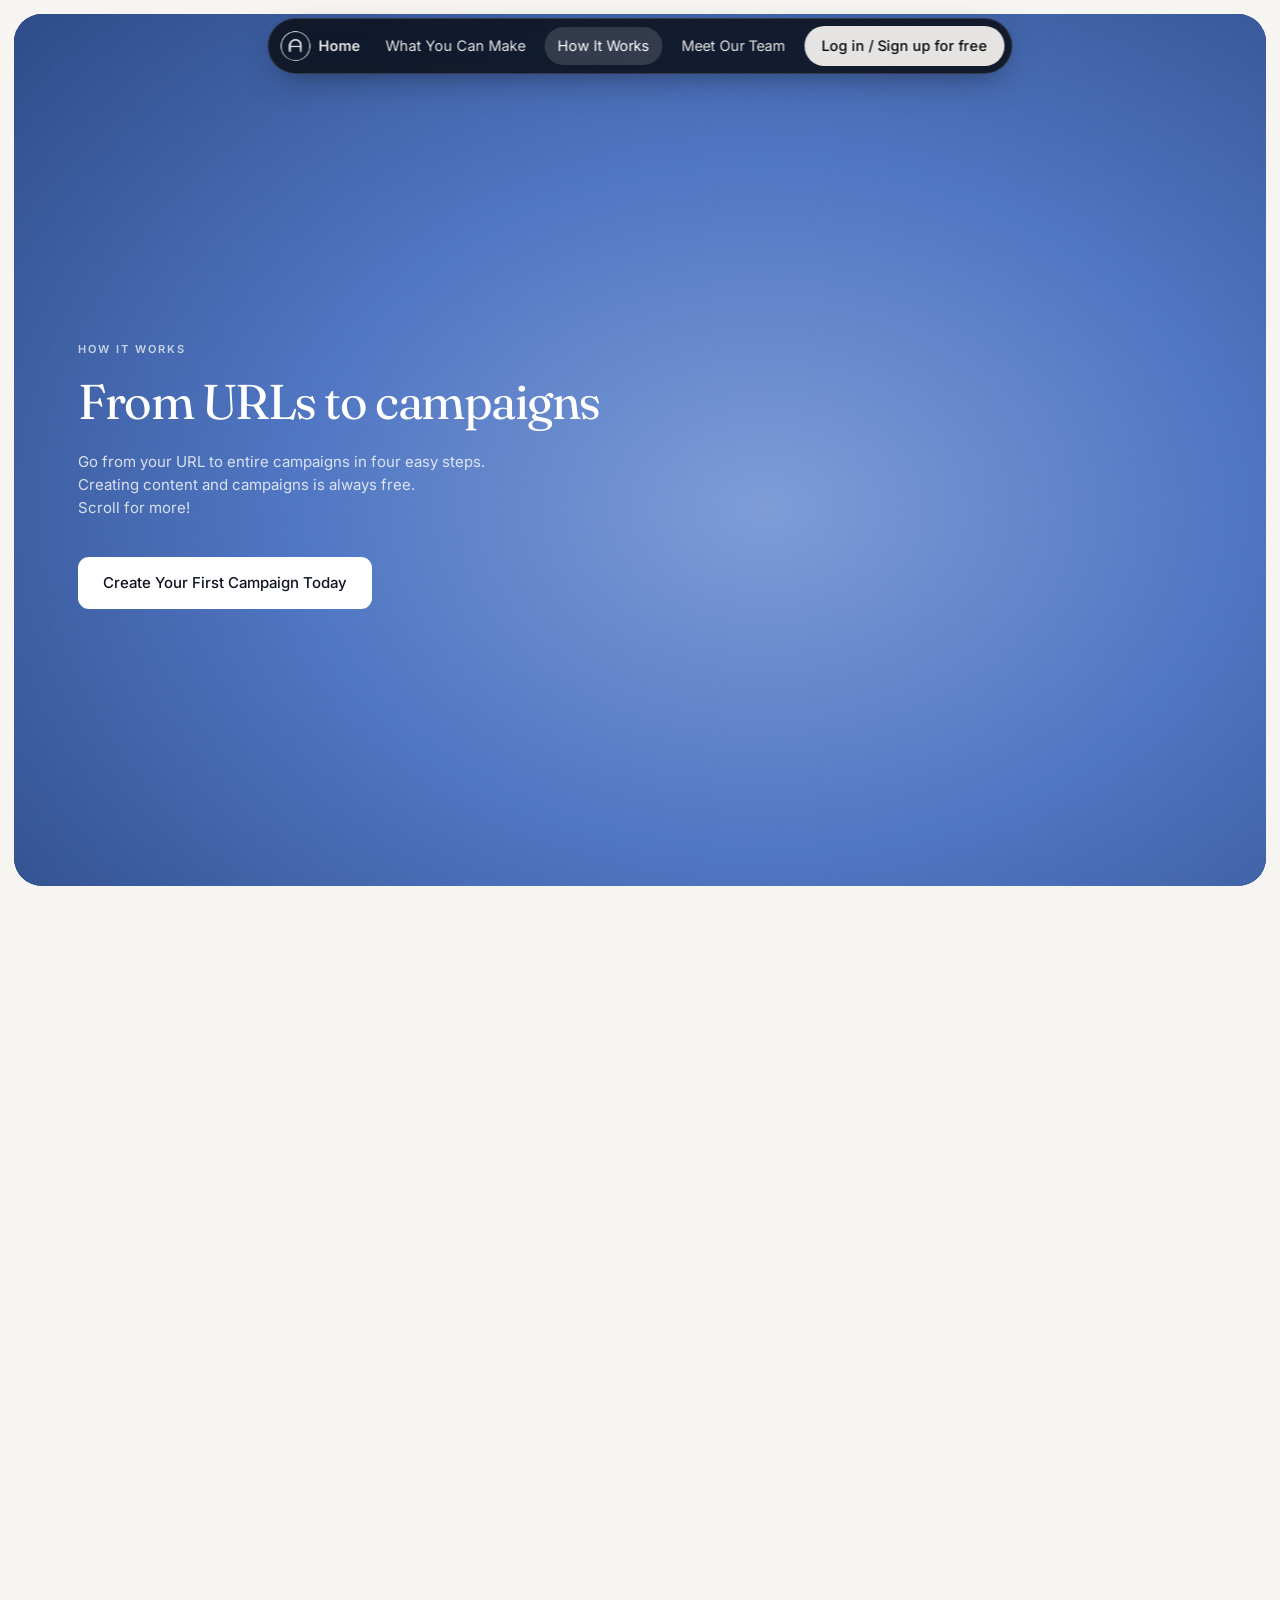
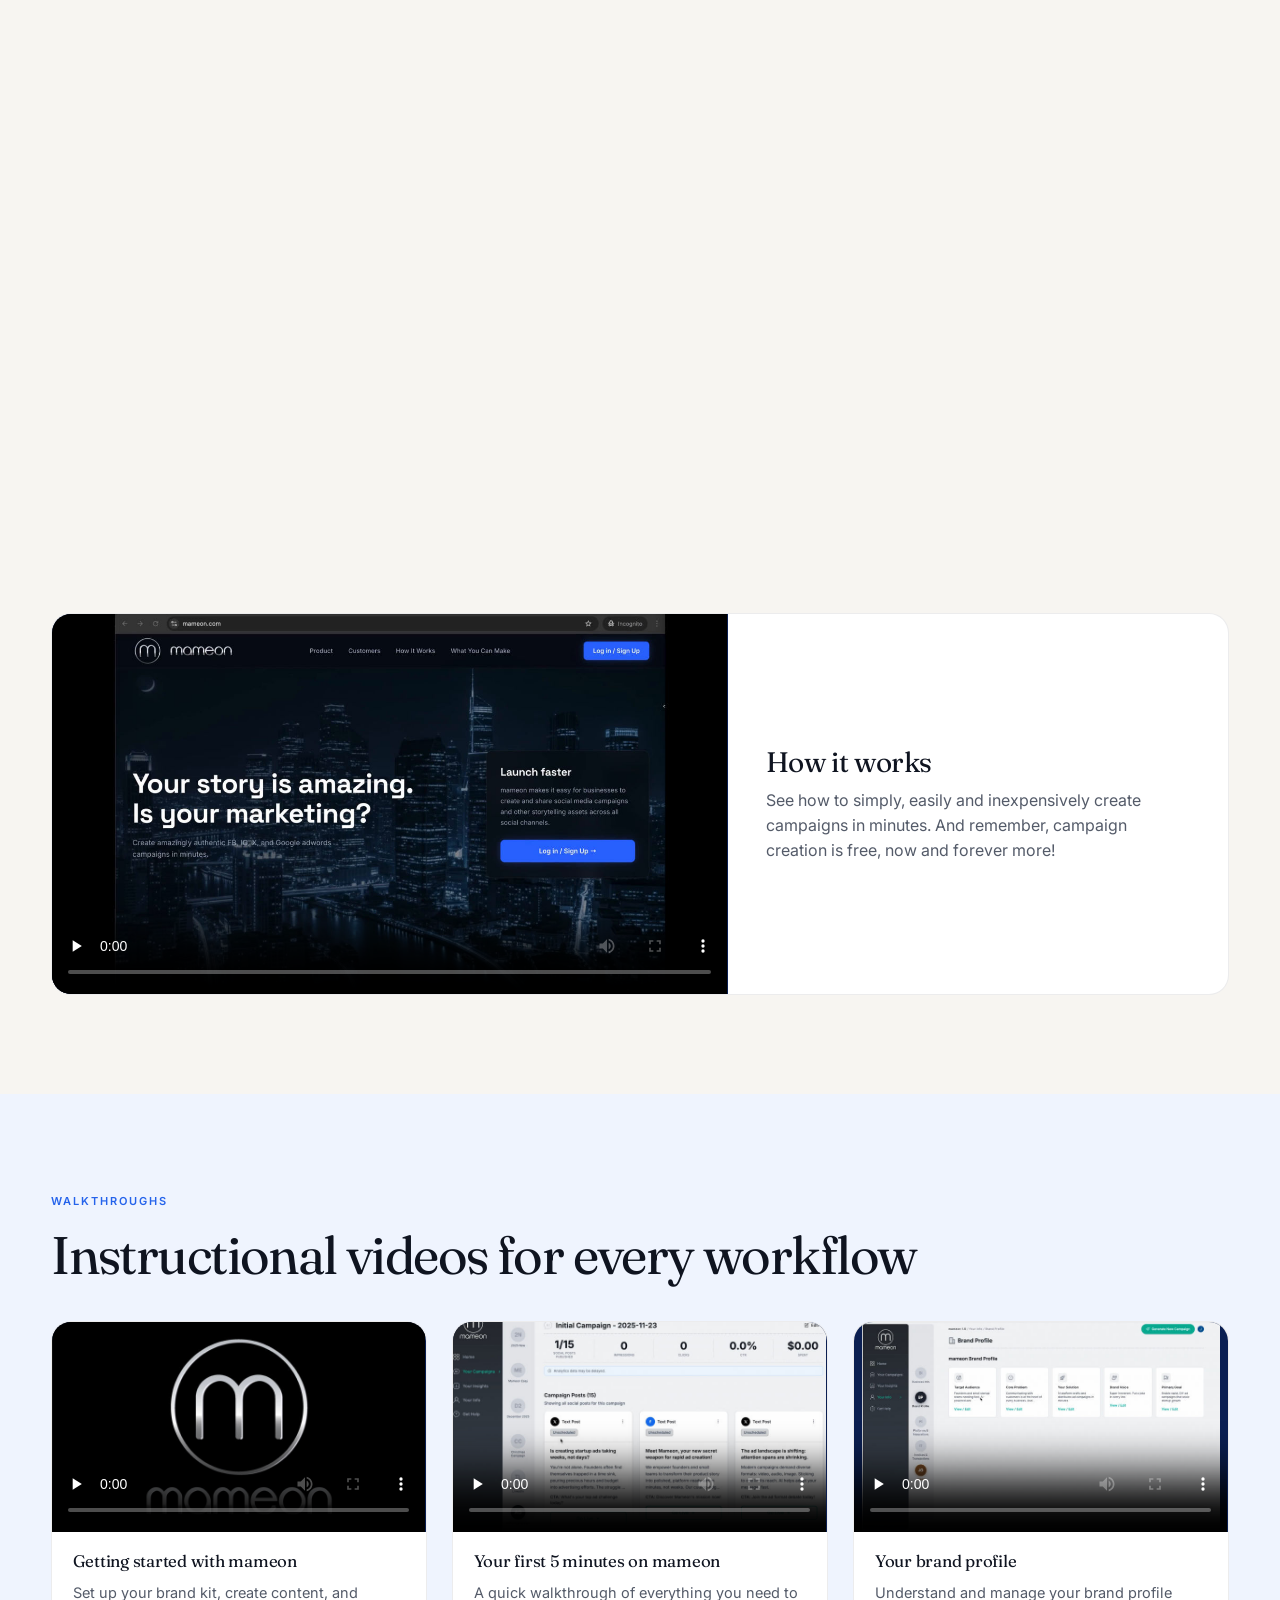
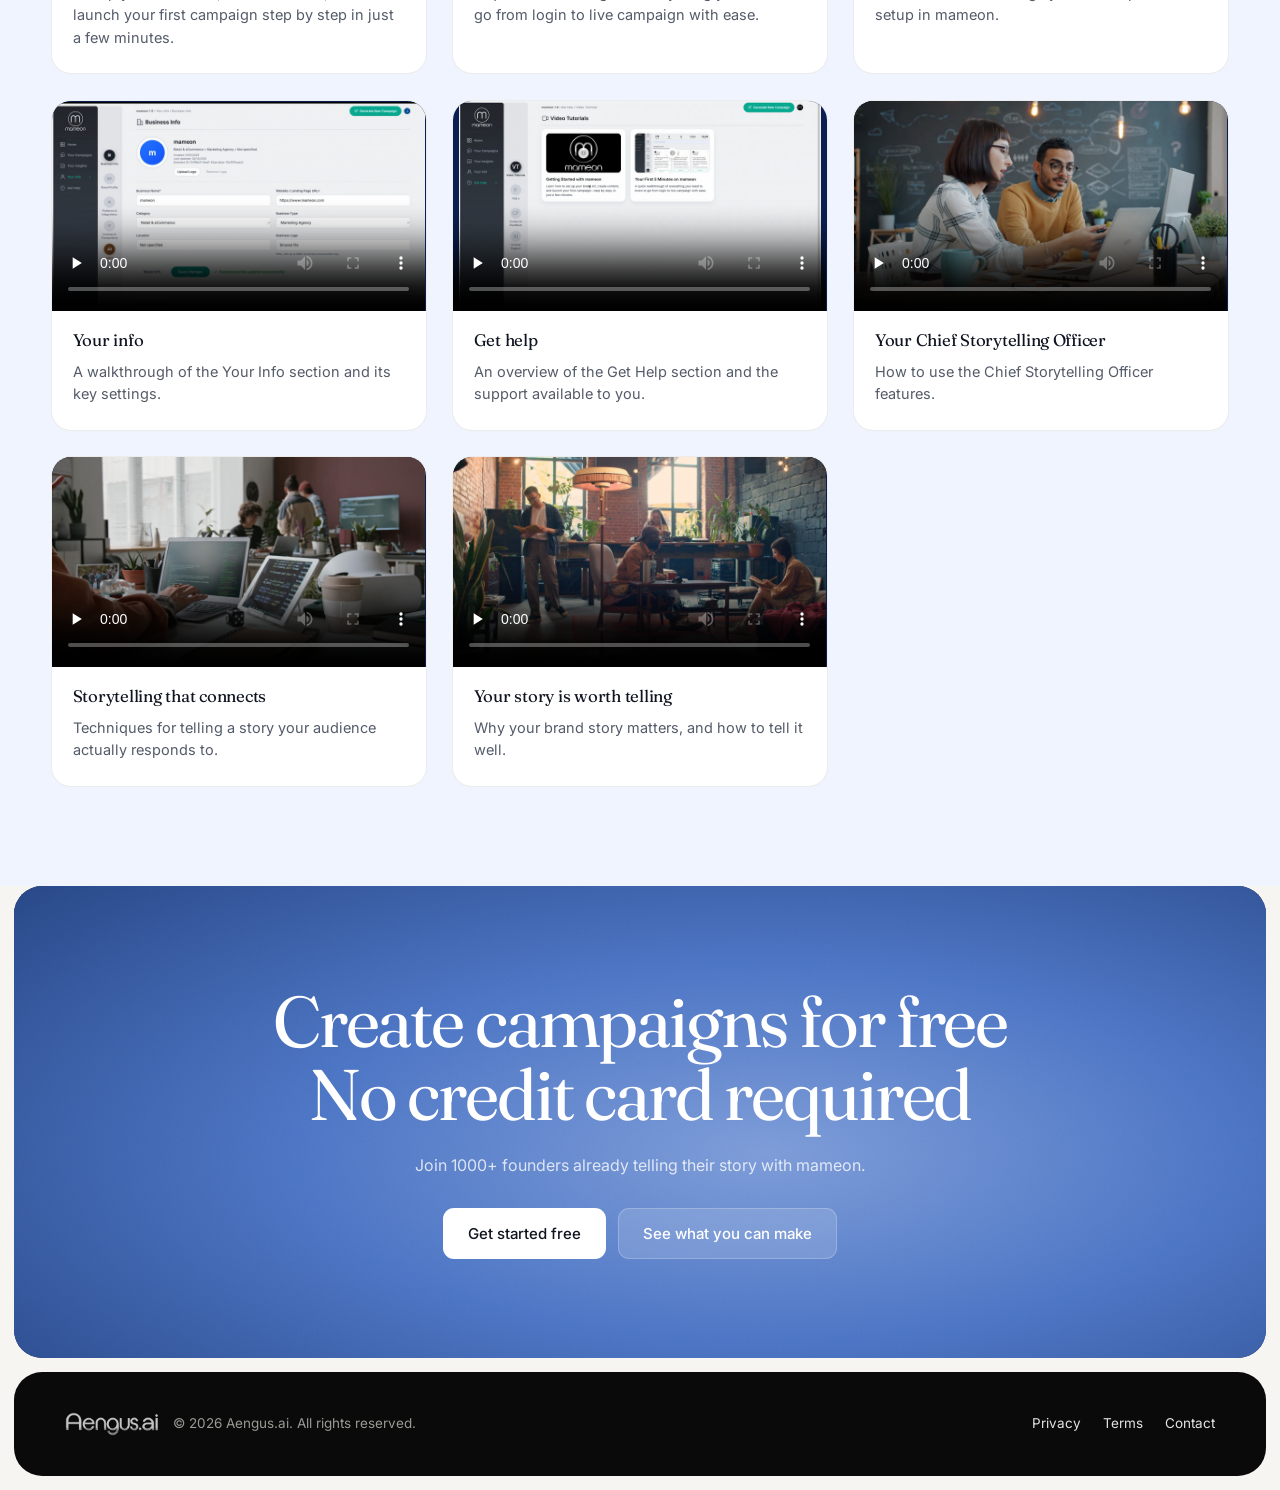
<file: how-mameon-works.html>
<!DOCTYPE html>
<html lang="en">
<head>
<meta charset="utf-8">
<meta name="viewport" content="width=device-width, initial-scale=1">
<!-- Google Tag Manager — the standard snippet, started once the page has
     loaded instead of in the head, so its scripts do not compete with the
     page for bandwidth or main-thread time on a phone. -->
<script>(function(w,d,s,l,i){w[l]=w[l]||[];w[l].push({'gtm.start':
new Date().getTime(),event:'gtm.js'});var go=function(){var f=d.getElementsByTagName(s)[0],
j=d.createElement(s),dl=l!='dataLayer'?'&l='+l:'';j.async=true;j.src=
'https://www.googletagmanager.com/gtm.js?id='+i+dl;f.parentNode.insertBefore(j,f);};
if(d.readyState==='complete')go();else w.addEventListener('load',go,{once:true});
})(window,document,'script','dataLayer','GTM-NCGPXT5P');</script>
<!-- End Google Tag Manager -->
<title>Aengus — How It Works</title>
<meta name="description" content="Go from your website URL to entire social media and ad campaigns in four easy steps. Creating content and campaigns is always free.">
<link rel="canonical" href="https://www.aengus.ai/how-mameon-works.html">
<link rel="icon" type="image/png" sizes="32x32" href="img/favicon-32.png">
<link rel="icon" type="image/png" sizes="512x512" href="img/favicon-512.png">
<link rel="apple-touch-icon" href="img/favicon-180.png">

<link rel="preload" as="image" href="aengus-wordmark.png">
<link rel="preconnect" href="https://fonts.googleapis.com">
<link rel="preconnect" href="https://fonts.gstatic.com" crossorigin>
<!-- Loaded without blocking first paint; display=swap swaps the faces in when they land. -->
<link rel="preload" as="style" href="https://fonts.googleapis.com/css2?family=Fraunces:opsz,wght@9..144,300;9..144,400;9..144,500&family=Inter:wght@400;500;600&display=swap" onload="this.onload=null;this.rel='stylesheet'">
<noscript><link href="https://fonts.googleapis.com/css2?family=Fraunces:opsz,wght@9..144,300;9..144,400;9..144,500&family=Inter:wght@400;500;600&display=swap" rel="stylesheet"></noscript>

<link rel="stylesheet" href="preview.css">
<script src="preview.js" defer></script>

<script>document.documentElement.className += " js";</script>

<style>
/* ============================================================
   FOUR STEPS
   The same numbered-step idea as the landing page, laid out as a row so the
   sequence is readable before any video is played.
   ============================================================ */
.steps{
  display:grid; gap:clamp(18px,2vw,26px); margin-top:40px;
  grid-template-columns:repeat(auto-fit, minmax(220px, 1fr));
}
.step{
  padding:26px 24px 28px; border-radius:var(--radius-lg);
  background:var(--paper-pure); border:1px solid rgba(15,20,32,.08);
}
.step .n{
  font-family:var(--display); font-size:2.4rem; line-height:1;
  color:var(--brand-tint); letter-spacing:-.02em;
}
.step h3{ margin-top:16px; font-size:1.22rem; line-height:1.16; letter-spacing:-.02em; }
.step p{ margin-top:10px; font-size:14.5px; color:var(--ink-soft); }

/* The opening walkthrough is the one to watch first, so it gets the full
   width rather than being one tile among nine. */
/* This heading is 38 characters and the 20ch measure on .sec h2 — which is
   there to keep the long ones to two or three lines — broke it in the middle
   of "for every". Wide enough to stay on one line at desktop sizes; it still
   wraps on its own once the clamp brings the type down on a narrow screen. */
.sec h2.oneline{ max-width:42ch; }

.feature{ margin-top:44px; }
.feature .vcard{ display:grid; grid-template-columns:1fr; }
@media (min-width:901px){
  .feature .vcard{ grid-template-columns:1.35fr 1fr; align-items:stretch; }
  .feature .vcard video{ height:100%; aspect-ratio:auto; }
  .feature .vcard-body{
    display:flex; flex-direction:column; justify-content:center;
    padding:clamp(28px,3vw,44px);
  }
  .feature .vcard-body h3{ font-size:clamp(1.5rem,2.2vw,2.1rem); }
  .feature .vcard-body p{ font-size:16px; }
}

/* ============================================================
   MASTHEAD FLIP
   The masthead and the four steps are two faces of one card, and scrolling
   turns it to the right — the hero goes edge-on and the steps arrive face-on
   in its place, so the page opens by turning over rather than by scrolling
   past.

   Every rule here is gated on .flip-on, which the script puts on <html> only
   when it is actually going to run the turn: wide enough, tall enough to hold
   the steps in one viewport, and motion not asked to be reduced. Without it
   .flip-stage, .flip-pin and .flip-card are styleless divs and the two faces
   are ordinary blocks in ordinary flow — which is also the no-JS rendering.
   ============================================================ */
.flip-on .flip-stage{ height:230vh; }
.flip-on .flip-pin{
  position:sticky; top:0; height:100vh;
  display:grid; place-items:center;
  /* The camera, and the clip. Far enough back that a half-turn reads as a turn
     rather than as the card lunging at the viewer — the near edge of a
     viewport-wide card at 20deg is already a good 9% oversize at this
     distance, and overflow keeps that off the rest of the page. */
  perspective:2800px; overflow:hidden;
}
.flip-on .flip-card{
  position:relative;
  /* 28px is the 14px margin the card would have had on each side, so it turns
     in exactly the box it sits in when it is still. */
  width:calc(100% - 28px); height:calc(100vh - 28px);
  transform-style:preserve-3d; will-change:transform;
}
.flip-on .flip-face{
  position:absolute; inset:0; margin:0; min-height:0;
  border-radius:var(--radius-xl); overflow:hidden;
  backface-visibility:hidden; -webkit-backface-visibility:hidden;
}
/* Mounted already turned, so the one rotation that takes the masthead away is
   the same rotation that brings this square to us. */
.flip-on .flip-back{
  transform:rotateY(180deg);
  /* flex, not grid: a single grid item sizes its track to its own content and
     the steps row came out half the width of the card. */
  display:flex; align-items:center;
  padding:clamp(36px,6vh,72px) clamp(28px,5vw,64px);
  background:var(--paper-pure); border:1px solid rgba(15,20,32,.08);
}
.flip-on .flip-back .wrap{ width:100%; }
/* The section's own spacing is written for a page that scrolls; on a face that
   has one viewport and no more, it has to fit. */
.flip-on .flip-back h2{ font-size:clamp(1.7rem,3vw,2.5rem); }
.flip-on .flip-back .steps{ margin-top:clamp(22px,4vh,40px); }
.flip-on .flip-back .step{ padding:22px 20px 24px; }
.flip-on .flip-back .step .n{ font-size:2rem; }
</style>
</head>
<body>
<!-- Google Tag Manager (noscript) -->
<noscript><iframe src="https://www.googletagmanager.com/ns.html?id=GTM-NCGPXT5P"
height="0" width="0" style="display:none;visibility:hidden"></iframe></noscript>
<!-- End Google Tag Manager (noscript) -->

<!-- ================= NAV ================= -->
<nav class="nav">
  <a class="nav-brand" href="index.html" aria-label="Home">
    <img class="brand-ink nav-mark-img" src="aengus-mark.png" alt="" width="32" height="32">
    <span class="nav-word">Home</span>
  </a>
  <a class="link" href="whatyouget.html">What You Can Make</a>
  <a class="link" href="how-mameon-works.html" aria-current="page">How It Works</a>
  <a class="link" href="meet-our-team.html">Meet Our Team</a>
  <a class="cta" href="https://app.mameon.com" data-location="navbar"><span class="cta-full">Log in / Sign up for free</span><span class="cta-short">Sign up free</span></a>
  <button class="nav-toggle" id="navToggle" type="button"
          aria-expanded="false" aria-controls="navPanel" aria-label="Open menu">
    <span></span><span></span><span></span>
  </button>

  <div class="nav-panel" id="navPanel">
    <a href="whatyouget.html">What You Can Make</a>
    <a href="how-mameon-works.html" aria-current="page">How It Works</a>
    <a href="meet-our-team.html">Meet Our Team</a>
  </div>
</nav>

<!-- ============ MASTHEAD / FOUR STEPS — ONE CARD, TWO FACES ============
     Scrolling turns the card to the right: the masthead goes edge-on and the
     four steps arrive face-on in its place. Both faces are ordinary blocks in
     ordinary flow until the script decides it is going to run the turn. -->
<section class="flip-stage">
  <div class="flip-pin">
    <div class="flip-card" id="flipCard">

      <header class="page-hero tall grain flip-face flip-front">
        <div class="page-hero-bg" aria-hidden="true"></div>
        <div class="wrap">
          <p class="eyebrow">How It Works</p>
          <h1>From URLs to campaigns</h1>
          <p class="lede"> Go from your URL to entire campaigns in four easy steps. </br>Creating content and campaigns is always free. 
          </br>Scroll for more!
</p>
          <div class="hero-btns">
            <a class="btn btn-solid" href="https://app.mameon.com" data-location="hero">Create Your First Campaign Today</a>
          </div>
        </div>
      </header>

      <section class="sec flip-face flip-back">
        <div class="wrap">
          <p class="eyebrow">The short version</p>
          <h2>Just four short steps to creating killer campaigns</h2>

          <div class="steps stagger">
            <div class="step">
              <span class="n" aria-hidden="true">01</span>
              <h3>Paste your URL</h3>
              <p>We examine your site and build a brand profile just for you. </p>
            </div>
            <div class="step">
              <span class="n" aria-hidden="true">02</span>
              <h3>Check your brand profile</h3>
              <p>Adjust anything that isn’t quite you. Your brand profile governs all campaigns.</p>
            </div>
            <div class="step">
              <span class="n" aria-hidden="true">03</span>
              <h3>Create a campaign</h3>
              <p>You can create audio, video, text or image based posts in minutes and publish instantly.</p>
            </div>
            <div class="step">
              <span class="n" aria-hidden="true">04</span>
              <h3>Publish everywhere</h3>
              <p>Push your campaigns across all platforms including Google ads, FB, IG, YT and many more.</p>
            </div>
          </div>
        </div>
      </section>

    </div>
  </div>
</section>

<!-- ================= LEAD WALKTHROUGH ================= -->
<section class="sec">
  <div class="wrap">
    <div class="feature">
      <figure class="vcard">
        <video controls preload="none" poster="img/posters/how-it-works.jpg">
          <source src="https://storage.googleapis.com/mameon-website-assets/00.%20How%20it%20Works.mp4" type="video/mp4">
        </video>
        <figcaption class="vcard-body">
          <h3>How it works</h3>
          <p>See how to simply, easily and inexpensively create campaigns in minutes. And remember, campaign creation is free, now and forever more!</p>
        </figcaption>
      </figure>
    </div>
  </div>
</section>

<!-- ================= WALKTHROUGHS ================= -->
<section class="sec sec-wash">
  <div class="wrap">
    <p class="eyebrow">Walkthroughs</p>
    <h2 class="oneline">Instructional videos for every workflow</h2>

    <div class="vgrid stagger">
      <figure class="vcard">
        <video controls preload="none" poster="img/posters/mameon.jpg">
          <source src="https://storage.googleapis.com/mameon-website-assets/01.%20Intro.mp4" type="video/mp4">
        </video>
        <figcaption class="vcard-body">
          <h3>Getting started with mameon</h3>
          <p>Set up your brand kit, create content, and launch your first campaign step
            by step in just a few minutes.</p>
        </figcaption>
      </figure>

      <figure class="vcard">
        <video controls preload="none" poster="img/posters/campaign.jpg">
          <source src="https://storage.googleapis.com/mameon-website-assets/02.%20Your%20Campaigns.mp4" type="video/mp4">
        </video>
        <figcaption class="vcard-body">
          <h3>Your first 5 minutes on mameon</h3>
          <p>A quick walkthrough of everything you need to go from login to live
            campaign with ease.</p>
        </figcaption>
      </figure>

      <figure class="vcard">
        <video controls preload="none" poster="img/posters/your-brand-profile.jpg">
          <source src="https://storage.googleapis.com/mameon-website-assets/04.%20Your%20Brand%20Profile.mp4" type="video/mp4">
        </video>
        <figcaption class="vcard-body">
          <h3>Your brand profile</h3>
          <p>Understand and manage your brand profile setup in mameon.</p>
        </figcaption>
      </figure>

      <figure class="vcard">
        <video controls preload="none" poster="img/posters/your-info.jpg">
          <source src="https://storage.googleapis.com/mameon-website-assets/06.%20Your%20Info.mp4" type="video/mp4">
        </video>
        <figcaption class="vcard-body">
          <h3>Your info</h3>
          <p>A walkthrough of the Your Info section and its key settings.</p>
        </figcaption>
      </figure>

      <figure class="vcard">
        <video controls preload="none" poster="img/posters/get-help.jpg">
          <source src="https://storage.googleapis.com/mameon-website-assets/07.%20Get%20Help.mp4" type="video/mp4">
        </video>
        <figcaption class="vcard-body">
          <h3>Get help</h3>
          <p>An overview of the Get Help section and the support available to you.</p>
        </figcaption>
      </figure>

      <figure class="vcard">
        <video controls preload="none" poster="img/posters/your-chief-storytelling-officer.jpg">
          <source src="https://storage.googleapis.com/mameon-website-assets/08.%20Your%20Chief%20Storytelling%20Officer.mp4" type="video/mp4">
        </video>
        <figcaption class="vcard-body">
          <h3>Your Chief Storytelling Officer</h3>
          <p>How to use the Chief Storytelling Officer features.</p>
        </figcaption>
      </figure>

      <figure class="vcard">
        <video controls preload="none" poster="img/posters/storytelling-that-connects.jpg">
          <source src="https://storage.googleapis.com/mameon-website-assets/09.%20Storytelling%20that%20Connects.mp4" type="video/mp4">
        </video>
        <figcaption class="vcard-body">
          <h3>Storytelling that connects</h3>
          <p>Techniques for telling a story your audience actually responds to.</p>
        </figcaption>
      </figure>

      <figure class="vcard">
        <video controls preload="none" poster="img/posters/your-story-is-worth-telling.jpg">
          <source src="https://storage.googleapis.com/mameon-website-assets/10.%20Your%20Story%20is%20Worth%20Telling.mp4" type="video/mp4">
        </video>
        <figcaption class="vcard-body">
          <h3>Your story is worth telling</h3>
          <p>Why your brand story matters, and how to tell it well.</p>
        </figcaption>
      </figure>
    </div>
  </div>
</section>

<!-- ================= CLOSING CTA ================= -->
<section class="close-card grain">
  <div class="close-bg" aria-hidden="true"></div>
  <h2>Create campaigns for free<br>No credit card required</h2>
  <p>Join 1000+ founders already telling their story with mameon.</p>
  <div class="close-btns">
    <a class="btn btn-solid" href="https://app.mameon.com" data-location="footer-cta">Get started free</a>
    <a class="btn btn-ghost" href="whatyouget.html">See what you can make</a>
  </div>
</section>

<footer>
  <span class="foot-brand">
    <img class="brand-ink foot-word" src="aengus-wordmark.png" alt="Aengus.ai" width="94" height="23">
    © 2026 Aengus.ai. All rights reserved.
  </span>
  <nav>
    <a href="privacy.html">Privacy</a>
    <a href="terms.html">Terms</a>
    <a href="index.html#contactSection">Contact</a>
  </nav>
</footer>


<!-- The turn. Plain rAF-throttled scroll maths rather than a library: one
     element, one property, and the page carries no animation dependency. -->
<script>
(function () {
  var stage = document.querySelector('.flip-stage');
  var card  = document.getElementById('flipCard');
  if (!stage || !card) return;

  var root    = document.documentElement;
  var reduced = window.matchMedia('(prefers-reduced-motion: reduce)');
  var on = false, queued = false;

  /* 640px of height is the floor for the steps face: below it the four cards
     and their heading cannot be read in one viewport, and a card that has to
     scroll internally is worse than a section that simply follows. */
  function eligible() {
    return !reduced.matches && window.innerWidth >= 981 && window.innerHeight >= 640;
  }

  function render() {
    queued = false;
    if (!on) return;
    var travel = stage.offsetHeight - window.innerHeight;   // the pinned run
    var p = travel > 0
      ? Math.min(Math.max(-stage.getBoundingClientRect().top / travel, 0), 1)
      : 0;
    /* A dip in scale across the turn, deepest at the edge-on frame: the card
       reads as passing through depth rather than as a flat picture being
       squeezed and let go. */
    var dip = 1 - 0.07 * Math.sin(p * Math.PI);
    card.style.transform = 'rotateY(' + (p * 180) + 'deg) scale(' + dip + ')';
  }

  function onScroll() {
    if (!queued) { queued = true; requestAnimationFrame(render); }
  }

  function sync() {
    var want = eligible();
    if (want !== on) {
      on = want;
      root.classList.toggle('flip-on', on);
      if (!on) card.style.transform = '';
    }
    if (on) render();
  }

  window.addEventListener('scroll', onScroll, { passive: true });
  window.addEventListener('resize', sync, { passive: true });
  if (reduced.addEventListener) reduced.addEventListener('change', sync);
  sync();
})();
</script>

<!-- GTM: track signup / login CTA clicks (delegated, so buttons added later are covered too) -->
<script>
document.addEventListener('click', function (e) {
  if (!e.target || !e.target.closest) return;
  var btn = e.target.closest('a[href^="https://app.mameon.com"]');
  if (!btn) return;
  window.dataLayer = window.dataLayer || [];
  window.dataLayer.push({
    event: 'signup_click',
    button_location: btn.dataset.location || 'unknown',
    link_text: (btn.textContent || '').trim()
  });
});
</script>
</body>
</html>
</file>
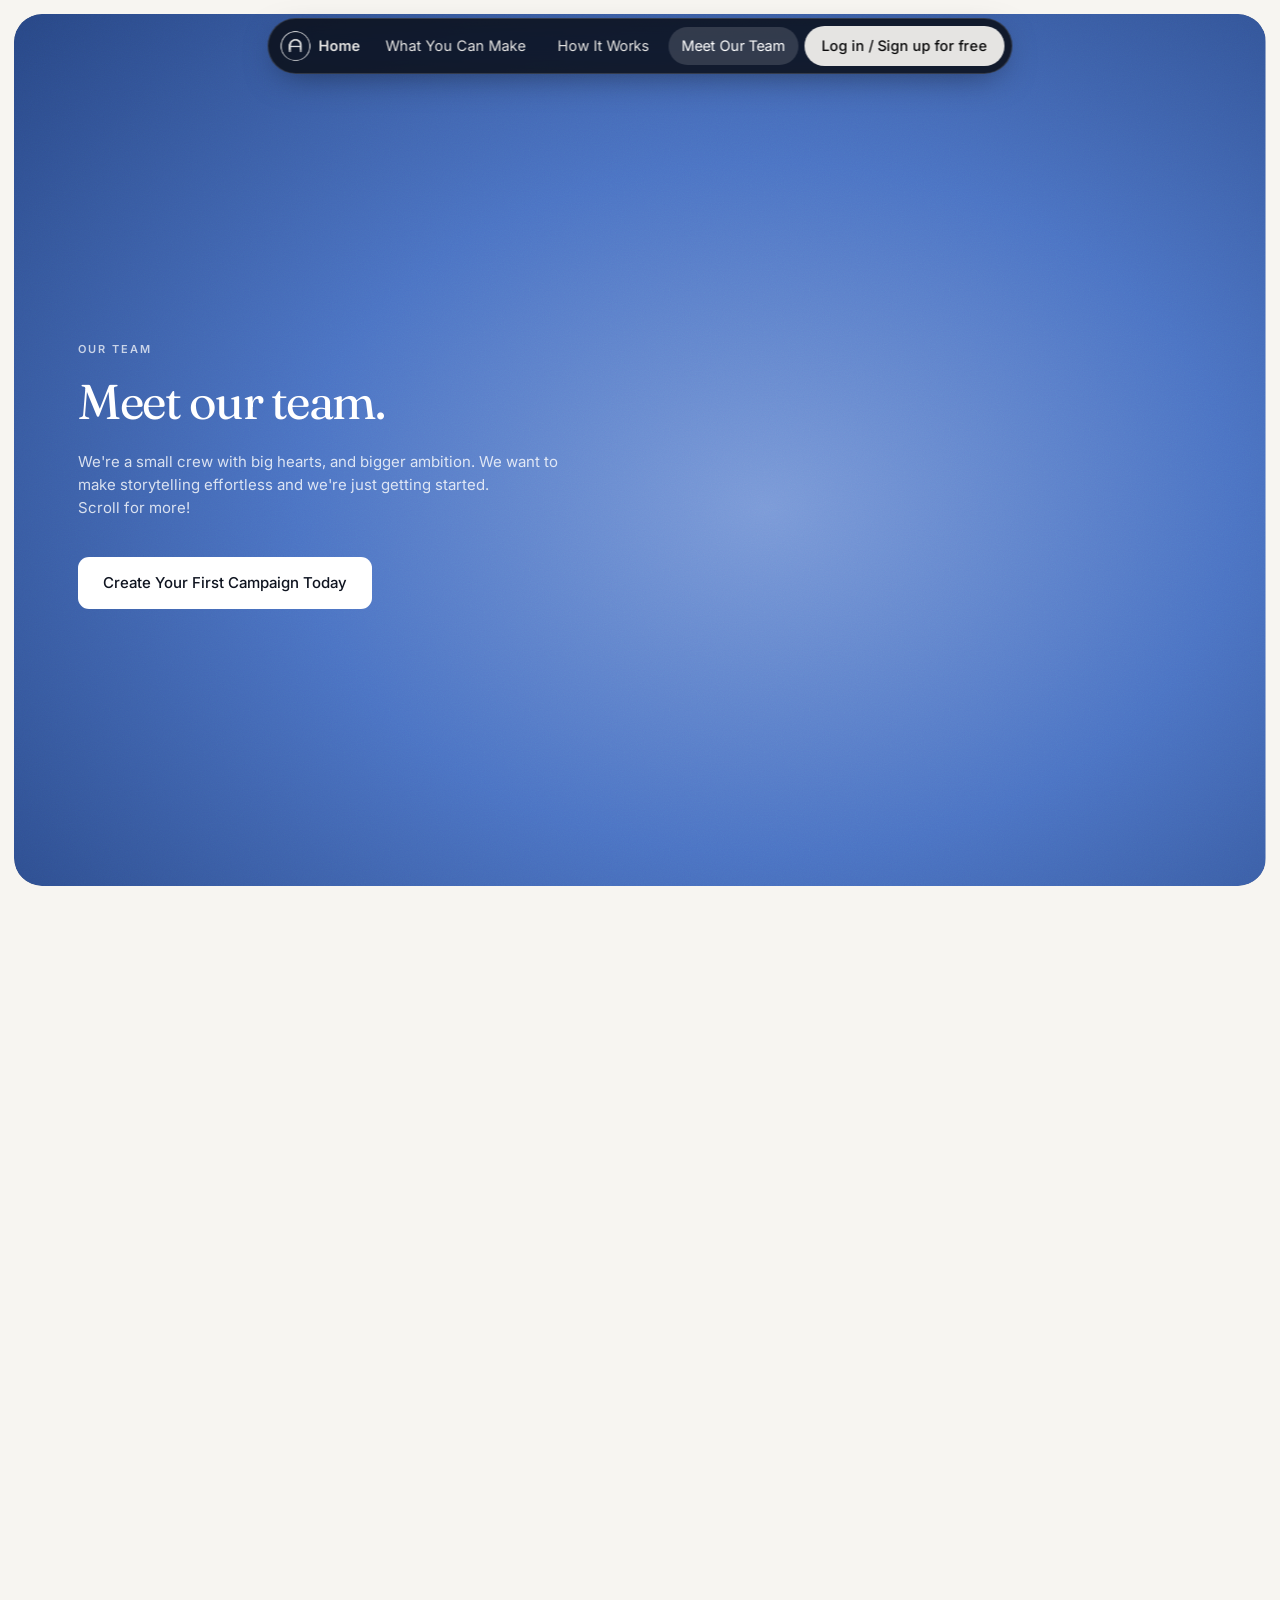
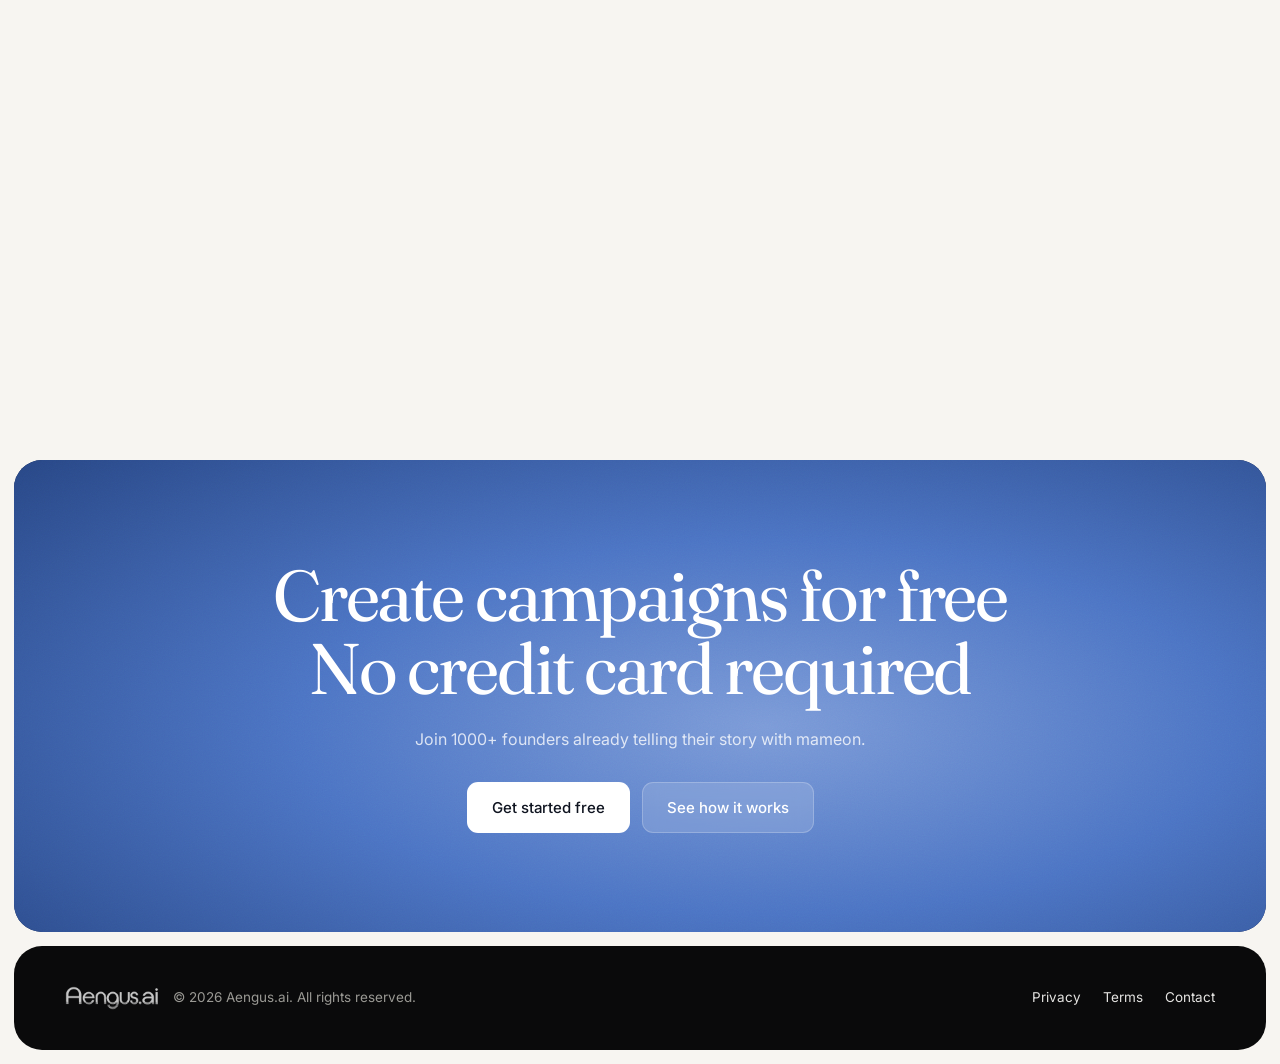
<file: meet-our-team.html>
<!DOCTYPE html>
<html lang="en">
<head>
<meta charset="utf-8">
<meta name="viewport" content="width=device-width, initial-scale=1">
<!-- Google Tag Manager — the standard snippet, started once the page has
     loaded instead of in the head, so its scripts do not compete with the
     page for bandwidth or main-thread time on a phone. -->
<script>(function(w,d,s,l,i){w[l]=w[l]||[];w[l].push({'gtm.start':
new Date().getTime(),event:'gtm.js'});var go=function(){var f=d.getElementsByTagName(s)[0],
j=d.createElement(s),dl=l!='dataLayer'?'&l='+l:'';j.async=true;j.src=
'https://www.googletagmanager.com/gtm.js?id='+i+dl;f.parentNode.insertBefore(j,f);};
if(d.readyState==='complete')go();else w.addEventListener('load',go,{once:true});
})(window,document,'script','dataLayer','GTM-NCGPXT5P');</script>
<!-- End Google Tag Manager -->
<title>Aengus — Meet Our Team</title>
<meta name="description" content="Meet the small team with big ambition behind the platform, on a mission to make storytelling and advertising effortless for founders and startups.">
<link rel="canonical" href="https://www.aengus.ai/meet-our-team.html">
<link rel="icon" type="image/png" sizes="32x32" href="img/favicon-32.png">
<link rel="icon" type="image/png" sizes="512x512" href="img/favicon-512.png">
<link rel="apple-touch-icon" href="img/favicon-180.png">

<link rel="preload" as="image" href="aengus-wordmark.png">
<link rel="preconnect" href="https://fonts.googleapis.com">
<link rel="preconnect" href="https://fonts.gstatic.com" crossorigin>
<!-- Loaded without blocking first paint; display=swap swaps the faces in when they land. -->
<link rel="preload" as="style" href="https://fonts.googleapis.com/css2?family=Fraunces:opsz,wght@9..144,300;9..144,400;9..144,500&family=Inter:wght@400;500;600&display=swap" onload="this.onload=null;this.rel='stylesheet'">
<noscript><link href="https://fonts.googleapis.com/css2?family=Fraunces:opsz,wght@9..144,300;9..144,400;9..144,500&family=Inter:wght@400;500;600&display=swap" rel="stylesheet"></noscript>

<link rel="stylesheet" href="preview.css">
<script src="preview.js" defer></script>

<!-- Marks that JS is alive. Reveal styles hang off this class, so if the
     script ever fails, every section renders fully visible. -->
<script>document.documentElement.className += " js";</script>

<style>
/* ============================================================
   TEAM GRID
   Six columns so the founder's card can take half the row and the rest
   sit two-up — an editorial break rather than five identical tiles.
   ============================================================ */
.team{
  display:grid; gap:clamp(18px,2vw,28px); margin-top:44px;
  grid-template-columns:repeat(6, 1fr);
}
.member{
  grid-column:span 2;
  background:var(--paper-pure); border-radius:var(--radius-lg);
  border:1px solid rgba(15,20,32,.08); overflow:hidden;
  display:flex; flex-direction:column;
  transition:transform .25s cubic-bezier(.22,.8,.3,1), box-shadow .25s ease;
}
.member:hover{ transform:translateY(-3px); box-shadow:0 18px 40px -22px rgba(15,20,32,.5); }

.portrait{ position:relative; background:var(--hero-grad); }
/* The photograph does not stop, it runs out: a short wash of the card's own
   white over the foot of the frame, so the picture and the words under it read
   as one object rather than as a photo with a caption stuck beneath it. */
.portrait::after{
  content:""; position:absolute; left:0; right:0; bottom:0; height:30%;
  pointer-events:none;
  background:linear-gradient(to bottom,
    rgba(255,255,255,0) 0%, rgba(255,255,255,.55) 55%, var(--paper-pure) 100%);
}
/* --focus-x is the per-portrait art direction: lowering it slides the subject
   rightwards in the frame, raising it slides them left. */
/* 4/5 gave each portrait ~460px of height at this column width, which made the
   picture the whole card and pushed the bio below the fold of it. Square is
   enough to read a face and leaves the words their share of the card. */
.portrait img{
  /* height:auto matters: the <img> carries width/height attributes, and with a
     definite height from those the aspect-ratio below is ignored — which is
     why these were rendering at their intrinsic 800px all along. */
  width:100%; height:auto; aspect-ratio:1/1; object-fit:cover;
  object-position:var(--focus-x, 50%) 20%;
}
.member-hatim .portrait img{ --focus-x:36%; }
.member-body{ padding:22px clamp(18px,1.6vw,24px) 26px; display:flex; flex-direction:column; flex:1; }
.member-body h2{
  font-size:clamp(1.15rem,1.5vw,1.5rem); line-height:1.14;
  letter-spacing:-.02em; max-width:none;
}
.role{
  align-self:flex-start; margin-top:11px;
  padding:5px 12px; border-radius:999px;
  background:var(--brand-wash); border:1px solid var(--brand-edge);
  font-size:12px; font-weight:600; letter-spacing:.04em; text-transform:uppercase;
  color:var(--brand-deep);
}
.bio{ margin-top:16px; display:grid; gap:11px; }
.bio p{ font-size:14.5px; line-height:1.62; color:var(--ink-soft); }
.li{
  margin-top:auto; align-self:flex-start;
  display:flex; align-items:center; gap:8px; padding-top:20px;
  font-size:13.5px; font-weight:500; color:var(--brand);
}
.li svg{ width:17px; height:17px; fill:currentColor; }
.li:hover{ color:var(--brand-deep); }

/* Row one is three-up. That leaves two for row two, so those go wide and lay
   the portrait beside the words — a change of rhythm, and no dead column. */
.member.wide{ grid-column:span 3; }
@media (min-width:901px){
  .member.wide{ flex-direction:row; }
  .member.wide .portrait{ flex:0 0 34%; }
  .member.wide .portrait img{ height:100%; aspect-ratio:auto; }
  /* Side by side, the join to the words is vertical, so the wash turns with
     it — off the right edge of the picture instead of its foot. */
  .member.wide .portrait::after{
    top:0; bottom:0; left:auto; width:34%; height:auto;
    background:linear-gradient(to right,
      rgba(255,255,255,0) 0%, rgba(255,255,255,.55) 55%, var(--paper-pure) 100%);
  }
  .member.wide .member-body{ padding:clamp(24px,2.4vw,34px); }
  .member.wide h2{ font-size:clamp(1.3rem,1.8vw,1.7rem); }
}

@media (max-width:900px){
  .team{ grid-template-columns:repeat(4, 1fr); }
  .member, .member.wide{ grid-column:span 2; }
}
@media (max-width:640px){
  .team{ grid-template-columns:1fr; }
  .member, .member.wide{ grid-column:auto; }
}

/* ============================================================
   MASTHEAD WIPE
   Scrolling does not move the card. It is pinned, and the scroll takes it
   away from the left and right edges together; the two edges close on the
   middle and meet there as the card goes completely. The team rises from
   below through the second half of it, so by the time the card is gone the
   page is already there instead of an empty screen.

   The mask is two layers, one per half — a single left-to-right gradient
   cannot eat inward from both ends without its stops crossing and leaving a
   sliver. Each half fades from its own outer edge, the feather travelling in
   with it; --e is how far each side has been taken, from -18% (whole, the
   feather parked outside the card) to 100% (that half gone). 51% each rather
   than 50% so there is no hairline seam where they meet.

   All of it gated on .wipe-on, which the script sets only when it will run
   the wipe: wide, tall enough, and motion not asked to be reduced.
   ============================================================ */
.wipe-on .wipe-stage{
  position:relative; z-index:2; height:190vh;
  /* the stage is a tall transparent box over the top of the team section;
     only the card itself may take clicks, and only while it is still there */
  pointer-events:none;
}
/* flow-root so the card's 14px top margin stays inside the pin instead of
   collapsing through it and knocking the sticky box out of true */
.wipe-on .wipe-pin{ position:sticky; top:0; height:100vh; display:flow-root; }
.wipe-on .wipe-card{
  pointer-events:auto;
  --e:-18%;
  -webkit-mask-image:
    linear-gradient(to right, transparent 0, transparent var(--e), #000 calc(var(--e) + 18%)),
    linear-gradient(to left,  transparent 0, transparent var(--e), #000 calc(var(--e) + 18%));
          mask-image:
    linear-gradient(to right, transparent 0, transparent var(--e), #000 calc(var(--e) + 18%)),
    linear-gradient(to left,  transparent 0, transparent var(--e), #000 calc(var(--e) + 18%));
  -webkit-mask-size:51% 100%, 51% 100%;
          mask-size:51% 100%, 51% 100%;
  -webkit-mask-position:left top, right top;
          mask-position:left top, right top;
  -webkit-mask-repeat:no-repeat, no-repeat;
          mask-repeat:no-repeat, no-repeat;
}
/* The words go with the card rather than being cut by it: --fade runs 0 → 1
   through the first 60% of the scroll, so the copy has dissolved before the
   closing edges get anywhere near it. Opacity carries it; the small lift and
   blur are what make it read as dissolving rather than as a dimmer switch.
   On .wrap, not on the lines themselves, so it never touches their own
   entrance animations. */
.wipe-on .wipe-card{ --fade:0; }
.wipe-on .wipe-card .wrap{
  opacity:calc(1 - var(--fade));
  transform:translateY(calc(var(--fade) * -14px));
  filter:blur(calc(var(--fade) * 3px));
}

/* ---- the white card ----
   Its stage is pulled up by one viewport, which puts the card's top at 14px —
   exactly where the blue card sits — at the moment the blue card finishes
   going. It sticks there for the spacer's 70vh while it opens, then scrolls on
   as the page. The whole time the blue card is going it is already there
   underneath, fully masked, so there is nothing to see until it opens.

   The mask is the blue card's, reversed: the same two halves, each now opaque
   from the middle outward with the feather at its leading edge. --r is how
   far each half has opened, -18% (shut, the feather parked at the centre
   line) to 100% (open). */
.wipe-on .white-stage{ position:relative; z-index:1; margin-top:-100vh; padding-top:14px; }
/* 140vh: the first half of it is the opening, the second half is a hold. The
   members come in as the card finishes opening, and without the hold the card
   let go of its pin at that same moment — so they appeared already moving and
   were gone past the top before they could be read. Now they arrive onto a
   card that stays still for another 70vh of scrolling before the page moves
   on. */
.wipe-on .white-spacer{ height:140vh; }
.wipe-on .team-card{
  position:sticky; top:14px;
  margin:0 14px; border-radius:var(--radius-xl);
  /* White on the warm paper is a quiet difference, so the edge does the
     work of showing the card's shape while it is opening. */
  background:var(--paper-pure); border:1px solid rgba(15,20,32,.11);
  pointer-events:none;
  --r:-18%;
  -webkit-mask-image:
    linear-gradient(to left,  #000 0, #000 var(--r), transparent calc(var(--r) + 18%)),
    linear-gradient(to right, #000 0, #000 var(--r), transparent calc(var(--r) + 18%));
          mask-image:
    linear-gradient(to left,  #000 0, #000 var(--r), transparent calc(var(--r) + 18%)),
    linear-gradient(to right, #000 0, #000 var(--r), transparent calc(var(--r) + 18%));
  -webkit-mask-size:51% 100%, 51% 100%;
          mask-size:51% 100%, 51% 100%;
  -webkit-mask-position:left top, right top;
          mask-position:left top, right top;
  -webkit-mask-repeat:no-repeat, no-repeat;
          mask-repeat:no-repeat, no-repeat;
}
/* Fully open: no mask left to composite over a card this tall, and it takes
   clicks again. */
.wipe-on .team-card.open{ pointer-events:auto; -webkit-mask-image:none; mask-image:none; }

/* White members on a white card need a little depth to stay separate. */
.wipe-on .team-card .member{ box-shadow:0 14px 34px -24px rgba(15,20,32,.35); }

/* ---- the members, one by one ----
   Hidden until the white card is fully open, then shown in order by the
   script, a beat apart. Those still below the fold wait until they are
   scrolled to. This sits after preview.css, so at equal specificity it
   overrides the grid's own stagger reveal, which would otherwise play out
   unseen behind the closed card. */
.wipe-on .team .member{
  opacity:0; transform:translateY(22px);
  transition:opacity .6s cubic-bezier(.22,.8,.3,1),
             transform .6s cubic-bezier(.22,.8,.3,1), box-shadow .25s ease;
}
.wipe-on .team .member.shown{ opacity:1; transform:none; }
.wipe-on .team .member.shown:hover{ transform:translateY(-3px); }
</style>
</head>
<body>
<!-- Google Tag Manager (noscript) -->
<noscript><iframe src="https://www.googletagmanager.com/ns.html?id=GTM-NCGPXT5P"
height="0" width="0" style="display:none;visibility:hidden"></iframe></noscript>
<!-- End Google Tag Manager (noscript) -->

<!-- ================= NAV ================= -->
<nav class="nav">
  <a class="nav-brand" href="index.html" aria-label="Home">
    <img class="brand-ink nav-mark-img" src="aengus-mark.png" alt="" width="32" height="32">
    <span class="nav-word">Home</span>
  </a>
  <a class="link" href="whatyouget.html">What You Can Make</a>
  <a class="link" href="how-mameon-works.html">How It Works</a>
  <a class="link" href="meet-our-team.html" aria-current="page">Meet Our Team</a>
  <a class="cta" href="https://app.mameon.com" data-location="navbar"><span class="cta-full">Log in / Sign up for free</span><span class="cta-short">Sign up free</span></a>
  <button class="nav-toggle" id="navToggle" type="button"
          aria-expanded="false" aria-controls="navPanel" aria-label="Open menu">
    <span></span><span></span><span></span>
  </button>

  <div class="nav-panel" id="navPanel">
    <a href="whatyouget.html">What You Can Make</a>
    <a href="how-mameon-works.html">How It Works</a>
    <a href="meet-our-team.html" aria-current="page">Meet Our Team</a>
  </div>
</nav>

<!-- ================= MASTHEAD ================= -->
<!-- ============ MASTHEAD — WIPED AWAY WHERE IT STANDS ============
     The card holds still while the page scrolls, and is taken away from both
     sides at once until the two edges meet in the middle and nothing is left.
     Until the script decides it is going to run this, the stage and the pin are
     styleless and the card is an ordinary block in ordinary flow. -->
<div class="wipe-stage">
  <div class="wipe-pin">
<header class="page-hero tall grain wipe-card" id="wipeCard">
  <div class="page-hero-bg" aria-hidden="true"></div>
  <div class="wrap">
    <p class="eyebrow">Our team</p>
    <h1>Meet our team.</h1>
    <p class="lede">We're a small crew with big hearts, and bigger ambition. We want to
      make storytelling effortless and we're just getting started.</br> Scroll for more!</p>
    <div class="hero-btns">
      <a class="btn btn-solid" href="https://app.mameon.com" data-location="hero">Create Your First Campaign Today</a>
    </div>
  </div>
</header>
  </div>
</div>


<!-- ================= TEAM — THE WHITE CARD ================= -->
<!-- The white card takes the blue card's place once that has gone: it holds
     still in the same spot and opens from the middle out to both sides — the
     blue card's wipe, run backwards — and then the members come in one by
     one. The spacer after it is the scroll it stays still for. -->
<div class="white-stage">
<section class="sec team-card" id="teamCard">
  <div class="wrap">
    <div class="team stagger">

      <article class="member">
        <div class="portrait">
          <img src="img/team-Jason.jpg" alt="Jason O'Mahony" width="640" height="800" loading="lazy" decoding="async">
        </div>
        <div class="member-body">
          <h2>Jason O'Mahony</h2>
          <span class="role">Founder &amp; CEO</span>
          <div class="bio">
            <p>Jason was born on the wild Atlantic coast of Ireland, and is a master storyteller.</p>
            <p>He's made documentaries for PBS, was Head of Production at Udacity, and is a
              graduate of Stanford GSB.</p>
            <p>He wants to build a world where every startup can connect and communicate with
              their customers as effectively as the biggest brands.</p>
          </div>
          <a class="li" href="https://www.linkedin.com/in/omahonyjason/" target="_blank" rel="noopener noreferrer">
            <svg viewBox="0 0 24 24" aria-hidden="true"><path d="M19 3A2 2 0 0 1 21 5V19A2 2 0 0 1 19 21H5A2 2 0 0 1 3 19V5A2 2 0 0 1 5 3H19ZM8.34 10.09H5.66V18H8.34V10.09ZM7 6.5A1.56 1.56 0 1 0 7 9.62A1.56 1.56 0 1 0 7 6.5ZM18.34 13.46C18.34 11.07 17.06 9.96 15.35 9.96C13.96 9.96 13.34 10.72 13 11.26V10.09H10.43V18H13.11V14.09C13.11 13.05 13.31 12.04 14.59 12.04C15.85 12.04 15.87 13.22 15.87 14.15V18H18.55V13.46H18.34Z"/></svg>
            LinkedIn
          </a>
        </div>
      </article>

      <article class="member">
        <div class="portrait">
          <img src="team/Wayne.jpg" alt="Wayne Gao" width="640" height="800" loading="lazy" decoding="async">
        </div>
        <div class="member-body">
          <h2>Wayne Gao</h2>
          <span class="role">CTO</span>
          <div class="bio">
            <p>With over 20 years of experience in software and systems development, Wayne is
              a CTO rock star.</p>
            <p>He led projects at bitHuman and AiFi covering multimodal visual agents,
              autonomous checkout, synthetic data, and digital twin platforms.</p>
            <p>He also holds 12 national patents, in areas as diverse as smart home devices
              and computer vision.</p>
          </div>
          <a class="li" href="https://www.linkedin.com/in/wn80sr/" target="_blank" rel="noopener noreferrer">
            <svg viewBox="0 0 24 24" aria-hidden="true"><path d="M19 3A2 2 0 0 1 21 5V19A2 2 0 0 1 19 21H5A2 2 0 0 1 3 19V5A2 2 0 0 1 5 3H19ZM8.34 10.09H5.66V18H8.34V10.09ZM7 6.5A1.56 1.56 0 1 0 7 9.62A1.56 1.56 0 1 0 7 6.5ZM18.34 13.46C18.34 11.07 17.06 9.96 15.35 9.96C13.96 9.96 13.34 10.72 13 11.26V10.09H10.43V18H13.11V14.09C13.11 13.05 13.31 12.04 14.59 12.04C15.85 12.04 15.87 13.22 15.87 14.15V18H18.55V13.46H18.34Z"/></svg>
            LinkedIn
          </a>
        </div>
      </article>

      <article class="member">
        <div class="portrait">
          <img src="img/team-Dave.jpg" alt="Dave Spillane" width="640" height="800" loading="lazy" decoding="async">
        </div>
        <div class="member-body">
          <h2>Dave Spillane</h2>
          <span class="role">Chair of Board</span>
          <div class="bio">
            <p>Also hailing from Ireland, Dave holds a concurrent role at Catalyze Advisors
              and Point Arena LLC, where he helps run operations and finance.</p>
            <p>Dave spent 12 years at Ernst &amp; Young before joining Facebook as its Chief
              Accounting Officer.</p>
            <p>After helping to take Facebook public in 2012, Dave joined Stripe as its
              Chief Accountant.</p>
          </div>
          <a class="li" href="https://www.linkedin.com/in/davespillane/" target="_blank" rel="noopener noreferrer">
            <svg viewBox="0 0 24 24" aria-hidden="true"><path d="M19 3A2 2 0 0 1 21 5V19A2 2 0 0 1 19 21H5A2 2 0 0 1 3 19V5A2 2 0 0 1 5 3H19ZM8.34 10.09H5.66V18H8.34V10.09ZM7 6.5A1.56 1.56 0 1 0 7 9.62A1.56 1.56 0 1 0 7 6.5ZM18.34 13.46C18.34 11.07 17.06 9.96 15.35 9.96C13.96 9.96 13.34 10.72 13 11.26V10.09H10.43V18H13.11V14.09C13.11 13.05 13.31 12.04 14.59 12.04C15.85 12.04 15.87 13.22 15.87 14.15V18H18.55V13.46H18.34Z"/></svg>
            LinkedIn
          </a>
        </div>
      </article>

      <article class="member wide member-hatim">
        <div class="portrait">
          <img src="team/Hatim.jpeg" alt="Hatim Filali" width="640" height="800" loading="lazy" decoding="async">
        </div>
        <div class="member-body">
          <h2>Hatim Filali</h2>
          <span class="role">Software Engineer</span>
          <div class="bio">
            <p>Hatim trained in Morocco's famed 1337 Coding School, one of the most demanding
              and selective coding programmes anywhere in the world.</p>
            <p>He's the rare engineer who is fluent across the whole backend: cloud
              infrastructure, payments, integrations, real-time systems. Give him something
              that doesn't exist yet and there's a great chance it'll exist by Friday.</p>
            <p>He builds things that work, quietly and without fuss, and loves Real Madrid
              and Zack Snyder's 300.</p>
          </div>
          <a class="li" href="https://www.linkedin.com/in/hatim-filali-091049249/" target="_blank" rel="noopener noreferrer">
            <svg viewBox="0 0 24 24" aria-hidden="true"><path d="M19 3A2 2 0 0 1 21 5V19A2 2 0 0 1 19 21H5A2 2 0 0 1 3 19V5A2 2 0 0 1 5 3H19ZM8.34 10.09H5.66V18H8.34V10.09ZM7 6.5A1.56 1.56 0 1 0 7 9.62A1.56 1.56 0 1 0 7 6.5ZM18.34 13.46C18.34 11.07 17.06 9.96 15.35 9.96C13.96 9.96 13.34 10.72 13 11.26V10.09H10.43V18H13.11V14.09C13.11 13.05 13.31 12.04 14.59 12.04C15.85 12.04 15.87 13.22 15.87 14.15V18H18.55V13.46H18.34Z"/></svg>
            LinkedIn
          </a>
        </div>
      </article>

      <article class="member wide">
        <div class="portrait">
          <img src="team/Oussama.jpeg" alt="Oussama Ryadi" width="640" height="800" loading="lazy" decoding="async">
        </div>
        <div class="member-body">
          <h2>Oussama Ryadi</h2>
          <span class="role">Software Engineer</span>
          <div class="bio">
            <p>Oussama trained in Morocco's 1337 Coding School, where students learn by
              building rather than by sitting through lectures.</p>
            <p>He's a frontend engineer with a designer's eye and bags full of patience. He
              cares about the details most people never notice, which is exactly why
              everything he builds feels effortless.</p>
            <p>Outside of work he organises tech and athletic events, and loves film,
              particularly Japanese manga.</p>
          </div>
          <a class="li" href="https://www.linkedin.com/in/oussama-ryadi/" target="_blank" rel="noopener noreferrer">
            <svg viewBox="0 0 24 24" aria-hidden="true"><path d="M19 3A2 2 0 0 1 21 5V19A2 2 0 0 1 19 21H5A2 2 0 0 1 3 19V5A2 2 0 0 1 5 3H19ZM8.34 10.09H5.66V18H8.34V10.09ZM7 6.5A1.56 1.56 0 1 0 7 9.62A1.56 1.56 0 1 0 7 6.5ZM18.34 13.46C18.34 11.07 17.06 9.96 15.35 9.96C13.96 9.96 13.34 10.72 13 11.26V10.09H10.43V18H13.11V14.09C13.11 13.05 13.31 12.04 14.59 12.04C15.85 12.04 15.87 13.22 15.87 14.15V18H18.55V13.46H18.34Z"/></svg>
            LinkedIn
          </a>
        </div>
      </article>

    </div>
  </div>
</section>

<div class="white-spacer" aria-hidden="true"></div>
</div>

<!-- ================= CLOSING CTA ================= -->
<section class="close-card grain">
  <div class="close-bg" aria-hidden="true"></div>
  <h2>Create campaigns for free<br>No credit card required</h2>
  <p>Join 1000+ founders already telling their story with mameon.</p>
  <div class="close-btns">
    <a class="btn btn-solid" href="https://app.mameon.com" data-location="footer-cta">Get started free</a>
    <a class="btn btn-ghost" href="how-mameon-works.html">See how it works</a>
  </div>
</section>

<footer>
  <span class="foot-brand">
    <img class="brand-ink foot-word" src="aengus-wordmark.png" alt="Aengus.ai" width="94" height="23">
    © 2026 Aengus.ai. All rights reserved.
  </span>
  <nav>
    <a href="privacy.html">Privacy</a>
    <a href="terms.html">Terms</a>
    <a href="index.html#contactSection">Contact</a>
  </nav>
</footer>


<!-- The wipe. rAF-throttled scroll maths on one custom property. -->
<script>
(function () {
  var stage  = document.querySelector('.wipe-stage');
  var card   = document.getElementById('wipeCard');
  var wstage = document.querySelector('.white-stage');
  var white  = document.getElementById('teamCard');
  var spacer = document.querySelector('.white-spacer');
  if (!stage || !card || !wstage || !white || !spacer) return;
  var members = [].slice.call(white.querySelectorAll('.member'));

  var root    = document.documentElement;
  var reduced = window.matchMedia('(prefers-reduced-motion: reduce)');
  var FEATHER = 18;            // % of each half; matches the mask's own ramp
  var on = false, queued = false, open = false;

  /* ---- members: shown in order once the white card is open ----
     An observer keeps track of which members are on screen; they are shown a
     beat apart, and only once the card is open. Closing the card again (by
     scrolling back up) hides them, so the next pass plays it all again. */
  var inView = [], timers = [];
  var mio = new IntersectionObserver(function (entries) {
    entries.forEach(function (e) {
      var i = members.indexOf(e.target);
      if (i > -1) inView[i] = e.isIntersecting;
    });
    showMembers();
  }, { rootMargin: '0px 0px -8% 0px', threshold: 0.08 });
  members.forEach(function (m) { mio.observe(m); });

  function showMembers() {
    if (!on) return;
    if (!open) {
      timers.forEach(clearTimeout); timers = [];
      members.forEach(function (m) { m.classList.remove('shown'); m.dataset.q = ''; });
      return;
    }
    var k = 0;
    members.forEach(function (m, i) {
      if (!inView[i] || m.classList.contains('shown') || m.dataset.q) return;
      m.dataset.q = '1';
      timers.push(setTimeout(function () {
        m.dataset.q = '';
        if (open) m.classList.add('shown');
      }, 140 * k++));
    });
  }

  function eligible() {
    return !reduced.matches && window.innerWidth >= 981 && window.innerHeight >= 640;
  }

  function render() {
    queued = false;
    if (!on) return;
    var travel = stage.offsetHeight - window.innerHeight;
    var p = travel > 0
      ? Math.min(Math.max(-stage.getBoundingClientRect().top / travel, 0), 1)
      : 0;
    /* Eased in and out: the first bite from the edges is gentle, and so is the
       last of it closing on the middle. */
    var t = p < .5 ? 2 * p * p : 1 - Math.pow(-2 * p + 2, 2) / 2;
    card.style.setProperty('--e', (-FEATHER + t * (100 + FEATHER)).toFixed(2) + '%');
    /* The copy fades on its own, shorter curve — done by 60% of the scroll,
       smoothstepped so it neither lurches off at the start nor hangs on at
       the end. */
    var f = Math.min(p / 0.6, 1);
    card.style.setProperty('--fade', (f * f * (3 - 2 * f)).toFixed(3));
    /* Once it has started going it stops taking clicks — a mask hides the
       card but does not stop it catching the pointer over the team. */
    card.style.pointerEvents = p > 0.12 ? 'none' : '';

    /* The white card: pinned for the spacer's length. It opens across the
       first half of that, with the same easing the blue card closed on, and
       holds still, open, through the second half while the members come in
       and can be read. */
    var run = spacer.offsetHeight;
    var q = run > 0
      ? Math.min(Math.max(-wstage.getBoundingClientRect().top / run, 0), 1)
      : 0;
    var o = Math.min(q / 0.5, 1);
    var u = o < .5 ? 2 * o * o : 1 - Math.pow(-2 * o + 2, 2) / 2;
    white.style.setProperty('--r', (-FEATHER + u * (100 + FEATHER)).toFixed(2) + '%');
    var isOpen = o >= 0.985;
    if (isOpen !== open) {
      open = isOpen;
      white.classList.toggle('open', open);
      showMembers();
    }
  }

  function onScroll() {
    if (!queued) { queued = true; requestAnimationFrame(render); }
  }

  function sync() {
    var want = eligible();
    if (want !== on) {
      on = want;
      root.classList.toggle('wipe-on', on);
      if (!on) {
        card.style.removeProperty('--e');
        card.style.removeProperty('--fade');
        card.style.pointerEvents = '';
        white.style.removeProperty('--r');
        white.classList.remove('open');
        open = false;
        timers.forEach(clearTimeout); timers = [];
        members.forEach(function (m) { m.classList.remove('shown'); m.dataset.q = ''; });
      }
    }
    if (on) render();
  }

  window.addEventListener('scroll', onScroll, { passive: true });
  window.addEventListener('resize', sync, { passive: true });
  if (reduced.addEventListener) reduced.addEventListener('change', sync);
  sync();
})();
</script>

<!-- GTM: track signup / login CTA clicks (delegated, so buttons added later are covered too) -->
<script>
document.addEventListener('click', function (e) {
  if (!e.target || !e.target.closest) return;
  var btn = e.target.closest('a[href^="https://app.mameon.com"]');
  if (!btn) return;
  window.dataLayer = window.dataLayer || [];
  window.dataLayer.push({
    event: 'signup_click',
    button_location: btn.dataset.location || 'unknown',
    link_text: (btn.textContent || '').trim()
  });
});
</script>
</body>
</html>
</file>
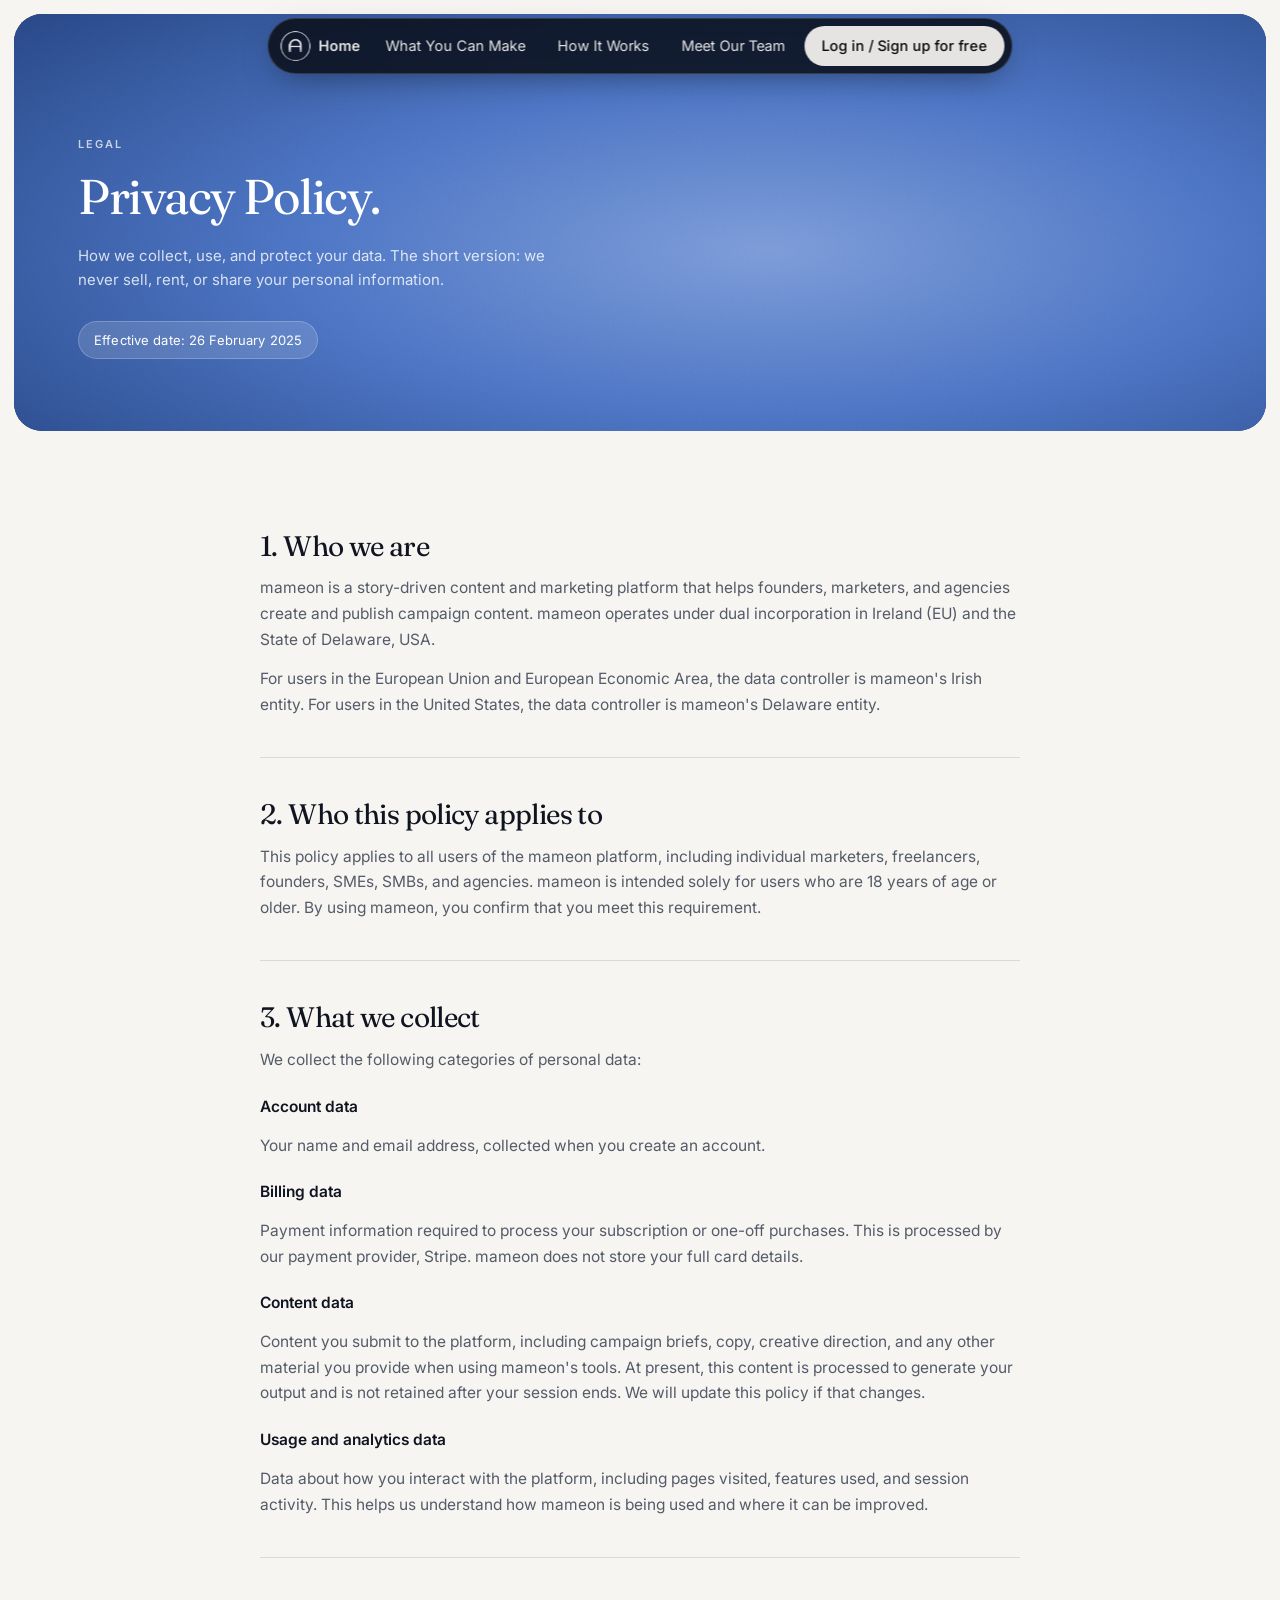
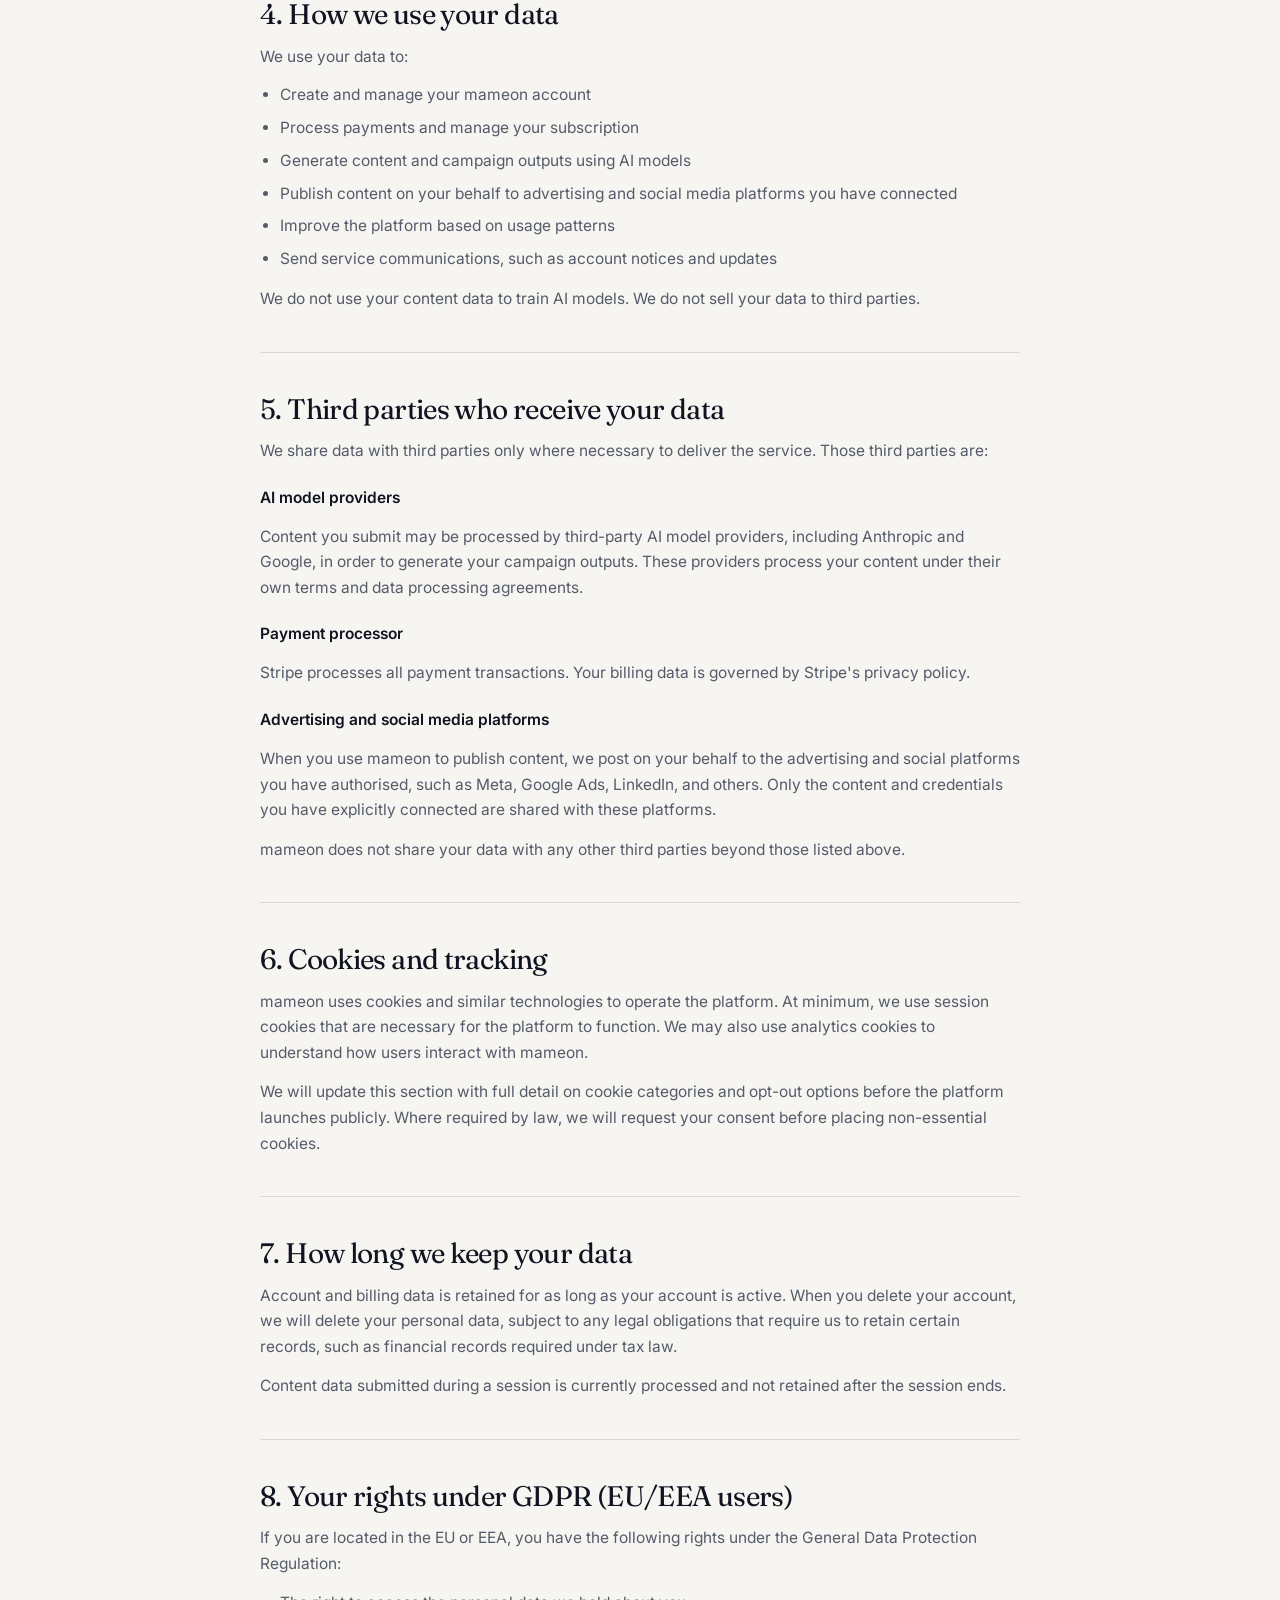
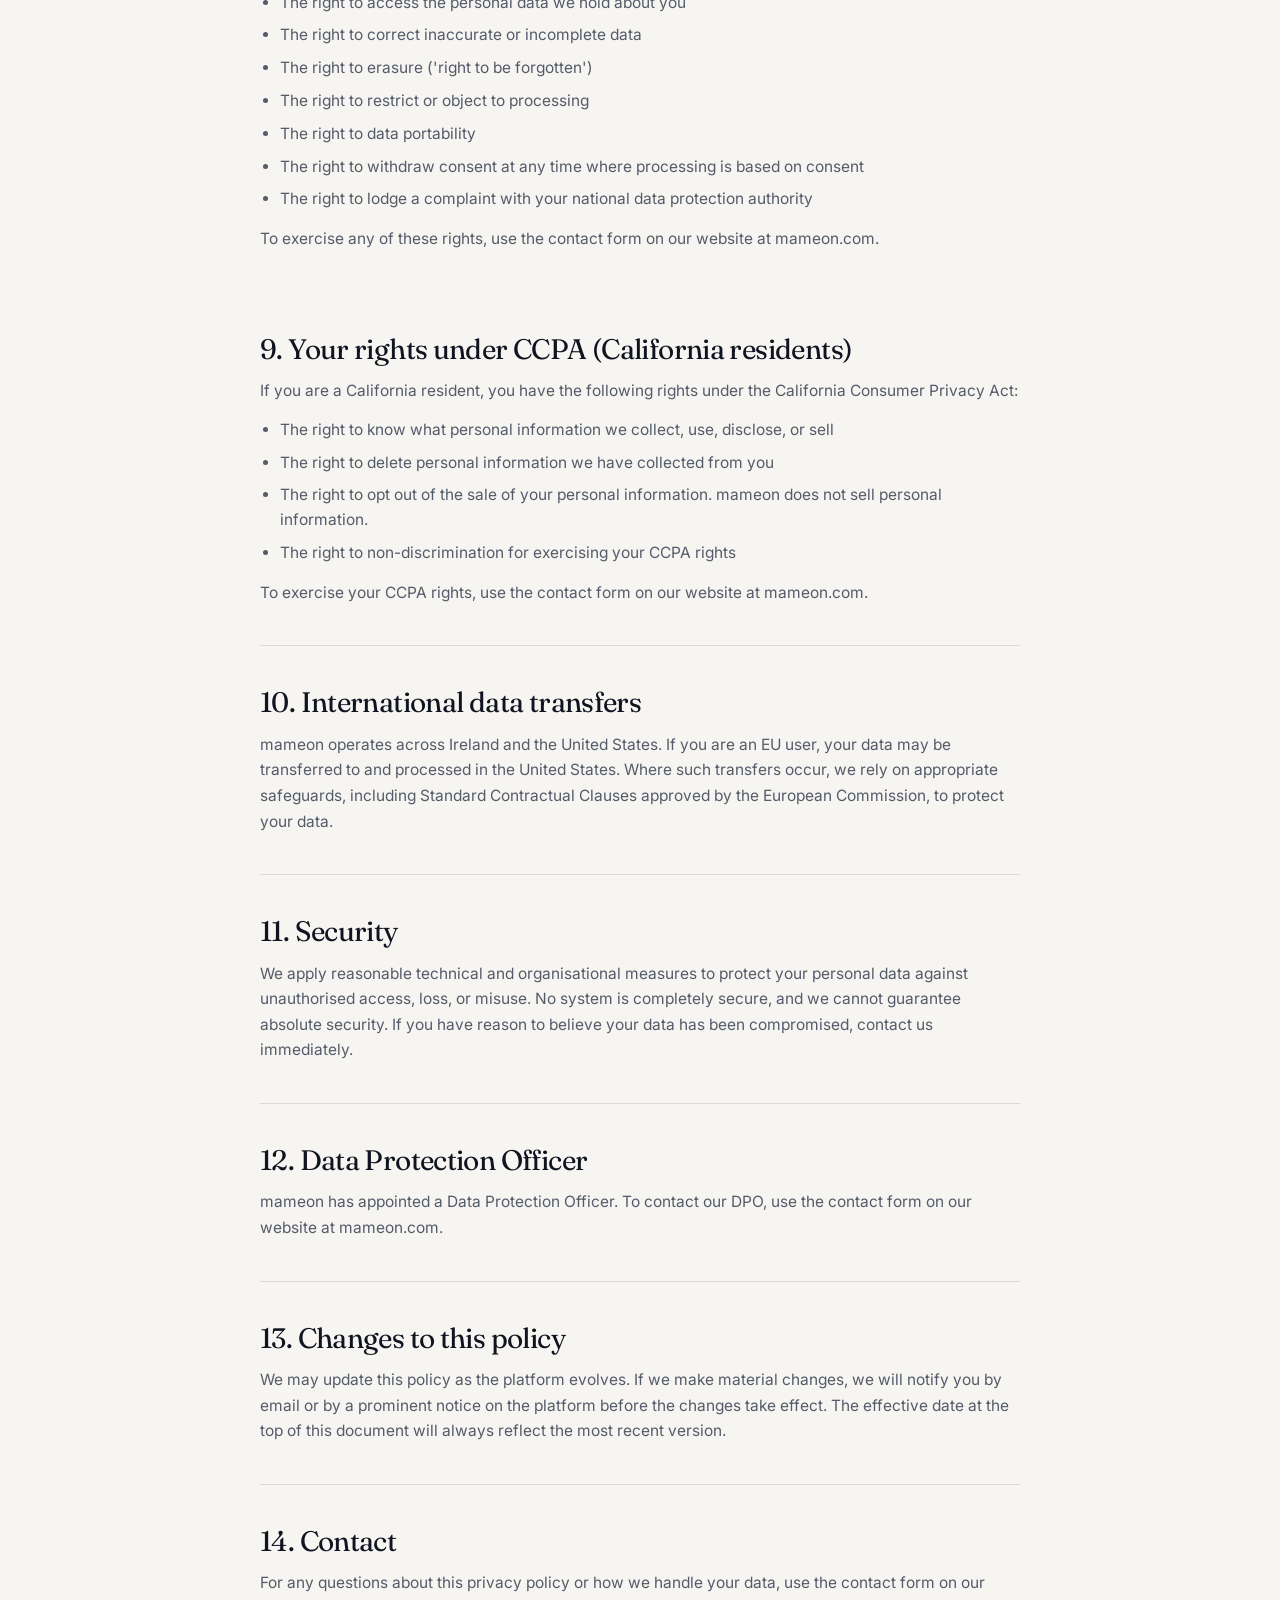
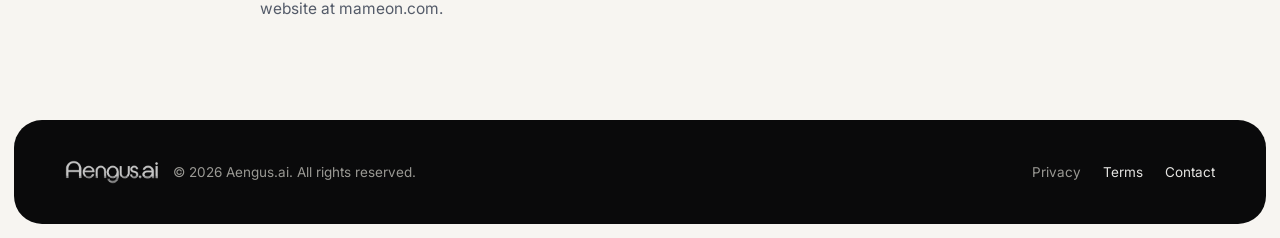
<file: privacy.html>
<!DOCTYPE html>
<html lang="en">
<head>
<meta charset="utf-8">
<meta name="viewport" content="width=device-width, initial-scale=1">

<!-- Google Tag Manager — the standard snippet, started once the page has
     loaded instead of in the head, so its scripts do not compete with the
     page for bandwidth or main-thread time on a phone. -->
<script>(function(w,d,s,l,i){w[l]=w[l]||[];w[l].push({'gtm.start':
new Date().getTime(),event:'gtm.js'});var go=function(){var f=d.getElementsByTagName(s)[0],
j=d.createElement(s),dl=l!='dataLayer'?'&l='+l:'';j.async=true;j.src=
'https://www.googletagmanager.com/gtm.js?id='+i+dl;f.parentNode.insertBefore(j,f);};
if(d.readyState==='complete')go();else w.addEventListener('load',go,{once:true});
})(window,document,'script','dataLayer','GTM-NCGPXT5P');</script>
<!-- End Google Tag Manager -->

<title>Aengus - Privacy Policy</title>
<meta name="description" content="Aengus.ai privacy policy. We never sell, rent, or share your personal information. Learn how we collect, use, and protect your data.">
<link rel="canonical" href="https://www.aengus.ai/privacy.html">

<meta property="og:type" content="website">
<meta property="og:site_name" content="Aengus.ai">
<meta property="og:title" content="Aengus - Privacy Policy">
<meta property="og:description" content="Aengus.ai privacy policy. We never sell, rent, or share your personal information. Learn how we collect, use, and protect your data.">
<meta property="og:url" content="https://www.aengus.ai/privacy.html">
<meta property="og:image" content="https://www.aengus.ai/img/favicon-512.png">
<meta name="twitter:card" content="summary">
<meta name="twitter:title" content="Aengus - Privacy Policy">
<meta name="twitter:description" content="Aengus.ai privacy policy. We never sell, rent, or share your personal information. Learn how we collect, use, and protect your data.">
<meta name="twitter:image" content="https://www.aengus.ai/img/favicon-512.png">

<link rel="icon" type="image/png" sizes="32x32" href="img/favicon-32.png">
<link rel="icon" type="image/png" sizes="512x512" href="img/favicon-512.png">
<link rel="apple-touch-icon" href="img/favicon-180.png">
<link rel="preload" as="image" href="aengus-wordmark.png">
<link rel="preconnect" href="https://fonts.googleapis.com">
<link rel="preconnect" href="https://fonts.gstatic.com" crossorigin>
<!-- Loaded without blocking first paint; display=swap swaps the faces in when they land. -->
<link rel="preload" as="style" href="https://fonts.googleapis.com/css2?family=Fraunces:opsz,wght@9..144,300;9..144,400;9..144,500&family=Inter:wght@400;500;600&display=swap" onload="this.onload=null;this.rel='stylesheet'">
<noscript><link href="https://fonts.googleapis.com/css2?family=Fraunces:opsz,wght@9..144,300;9..144,400;9..144,500&family=Inter:wght@400;500;600&display=swap" rel="stylesheet"></noscript>

<link rel="stylesheet" href="preview.css">
<script src="preview.js" defer></script>

<script>document.documentElement.className += " js";</script>

<style>
/* ============================================================
   LEGAL TEXT
   One measure-width column; the numbered h2s act as the contents.
   ============================================================ */
.legal{ max-width:760px; }
.legal .privacy-section{ margin-top:40px; }
.legal .privacy-section:first-child{ margin-top:0; }
.legal h2{
  font-size:clamp(1.35rem,2.2vw,1.8rem); line-height:1.12;
  letter-spacing:-.022em; max-width:none;
}
.legal h3{
  margin-top:22px; font-family:var(--body); font-size:15.5px; font-weight:600;
  color:var(--ink);
}
.legal p{ margin-top:14px; font-size:15.5px; line-height:1.65; color:var(--ink-soft); }
.legal ul{ margin:14px 0 0 20px; padding:0; }
.legal li{ margin-top:8px; font-size:15.5px; line-height:1.6; color:var(--ink-soft); }
.legal a{ color:var(--brand-deep); text-decoration:underline; text-underline-offset:2px; }
.legal a:hover{ color:var(--brand); }
.legal .privacy-divider{
  margin:40px 0 0; border:0; border-top:1px solid rgba(15,20,32,.12);
}
</style>
</head>
<body>
<!-- Google Tag Manager (noscript) -->
<noscript><iframe src="https://www.googletagmanager.com/ns.html?id=GTM-NCGPXT5P"
height="0" width="0" style="display:none;visibility:hidden"></iframe></noscript>
<!-- End Google Tag Manager (noscript) -->

<!-- ================= NAV ================= -->
<nav class="nav">
  <a class="nav-brand" href="index.html" aria-label="Home">
    <img class="brand-ink nav-mark-img" src="aengus-mark.png" alt="" width="32" height="32">
    <span class="nav-word">Home</span>
  </a>
  <a class="link" href="whatyouget.html">What You Can Make</a>
  <a class="link" href="how-mameon-works.html">How It Works</a>
  <a class="link" href="meet-our-team.html">Meet Our Team</a>
  <a class="cta" href="https://app.mameon.com" data-location="navbar"><span class="cta-full">Log in / Sign up for free</span><span class="cta-short">Sign up free</span></a>
  <button class="nav-toggle" id="navToggle" type="button"
          aria-expanded="false" aria-controls="navPanel" aria-label="Open menu">
    <span></span><span></span><span></span>
  </button>

  <div class="nav-panel" id="navPanel">
    <a href="whatyouget.html">What you Can Make</a>
    <a href="how-mameon-works.html">How It Works</a>
    <a href="meet-our-team.html">Meet Our Team</a>
  </div>
</nav>

<!-- ================= MASTHEAD ================= -->
<header class="page-hero grain">
  <div class="page-hero-bg" aria-hidden="true"></div>
  <div class="wrap">
    <p class="eyebrow">Legal</p>
    <h1>Privacy Policy.</h1>
    <p class="lede">How we collect, use, and protect your data. The short version: we never sell, rent, or share your personal information.</p>
    <div class="tagrow">
      <span>Effective date: 26 February 2025</span>
    </div>
  </div>
</header>

<!-- ================= CONTENT ================= -->
<section class="sec">
  <div class="wrap legal">
<div class="privacy-section">
      <h2>1. Who we are</h2>
      <p>mameon is a story-driven content and marketing platform that helps founders, marketers, and agencies create and publish campaign content. mameon operates under dual incorporation in Ireland (EU) and the State of Delaware, USA.</p>
      <p>For users in the European Union and European Economic Area, the data controller is mameon's Irish entity. For users in the United States, the data controller is mameon's Delaware entity.</p>
    </div>

    <hr class="privacy-divider" />

    <div class="privacy-section">
      <h2>2. Who this policy applies to</h2>
      <p>This policy applies to all users of the mameon platform, including individual marketers, freelancers, founders, SMEs, SMBs, and agencies. mameon is intended solely for users who are 18 years of age or older. By using mameon, you confirm that you meet this requirement.</p>
    </div>

    <hr class="privacy-divider" />

    <div class="privacy-section">
      <h2>3. What we collect</h2>
      <p>We collect the following categories of personal data:</p>

      <h3>Account data</h3>
      <p>Your name and email address, collected when you create an account.</p>

      <h3>Billing data</h3>
      <p>Payment information required to process your subscription or one-off purchases. This is processed by our payment provider, Stripe. mameon does not store your full card details.</p>

      <h3>Content data</h3>
      <p>Content you submit to the platform, including campaign briefs, copy, creative direction, and any other material you provide when using mameon's tools. At present, this content is processed to generate your output and is not retained after your session ends. We will update this policy if that changes.</p>

      <h3>Usage and analytics data</h3>
      <p>Data about how you interact with the platform, including pages visited, features used, and session activity. This helps us understand how mameon is being used and where it can be improved.</p>
    </div>

    <hr class="privacy-divider" />

    <div class="privacy-section">
      <h2>4. How we use your data</h2>
      <p>We use your data to:</p>
      <ul>
        <li>Create and manage your mameon account</li>
        <li>Process payments and manage your subscription</li>
        <li>Generate content and campaign outputs using AI models</li>
        <li>Publish content on your behalf to advertising and social media platforms you have connected</li>
        <li>Improve the platform based on usage patterns</li>
        <li>Send service communications, such as account notices and updates</li>
      </ul>
      <p>We do not use your content data to train AI models. We do not sell your data to third parties.</p>
    </div>

    <hr class="privacy-divider" />

    <div class="privacy-section">
      <h2>5. Third parties who receive your data</h2>
      <p>We share data with third parties only where necessary to deliver the service. Those third parties are:</p>

      <h3>AI model providers</h3>
      <p>Content you submit may be processed by third-party AI model providers, including Anthropic and Google, in order to generate your campaign outputs. These providers process your content under their own terms and data processing agreements.</p>

      <h3>Payment processor</h3>
      <p>Stripe processes all payment transactions. Your billing data is governed by Stripe's privacy policy.</p>

      <h3>Advertising and social media platforms</h3>
      <p>When you use mameon to publish content, we post on your behalf to the advertising and social platforms you have authorised, such as Meta, Google Ads, LinkedIn, and others. Only the content and credentials you have explicitly connected are shared with these platforms.</p>

      <p>mameon does not share your data with any other third parties beyond those listed above.</p>
    </div>

    <hr class="privacy-divider" />

    <div class="privacy-section">
      <h2>6. Cookies and tracking</h2>
      <p>mameon uses cookies and similar technologies to operate the platform. At minimum, we use session cookies that are necessary for the platform to function. We may also use analytics cookies to understand how users interact with mameon.</p>
      <p>We will update this section with full detail on cookie categories and opt-out options before the platform launches publicly. Where required by law, we will request your consent before placing non-essential cookies.</p>
    </div>

    <hr class="privacy-divider" />

    <div class="privacy-section">
      <h2>7. How long we keep your data</h2>
      <p>Account and billing data is retained for as long as your account is active. When you delete your account, we will delete your personal data, subject to any legal obligations that require us to retain certain records, such as financial records required under tax law.</p>
      <p>Content data submitted during a session is currently processed and not retained after the session ends.</p>
    </div>

    <hr class="privacy-divider" />

    <div class="privacy-section">
      <h2>8. Your rights under GDPR (EU/EEA users)</h2>
      <p>If you are located in the EU or EEA, you have the following rights under the General Data Protection Regulation:</p>
      <ul>
        <li>The right to access the personal data we hold about you</li>
        <li>The right to correct inaccurate or incomplete data</li>
        <li>The right to erasure ('right to be forgotten')</li>
        <li>The right to restrict or object to processing</li>
        <li>The right to data portability</li>
        <li>The right to withdraw consent at any time where processing is based on consent</li>
        <li>The right to lodge a complaint with your national data protection authority</li>
      </ul>
      <p>To exercise any of these rights, use the contact form on our website at mameon.com.</p>
    </div>

    <hr class="privacy-divider" />

    <div class="privacy-section">
      <h2>9. Your rights under CCPA (California residents)</h2>
      <p>If you are a California resident, you have the following rights under the California Consumer Privacy Act:</p>
      <ul>
        <li>The right to know what personal information we collect, use, disclose, or sell</li>
        <li>The right to delete personal information we have collected from you</li>
        <li>The right to opt out of the sale of your personal information. mameon does not sell personal information.</li>
        <li>The right to non-discrimination for exercising your CCPA rights</li>
      </ul>
      <p>To exercise your CCPA rights, use the contact form on our website at mameon.com.</p>
    </div>

    <hr class="privacy-divider" />

    <div class="privacy-section">
      <h2>10. International data transfers</h2>
      <p>mameon operates across Ireland and the United States. If you are an EU user, your data may be transferred to and processed in the United States. Where such transfers occur, we rely on appropriate safeguards, including Standard Contractual Clauses approved by the European Commission, to protect your data.</p>
    </div>

    <hr class="privacy-divider" />

    <div class="privacy-section">
      <h2>11. Security</h2>
      <p>We apply reasonable technical and organisational measures to protect your personal data against unauthorised access, loss, or misuse. No system is completely secure, and we cannot guarantee absolute security. If you have reason to believe your data has been compromised, contact us immediately.</p>
    </div>

    <hr class="privacy-divider" />

    <div class="privacy-section">
      <h2>12. Data Protection Officer</h2>
      <p>mameon has appointed a Data Protection Officer. To contact our DPO, use the contact form on our website at mameon.com.</p>
    </div>

    <hr class="privacy-divider" />

    <div class="privacy-section">
      <h2>13. Changes to this policy</h2>
      <p>We may update this policy as the platform evolves. If we make material changes, we will notify you by email or by a prominent notice on the platform before the changes take effect. The effective date at the top of this document will always reflect the most recent version.</p>
    </div>

    <hr class="privacy-divider" />

    <div class="privacy-section">
      <h2>14. Contact</h2>
      <p>For any questions about this privacy policy or how we handle your data, use the contact form on our website at mameon.com.</p>
    </div>
  </div>
</section>

<footer>
  <span class="foot-brand">
    <img class="brand-ink foot-word" src="aengus-wordmark.png" alt="Aengus.ai" width="94" height="23">
    © 2026 Aengus.ai. All rights reserved.
  </span>
  <nav>
    <a href="privacy.html" aria-current="page">Privacy</a>
    <a href="terms.html">Terms</a>
    <a href="index.html#contactSection">Contact</a>
  </nav>
</footer>

<!-- GTM: track signup / login CTA clicks (delegated, so buttons added later are covered too) -->
<script>
document.addEventListener('click', function (e) {
  if (!e.target || !e.target.closest) return;
  var btn = e.target.closest('a[href^="https://app.mameon.com"]');
  if (!btn) return;
  window.dataLayer = window.dataLayer || [];
  window.dataLayer.push({
    event: 'signup_click',
    button_location: btn.dataset.location || 'unknown',
    link_text: (btn.textContent || '').trim()
  });
});
</script>
</body>
</html>
</file>
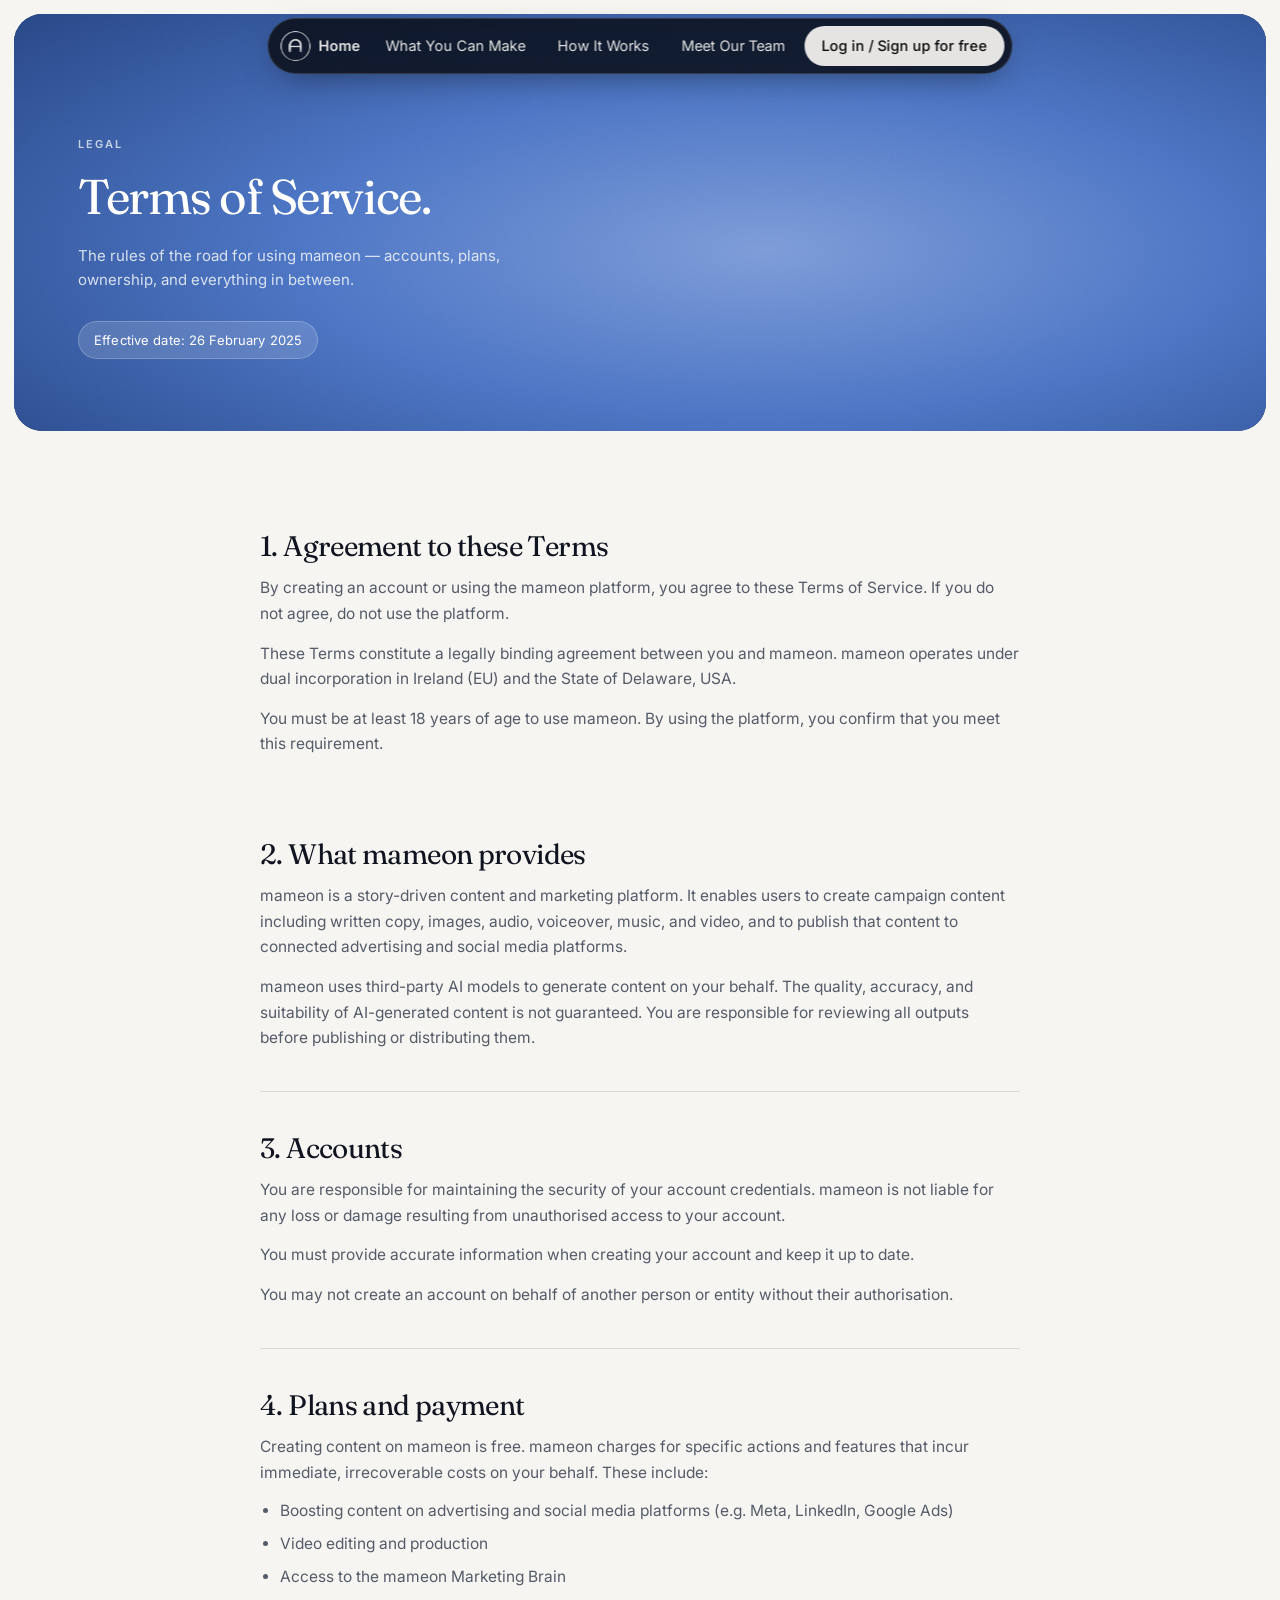
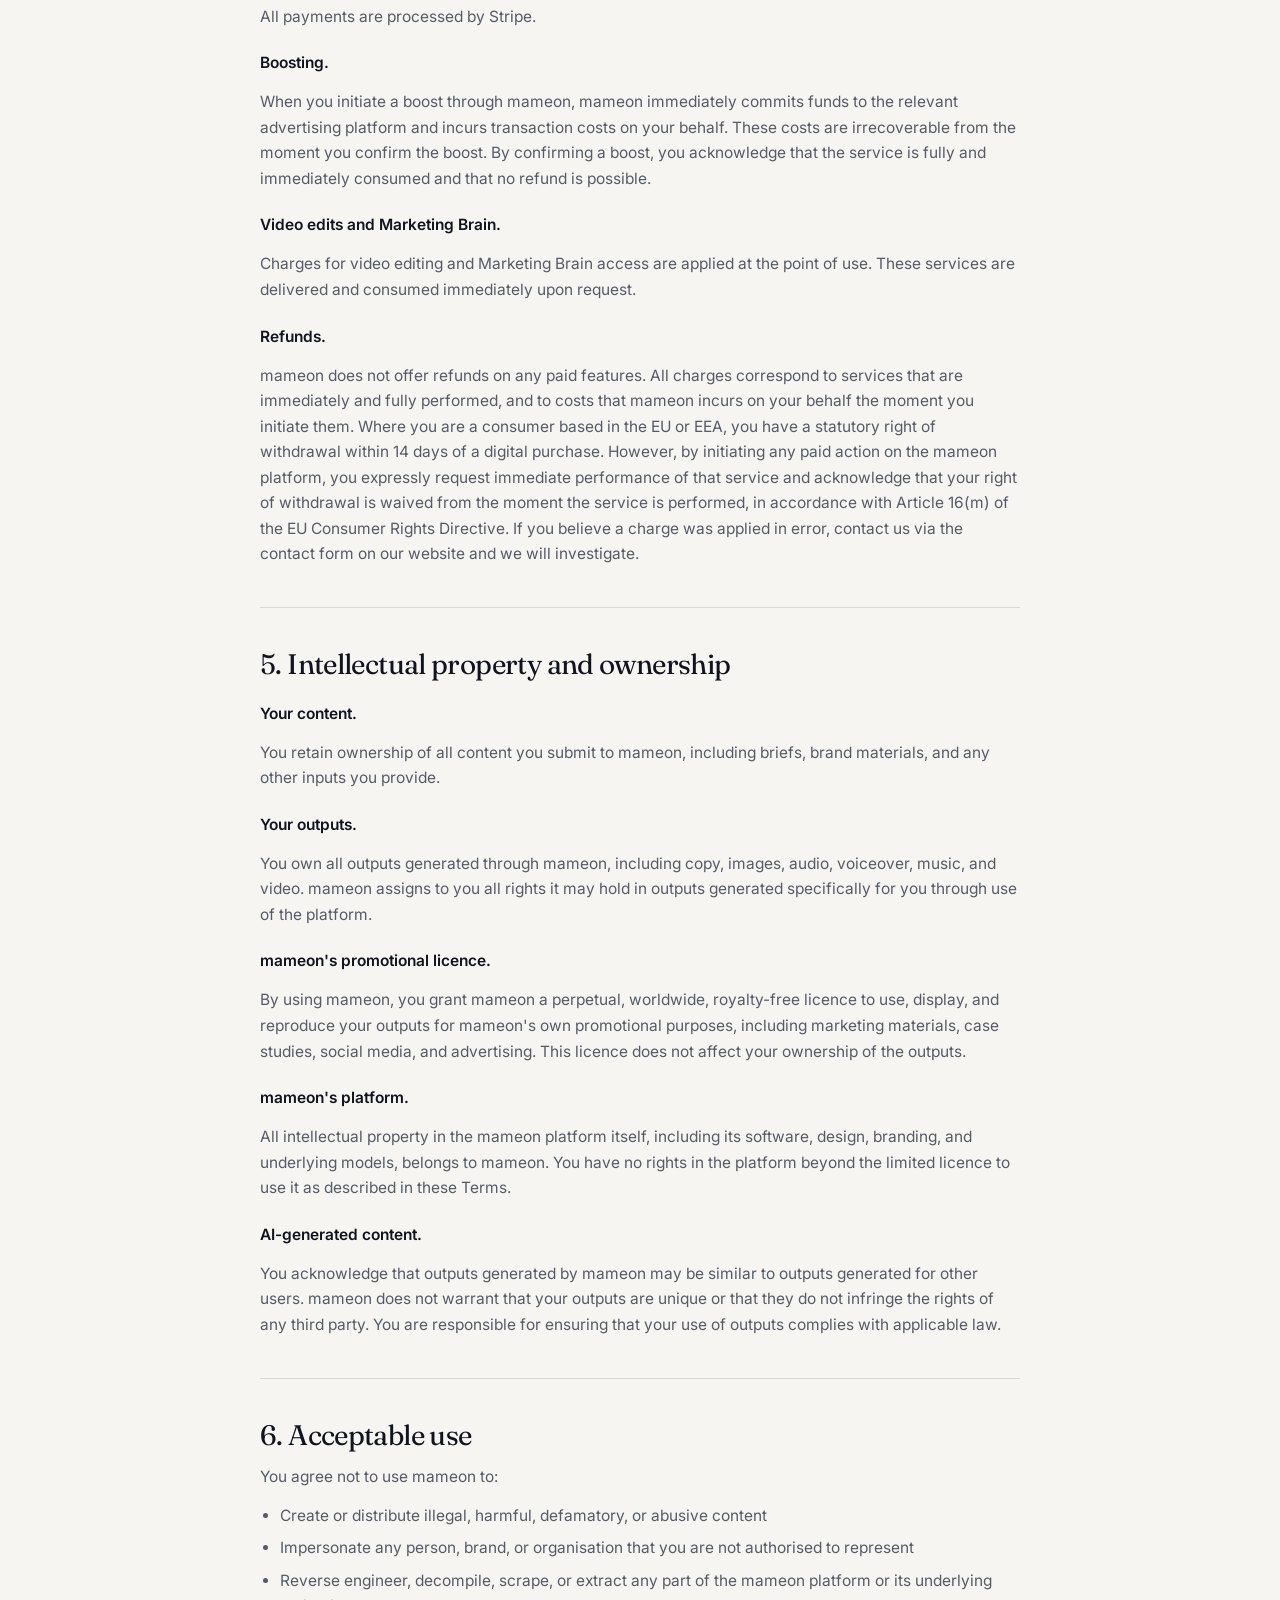
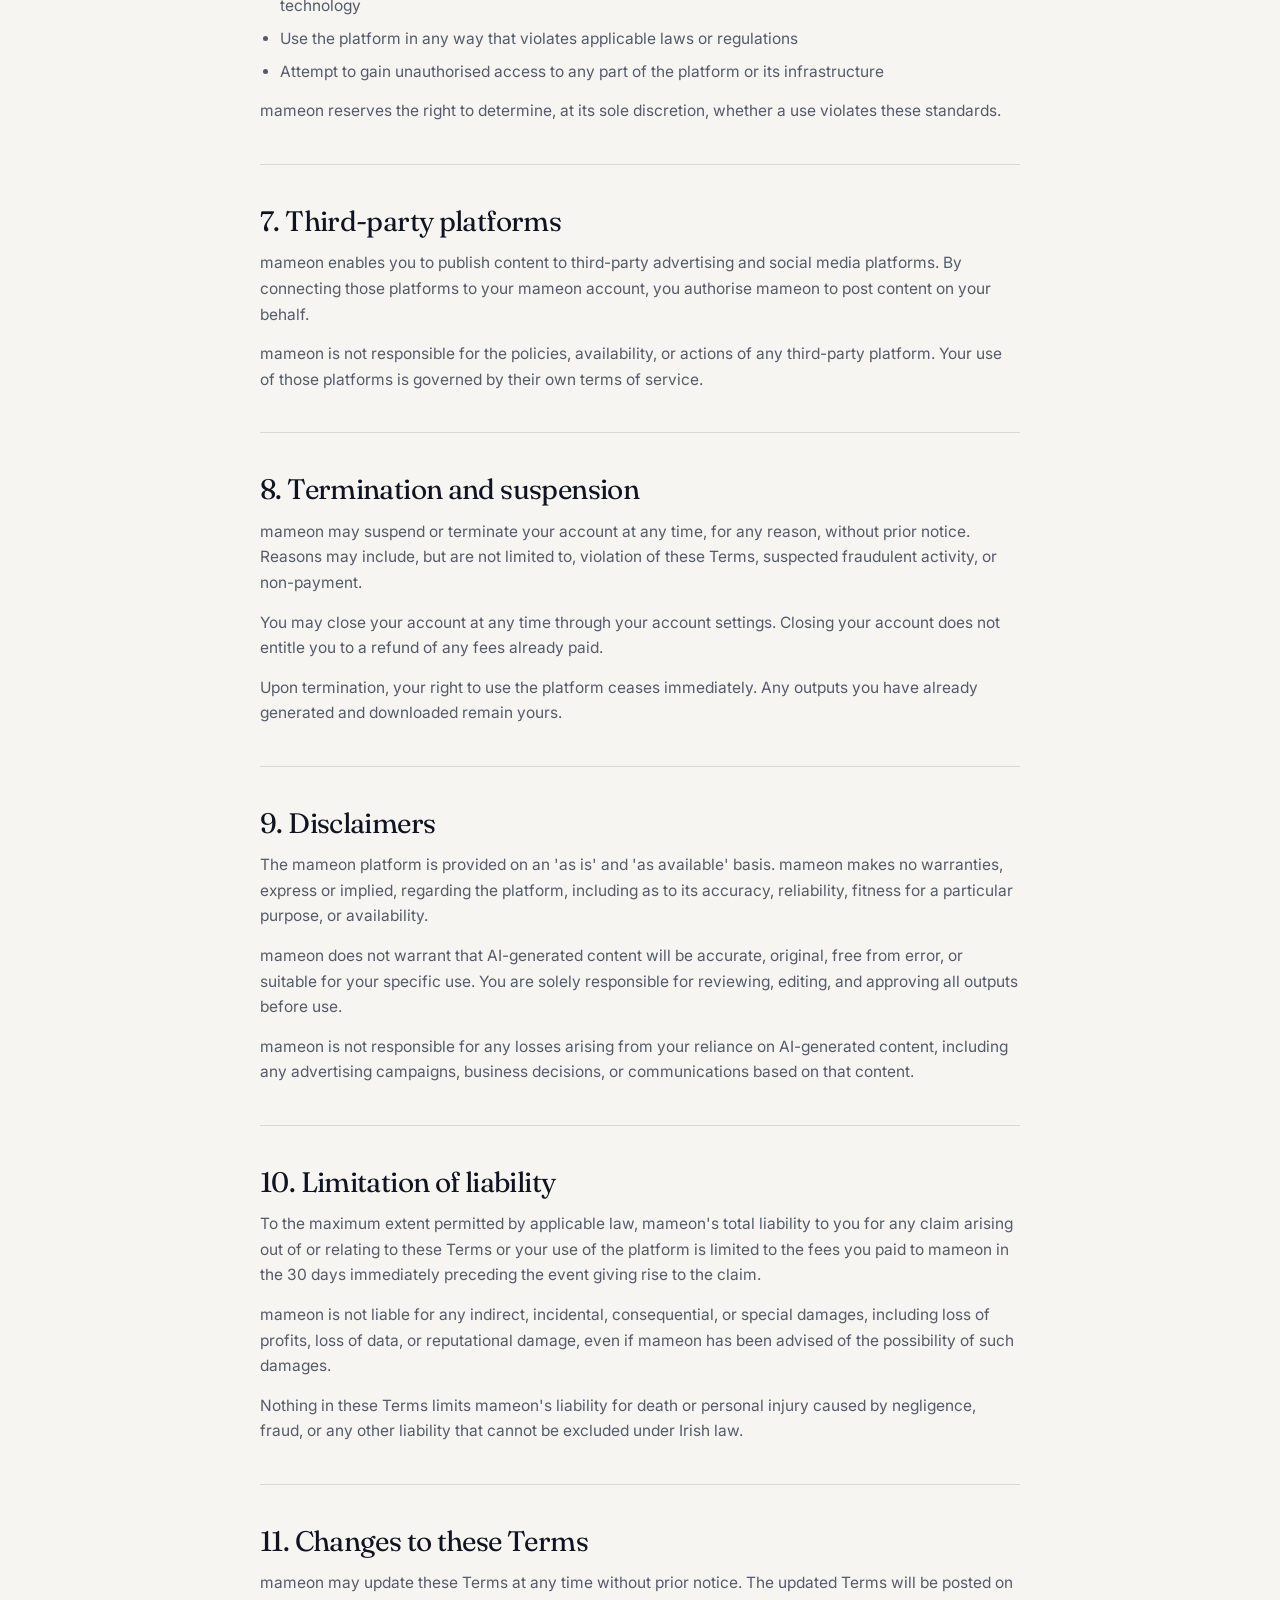
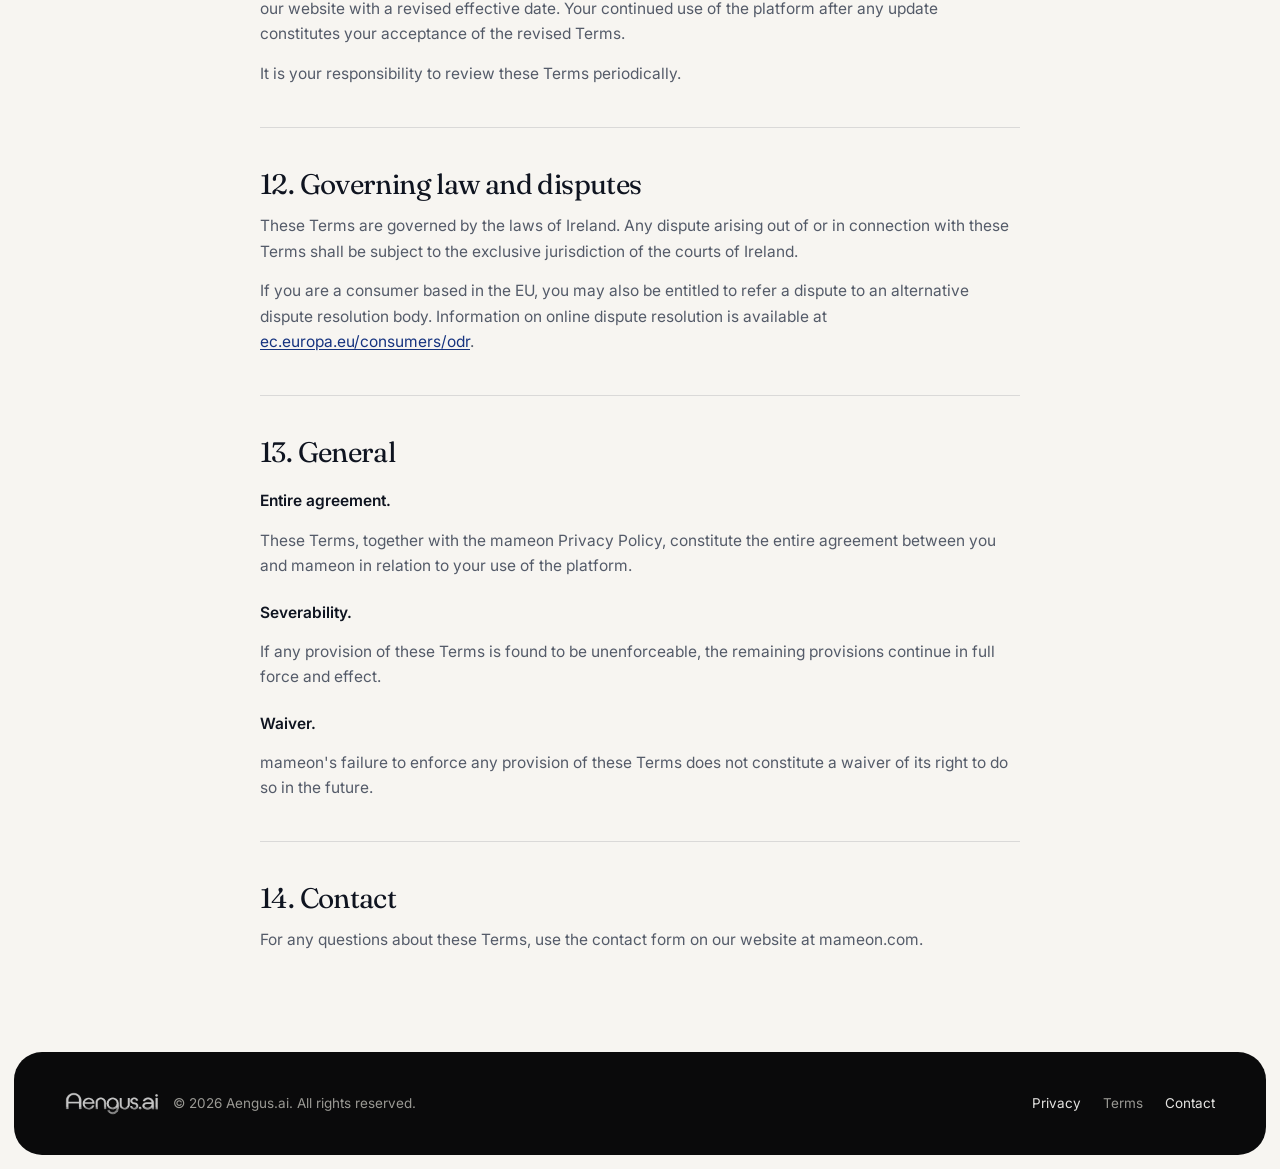
<file: terms.html>
<!DOCTYPE html>
<html lang="en">
<head>
<meta charset="utf-8">
<meta name="viewport" content="width=device-width, initial-scale=1">

<!-- Google Tag Manager — the standard snippet, started once the page has
     loaded instead of in the head, so its scripts do not compete with the
     page for bandwidth or main-thread time on a phone. -->
<script>(function(w,d,s,l,i){w[l]=w[l]||[];w[l].push({'gtm.start':
new Date().getTime(),event:'gtm.js'});var go=function(){var f=d.getElementsByTagName(s)[0],
j=d.createElement(s),dl=l!='dataLayer'?'&l='+l:'';j.async=true;j.src=
'https://www.googletagmanager.com/gtm.js?id='+i+dl;f.parentNode.insertBefore(j,f);};
if(d.readyState==='complete')go();else w.addEventListener('load',go,{once:true});
})(window,document,'script','dataLayer','GTM-NCGPXT5P');</script>
<!-- End Google Tag Manager -->

<title>Aengus - Terms of Service</title>
<meta name="description" content="Aengus.ai terms of service. The rules of the road for using the Aengus.ai platform.">
<link rel="canonical" href="https://www.aengus.ai/terms.html">

<meta property="og:type" content="website">
<meta property="og:site_name" content="Aengus.ai">
<meta property="og:title" content="Aengus - Terms of Service">
<meta property="og:description" content="Aengus.ai terms of service. The rules of the road for using the Aengus.ai platform.">
<meta property="og:url" content="https://www.aengus.ai/terms.html">
<meta property="og:image" content="https://www.aengus.ai/img/favicon-512.png">
<meta name="twitter:card" content="summary">
<meta name="twitter:title" content="Aengus - Terms of Service">
<meta name="twitter:description" content="Aengus.ai terms of service. The rules of the road for using the Aengus.ai platform.">
<meta name="twitter:image" content="https://www.aengus.ai/img/favicon-512.png">

<link rel="icon" type="image/png" sizes="32x32" href="img/favicon-32.png">
<link rel="icon" type="image/png" sizes="512x512" href="img/favicon-512.png">
<link rel="apple-touch-icon" href="img/favicon-180.png">
<link rel="preload" as="image" href="aengus-wordmark.png">
<link rel="preconnect" href="https://fonts.googleapis.com">
<link rel="preconnect" href="https://fonts.gstatic.com" crossorigin>
<!-- Loaded without blocking first paint; display=swap swaps the faces in when they land. -->
<link rel="preload" as="style" href="https://fonts.googleapis.com/css2?family=Fraunces:opsz,wght@9..144,300;9..144,400;9..144,500&family=Inter:wght@400;500;600&display=swap" onload="this.onload=null;this.rel='stylesheet'">
<noscript><link href="https://fonts.googleapis.com/css2?family=Fraunces:opsz,wght@9..144,300;9..144,400;9..144,500&family=Inter:wght@400;500;600&display=swap" rel="stylesheet"></noscript>

<link rel="stylesheet" href="preview.css">
<script src="preview.js" defer></script>

<script>document.documentElement.className += " js";</script>

<style>
/* ============================================================
   LEGAL TEXT
   One measure-width column; the numbered h2s act as the contents.
   ============================================================ */
.legal{ max-width:760px; }
.legal .privacy-section{ margin-top:40px; }
.legal .privacy-section:first-child{ margin-top:0; }
.legal h2{
  font-size:clamp(1.35rem,2.2vw,1.8rem); line-height:1.12;
  letter-spacing:-.022em; max-width:none;
}
.legal h3{
  margin-top:22px; font-family:var(--body); font-size:15.5px; font-weight:600;
  color:var(--ink);
}
.legal p{ margin-top:14px; font-size:15.5px; line-height:1.65; color:var(--ink-soft); }
.legal ul{ margin:14px 0 0 20px; padding:0; }
.legal li{ margin-top:8px; font-size:15.5px; line-height:1.6; color:var(--ink-soft); }
.legal a{ color:var(--brand-deep); text-decoration:underline; text-underline-offset:2px; }
.legal a:hover{ color:var(--brand); }
.legal .privacy-divider{
  margin:40px 0 0; border:0; border-top:1px solid rgba(15,20,32,.12);
}
</style>
</head>
<body>
<!-- Google Tag Manager (noscript) -->
<noscript><iframe src="https://www.googletagmanager.com/ns.html?id=GTM-NCGPXT5P"
height="0" width="0" style="display:none;visibility:hidden"></iframe></noscript>
<!-- End Google Tag Manager (noscript) -->

<!-- ================= NAV ================= -->
<nav class="nav">
  <a class="nav-brand" href="index.html" aria-label="Home">
    <img class="brand-ink nav-mark-img" src="aengus-mark.png" alt="" width="32" height="32">
    <span class="nav-word">Home</span>
  </a>
  <a class="link" href="whatyouget.html">What You Can Make</a>
  <a class="link" href="how-mameon-works.html">How It Works</a>
  <a class="link" href="meet-our-team.html">Meet Our Team</a>
  <a class="cta" href="https://app.mameon.com" data-location="navbar"><span class="cta-full">Log in / Sign up for free</span><span class="cta-short">Sign up free</span></a>
  <button class="nav-toggle" id="navToggle" type="button"
          aria-expanded="false" aria-controls="navPanel" aria-label="Open menu">
    <span></span><span></span><span></span>
  </button>

  <div class="nav-panel" id="navPanel">
    <a href="whatyouget.html">What you Can Make</a>
    <a href="how-mameon-works.html">How It Works</a>
    <a href="meet-our-team.html">Meet Our Team</a>
  </div>
</nav>

<!-- ================= MASTHEAD ================= -->
<header class="page-hero grain">
  <div class="page-hero-bg" aria-hidden="true"></div>
  <div class="wrap">
    <p class="eyebrow">Legal</p>
    <h1>Terms of Service.</h1>
    <p class="lede">The rules of the road for using mameon — accounts, plans, ownership, and everything in between.</p>
    <div class="tagrow">
      <span>Effective date: 26 February 2025</span>
    </div>
  </div>
</header>

<!-- ================= CONTENT ================= -->
<section class="sec">
  <div class="wrap legal">
<div class="privacy-section">
      <h2>1. Agreement to these Terms</h2>
      <p>By creating an account or using the mameon platform, you agree to these Terms of Service. If you do not agree, do not use the platform.</p>
      <p>These Terms constitute a legally binding agreement between you and mameon. mameon operates under dual incorporation in Ireland (EU) and the State of Delaware, USA.</p>
      <p>You must be at least 18 years of age to use mameon. By using the platform, you confirm that you meet this requirement.</p>
    </div>

    <hr class="privacy-divider" />

    <div class="privacy-section">
      <h2>2. What mameon provides</h2>
      <p>mameon is a story-driven content and marketing platform. It enables users to create campaign content including written copy, images, audio, voiceover, music, and video, and to publish that content to connected advertising and social media platforms.</p>
      <p>mameon uses third-party AI models to generate content on your behalf. The quality, accuracy, and suitability of AI-generated content is not guaranteed. You are responsible for reviewing all outputs before publishing or distributing them.</p>
    </div>

    <hr class="privacy-divider" />

    <div class="privacy-section">
      <h2>3. Accounts</h2>
      <p>You are responsible for maintaining the security of your account credentials. mameon is not liable for any loss or damage resulting from unauthorised access to your account.</p>
      <p>You must provide accurate information when creating your account and keep it up to date.</p>
      <p>You may not create an account on behalf of another person or entity without their authorisation.</p>
    </div>

    <hr class="privacy-divider" />

    <div class="privacy-section">
      <h2>4. Plans and payment</h2>
      <p>Creating content on mameon is free. mameon charges for specific actions and features that incur immediate, irrecoverable costs on your behalf. These include:</p>
      <ul>
        <li>Boosting content on advertising and social media platforms (e.g. Meta, LinkedIn, Google Ads)</li>
        <li>Video editing and production</li>
        <li>Access to the mameon Marketing Brain</li>
      </ul>
      <p>All payments are processed by Stripe.</p>

      <h3>Boosting.</h3>
      <p>When you initiate a boost through mameon, mameon immediately commits funds to the relevant advertising platform and incurs transaction costs on your behalf. These costs are irrecoverable from the moment you confirm the boost. By confirming a boost, you acknowledge that the service is fully and immediately consumed and that no refund is possible.</p>

      <h3>Video edits and Marketing Brain.</h3>
      <p>Charges for video editing and Marketing Brain access are applied at the point of use. These services are delivered and consumed immediately upon request.</p>

      <h3>Refunds.</h3>
      <p>mameon does not offer refunds on any paid features. All charges correspond to services that are immediately and fully performed, and to costs that mameon incurs on your behalf the moment you initiate them. Where you are a consumer based in the EU or EEA, you have a statutory right of withdrawal within 14 days of a digital purchase. However, by initiating any paid action on the mameon platform, you expressly request immediate performance of that service and acknowledge that your right of withdrawal is waived from the moment the service is performed, in accordance with Article 16(m) of the EU Consumer Rights Directive. If you believe a charge was applied in error, contact us via the contact form on our website and we will investigate.</p>
    </div>

    <hr class="privacy-divider" />

    <div class="privacy-section">
      <h2>5. Intellectual property and ownership</h2>

      <h3>Your content.</h3>
      <p>You retain ownership of all content you submit to mameon, including briefs, brand materials, and any other inputs you provide.</p>

      <h3>Your outputs.</h3>
      <p>You own all outputs generated through mameon, including copy, images, audio, voiceover, music, and video. mameon assigns to you all rights it may hold in outputs generated specifically for you through use of the platform.</p>

      <h3>mameon's promotional licence.</h3>
      <p>By using mameon, you grant mameon a perpetual, worldwide, royalty-free licence to use, display, and reproduce your outputs for mameon's own promotional purposes, including marketing materials, case studies, social media, and advertising. This licence does not affect your ownership of the outputs.</p>

      <h3>mameon's platform.</h3>
      <p>All intellectual property in the mameon platform itself, including its software, design, branding, and underlying models, belongs to mameon. You have no rights in the platform beyond the limited licence to use it as described in these Terms.</p>

      <h3>AI-generated content.</h3>
      <p>You acknowledge that outputs generated by mameon may be similar to outputs generated for other users. mameon does not warrant that your outputs are unique or that they do not infringe the rights of any third party. You are responsible for ensuring that your use of outputs complies with applicable law.</p>
    </div>

    <hr class="privacy-divider" />

    <div class="privacy-section">
      <h2>6. Acceptable use</h2>
      <p>You agree not to use mameon to:</p>
      <ul>
        <li>Create or distribute illegal, harmful, defamatory, or abusive content</li>
        <li>Impersonate any person, brand, or organisation that you are not authorised to represent</li>
        <li>Reverse engineer, decompile, scrape, or extract any part of the mameon platform or its underlying technology</li>
        <li>Use the platform in any way that violates applicable laws or regulations</li>
        <li>Attempt to gain unauthorised access to any part of the platform or its infrastructure</li>
      </ul>
      <p>mameon reserves the right to determine, at its sole discretion, whether a use violates these standards.</p>
    </div>

    <hr class="privacy-divider" />

    <div class="privacy-section">
      <h2>7. Third-party platforms</h2>
      <p>mameon enables you to publish content to third-party advertising and social media platforms. By connecting those platforms to your mameon account, you authorise mameon to post content on your behalf.</p>
      <p>mameon is not responsible for the policies, availability, or actions of any third-party platform. Your use of those platforms is governed by their own terms of service.</p>
    </div>

    <hr class="privacy-divider" />

    <div class="privacy-section">
      <h2>8. Termination and suspension</h2>
      <p>mameon may suspend or terminate your account at any time, for any reason, without prior notice. Reasons may include, but are not limited to, violation of these Terms, suspected fraudulent activity, or non-payment.</p>
      <p>You may close your account at any time through your account settings. Closing your account does not entitle you to a refund of any fees already paid.</p>
      <p>Upon termination, your right to use the platform ceases immediately. Any outputs you have already generated and downloaded remain yours.</p>
    </div>

    <hr class="privacy-divider" />

    <div class="privacy-section">
      <h2>9. Disclaimers</h2>
      <p>The mameon platform is provided on an 'as is' and 'as available' basis. mameon makes no warranties, express or implied, regarding the platform, including as to its accuracy, reliability, fitness for a particular purpose, or availability.</p>
      <p>mameon does not warrant that AI-generated content will be accurate, original, free from error, or suitable for your specific use. You are solely responsible for reviewing, editing, and approving all outputs before use.</p>
      <p>mameon is not responsible for any losses arising from your reliance on AI-generated content, including any advertising campaigns, business decisions, or communications based on that content.</p>
    </div>

    <hr class="privacy-divider" />

    <div class="privacy-section">
      <h2>10. Limitation of liability</h2>
      <p>To the maximum extent permitted by applicable law, mameon's total liability to you for any claim arising out of or relating to these Terms or your use of the platform is limited to the fees you paid to mameon in the 30 days immediately preceding the event giving rise to the claim.</p>
      <p>mameon is not liable for any indirect, incidental, consequential, or special damages, including loss of profits, loss of data, or reputational damage, even if mameon has been advised of the possibility of such damages.</p>
      <p>Nothing in these Terms limits mameon's liability for death or personal injury caused by negligence, fraud, or any other liability that cannot be excluded under Irish law.</p>
    </div>

    <hr class="privacy-divider" />

    <div class="privacy-section">
      <h2>11. Changes to these Terms</h2>
      <p>mameon may update these Terms at any time without prior notice. The updated Terms will be posted on our website with a revised effective date. Your continued use of the platform after any update constitutes your acceptance of the revised Terms.</p>
      <p>It is your responsibility to review these Terms periodically.</p>
    </div>

    <hr class="privacy-divider" />

    <div class="privacy-section">
      <h2>12. Governing law and disputes</h2>
      <p>These Terms are governed by the laws of Ireland. Any dispute arising out of or in connection with these Terms shall be subject to the exclusive jurisdiction of the courts of Ireland.</p>
      <p>If you are a consumer based in the EU, you may also be entitled to refer a dispute to an alternative dispute resolution body. Information on online dispute resolution is available at <a href="https://ec.europa.eu/consumers/odr" target="_blank" rel="noopener noreferrer">ec.europa.eu/consumers/odr</a>.</p>
    </div>

    <hr class="privacy-divider" />

    <div class="privacy-section">
      <h2>13. General</h2>

      <h3>Entire agreement.</h3>
      <p>These Terms, together with the mameon Privacy Policy, constitute the entire agreement between you and mameon in relation to your use of the platform.</p>

      <h3>Severability.</h3>
      <p>If any provision of these Terms is found to be unenforceable, the remaining provisions continue in full force and effect.</p>

      <h3>Waiver.</h3>
      <p>mameon's failure to enforce any provision of these Terms does not constitute a waiver of its right to do so in the future.</p>
    </div>

    <hr class="privacy-divider" />

    <div class="privacy-section">
      <h2>14. Contact</h2>
      <p>For any questions about these Terms, use the contact form on our website at mameon.com.</p>
    </div>
  </div>
</section>

<footer>
  <span class="foot-brand">
    <img class="brand-ink foot-word" src="aengus-wordmark.png" alt="Aengus.ai" width="94" height="23">
    © 2026 Aengus.ai. All rights reserved.
  </span>
  <nav>
    <a href="privacy.html">Privacy</a>
    <a href="terms.html" aria-current="page">Terms</a>
    <a href="index.html#contactSection">Contact</a>
  </nav>
</footer>

<!-- GTM: track signup / login CTA clicks (delegated, so buttons added later are covered too) -->
<script>
document.addEventListener('click', function (e) {
  if (!e.target || !e.target.closest) return;
  var btn = e.target.closest('a[href^="https://app.mameon.com"]');
  if (!btn) return;
  window.dataLayer = window.dataLayer || [];
  window.dataLayer.push({
    event: 'signup_click',
    button_location: btn.dataset.location || 'unknown',
    link_text: (btn.textContent || '').trim()
  });
});
</script>
</body>
</html>
</file>
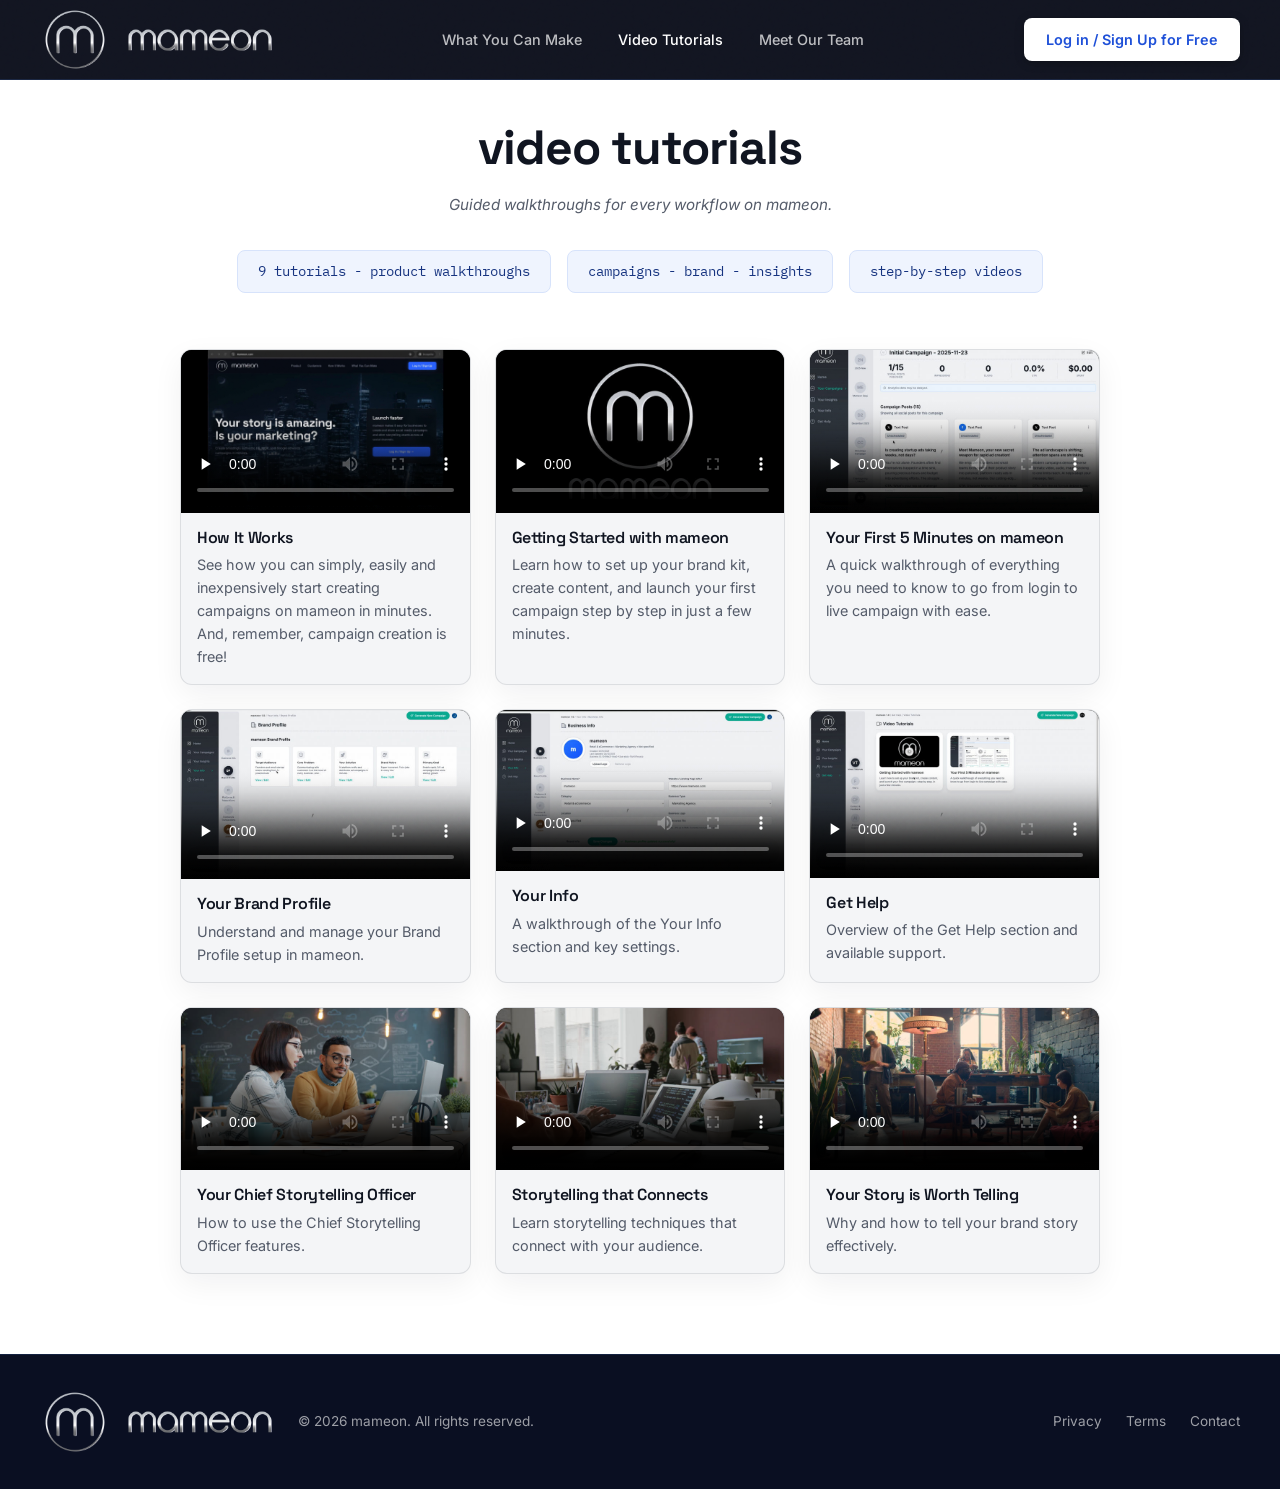
<file: video-tutorials.html>
<!DOCTYPE html>
<html lang="en">
<head>
  <meta charset="UTF-8" />
  <meta name="viewport" content="width=device-width, initial-scale=1.0" />

  <!-- Google Tag Manager — the standard snippet, started once the page has
       loaded instead of in the head, so its scripts do not compete with the
       page for bandwidth or main-thread time on a phone. -->
  <script>(function(w,d,s,l,i){w[l]=w[l]||[];w[l].push({'gtm.start':
  new Date().getTime(),event:'gtm.js'});var go=function(){var f=d.getElementsByTagName(s)[0],
  j=d.createElement(s),dl=l!='dataLayer'?'&l='+l:'';j.async=true;j.src=
  'https://www.googletagmanager.com/gtm.js?id='+i+dl;f.parentNode.insertBefore(j,f);};
  if(d.readyState==='complete')go();else w.addEventListener('load',go,{once:true});
  })(window,document,'script','dataLayer','GTM-NCGPXT5P');</script>
  <!-- End Google Tag Manager -->

  <title>Aengus - Video Tutorials</title>
  <meta name="description" content="Watch Aengus.ai video tutorials. Learn how to set up your brand profile, create ad campaigns, connect with customers, and tell your story with AI." />
  <link rel="canonical" href="https://www.aengus.ai/video-tutorials.html" />

  <!-- Open Graph -->
  <meta property="og:type" content="website" />
  <meta property="og:site_name" content="Aengus.ai" />
  <meta property="og:title" content="Aengus - Video Tutorials" />
  <meta property="og:description" content="Watch Aengus.ai video tutorials. Learn how to create ad campaigns and tell your story with AI." />
  <meta property="og:url" content="https://www.aengus.ai/video-tutorials.html" />
  <meta property="og:image" content="https://www.aengus.ai/img/favicon-512.png" />

  <!-- Twitter Card -->
  <meta name="twitter:card" content="summary" />
  <meta name="twitter:title" content="Aengus - Video Tutorials" />
  <meta name="twitter:description" content="Watch Aengus.ai video tutorials. Learn how to create ad campaigns and tell your story with AI." />
  <meta name="twitter:image" content="https://www.aengus.ai/img/favicon-512.png" />
  <link rel="icon" type="image/png" sizes="32x32" href="img/favicon-32.png">
  <link rel="icon" type="image/png" sizes="512x512" href="img/favicon-512.png">
  <link rel="apple-touch-icon" href="img/favicon-180.png">
  <link rel="preconnect" href="https://fonts.googleapis.com" />
  <link rel="preconnect" href="https://fonts.gstatic.com" crossorigin />
  <!-- Loaded without blocking first paint; display=swap swaps the faces in when they land. -->
  <link rel="preload" as="style" href="https://fonts.googleapis.com/css2?family=Space+Grotesk:wght@400;500;600;700&family=Inter:wght@400;500;600&family=IBM+Plex+Mono:wght@400;500&display=swap" onload="this.onload=null;this.rel='stylesheet'">
  <noscript><link href="https://fonts.googleapis.com/css2?family=Space+Grotesk:wght@400;500;600;700&family=Inter:wght@400;500;600&family=IBM+Plex+Mono:wght@400;500&display=swap" rel="stylesheet"></noscript>
  <style>
    *, *::before, *::after { box-sizing: border-box; margin: 0; padding: 0; }

    :root {
      --bg: #ffffff;
      --bg-card: #f4f5f7;
      --bg-card-border: rgba(16, 22, 35, 0.10);
      /* ── PRIMARY BLUE ──
         Hue 221°, matching the ink/grey ramp (~220°) so the blue reads as the
         saturated sibling of the neutrals rather than a bolted-on accent.
         --blue carries white text at 5.2:1 (AA at every size). */
      --blue: #2563EB;
      --blue-hover: #1D4FD8;
      --blue-deep: #16337F;   /* gradient floor + text on tints */
      --blue-lift: #4C8BF9;   /* highlight end of gradients */
      --blue-wash: #EFF4FE;   /* whisper tint for large sections */
      --blue-edge: #D7E3FB;   /* border that sits on the wash */
      --btn: #2563EB;
      --btn-hover: #1D4FD8;
      --white: #ffffff;
      --gray: #545b69;
      --gray-dark: #656C7B;
      --ink: #0f1420;
      --font-heading: 'Space Grotesk', sans-serif;
      --font-body: 'Inter', sans-serif;
      --font-mono: 'IBM Plex Mono', monospace;
    }

    html { scroll-behavior: smooth; }

    body {
      font-family: var(--font-body);
      background: var(--bg);
      color: var(--ink);
      -webkit-font-smoothing: antialiased;
      overflow-x: hidden;
      line-height: 1.6;
    }

    h1, h2, h3, h4, h5 {
      font-family: var(--font-heading);
      font-weight: 700;
      line-height: 1.15;
      letter-spacing: -0.02em;
    }

    a { color: inherit; text-decoration: none; }
    button { font-family: inherit; cursor: pointer; border: none; }
    ul { list-style: none; }

    /* GRAIN OVERLAY */
    .grain-overlay {
      position: fixed;
      top: 0; left: 0;
      width: 100%; height: 100%;
      pointer-events: none;
      z-index: 9999;
      opacity: 0.04;
      mix-blend-mode: overlay;
      background-image: url("data:image/svg+xml,%3Csvg viewBox='0 0 256 256' xmlns='http://www.w3.org/2000/svg'%3E%3Cfilter id='noise'%3E%3CfeTurbulence type='fractalNoise' baseFrequency='0.85' numOctaves='4' stitchTiles='stitch'/%3E%3C/filter%3E%3Crect width='100%25' height='100%25' filter='url(%23noise)'/%3E%3C/svg%3E");
    }

    /* NAV */
    .nav {
      position: fixed;
      top: 0; left: 0; right: 0;
      z-index: 1000;
      height: 80px;
      display: flex;
      align-items: center;
      background: rgba(4, 7, 20, 0.94);
      backdrop-filter: blur(16px);
      -webkit-backdrop-filter: blur(16px);
      border-bottom: 1px solid rgba(76,139,249,0.16);
    }
    .nav-inner {
      width: 100%;
      max-width: 1400px;
      margin: 0 auto;
      padding: 0 40px;
      display: flex;
      align-items: center;
      justify-content: space-between;
    }
    .nav-logo {
      display: flex;
      align-items: center;
      gap: 8px;
    }
    .nav-logo-icon {
      height: 70px;
      width: auto;
      object-fit: contain;
    }
    .nav-logo-wordmark {
      height: 42px;
      width: auto;
      object-fit: contain;
    }
    .nav-center {
      display: flex;
      gap: 36px;
    }
    .nav-center a {
      font-size: 0.9rem;
      color: var(--gray);
      font-weight: 500;
      transition: color 0.2s;
    }
    .nav-center a:hover { color: var(--ink); }
    .nav-center a.active { color: var(--ink); }
    .nav-btn {
      display: inline-flex;
      align-items: center;
      padding: 10px 22px;
      background: var(--btn);
      color: #fff;
      border-radius: 8px;
      font-size: 0.9rem;
      font-weight: 600;
      border: none;
      transition: background 0.2s;
      cursor: pointer;
    }
    .nav-btn {
      box-shadow: 0 6px 16px rgba(16,22,35,0.16);
    }
    .nav-btn:hover { background: var(--btn-hover); box-shadow: 0 10px 24px rgba(16,22,35,0.24); }
    .nav-toggle {
      display: none;
      background: none;
      border: none;
      color: var(--ink);
      padding: 4px;
      cursor: pointer;
    }

    /* MOBILE MENU */
    .mobile-menu {
      display: none;
      position: fixed;
      inset: 0;
      z-index: 2000;
      background: #070a12;
      flex-direction: column;
      align-items: center;
      justify-content: center;
      gap: 28px;
    }
    .mobile-menu.open { display: flex; }
    .mobile-menu a {
      font-family: var(--font-heading);
      font-size: 1.4rem;
      font-weight: 600;
      color: var(--gray);
      transition: color 0.2s;
    }
    .mobile-menu a:hover { color: var(--ink); }
    .mobile-close {
      position: absolute;
      top: 16px;
      right: 20px;
      background: none;
      border: none;
      color: var(--ink);
      cursor: pointer;
    }

    /* PAGE CONTENT */
    .tutorials-page {
      padding: 120px 40px 80px;
      max-width: 1000px;
      margin: 0 auto;
    }

    .tutorials-page h1 {
      font-size: clamp(2rem, 4vw, 3rem);
      margin-bottom: 18px;
      text-align: center;
      text-transform: lowercase;
    }

    .tutorials-subline {
      font-size: 0.95rem;
      color: var(--gray);
      text-align: center;
      margin-bottom: 32px;
      font-style: italic;
    }

    .tutorials-tags {
      display: flex;
      flex-wrap: wrap;
      gap: 16px;
      justify-content: center;
      margin-bottom: 56px;
    }

    .tutorials-tag {
      font-family: var(--font-mono);
      font-size: 0.85rem;
      color: var(--blue-deep);
      background: var(--blue-wash);
      border: 1px solid var(--blue-edge);
      border-radius: 8px;
      padding: 10px 20px;
    }

    /* VIDEO GRID */
    .video-grid {
      display: grid;
      grid-template-columns: repeat(auto-fit, minmax(280px, 1fr));
      gap: 24px;
    }

    .video-card {
      background: var(--bg-card);
      border: 1px solid var(--bg-card-border);
      border-radius: 12px;
      overflow: hidden;
      transition: border-color 0.3s;
      box-shadow: 0 10px 30px rgba(16,22,35,0.06);
    }

    .video-card:hover {
      border-color: rgba(16,22,35,0.15);
    }

    .video-card video {
      width: 100%;
      display: block;
      background: #000;
    }

    .video-card-body {
      padding: 16px;
    }

    .video-card-body h2 {
      font-size: 1rem;
      margin-bottom: 6px;
      color: var(--ink);
      font-weight: 600;
    }

    .video-card-body p {
      font-size: 0.9rem;
      color: var(--gray);
      line-height: 1.6;
    }

    /* FOOTER */
    .footer {
      background: #0A0F22;
      border-top: 1px solid rgba(76,139,249,0.14);
      padding: 32px 40px;
    }
    .footer-inner {
      max-width: 1400px;
      margin: 0 auto;
      display: flex;
      align-items: center;
      justify-content: space-between;
      font-size: 0.85rem;
      color: var(--gray-dark);
    }
    .footer-left {
      display: flex;
      align-items: center;
      gap: 16px;
    }
    .footer-links {
      display: flex;
      gap: 24px;
    }
    .footer-links a {
      color: var(--gray-dark);
      transition: color 0.2s;
    }
    .footer-links a:hover { color: var(--ink); }

    /* RESPONSIVE */
    @media (max-width: 1024px) {
      .nav { height: 70px; }
      .nav-logo-icon { height: 50px; }
      .nav-logo-wordmark { height: 30px; }
      .nav-btn { padding: 8px 16px; font-size: 0.8rem; }
    }
    @media (max-width: 960px) {
      .nav-center { display: none; }
      .nav-toggle { display: block; }
    }
    @media (max-width: 640px) {
      .nav { height: 60px; }
      .nav-logo-icon { height: 40px; }
      .nav-logo-wordmark { height: 22px; }
      /* keep the label small, but hold the tappable area at the 44px min: extra
         padding + min-height expand the hit target without a chunkier pill */
      .nav-btn { padding: 8px 14px; font-size: 0.75rem; min-height: 44px; }
      .tutorials-page { padding: 100px 20px 60px; }
      .tutorials-page h1 { font-size: 1.8rem; }
      .video-grid { grid-template-columns: 1fr; }
      .footer-inner { flex-direction: column; text-align: center; gap: 12px; }
      .footer-links { justify-content: center; }
    }

    /* light-theme chrome overrides */
    .nav .nav-center a { color: rgba(255,255,255,0.72); }
    .nav .nav-center a:hover, .nav .nav-center a.active { color: #fff; }
    .nav-toggle { color: #fff; }
    .mobile-menu a { color: rgba(255,255,255,0.78); }
    .mobile-menu a:hover { color: #fff; }
    .mobile-close { color: #fff; }
    .footer .footer-links a { color: rgba(255,255,255,0.6); }
    .footer .footer-links a:hover { color: #fff; }
    .footer .footer-left span:last-child { color: rgba(255,255,255,0.6); }
    /* Nav CTA sits on the dark nav bar -> inverse (light) button so it stands out */
    .nav-btn { background: #fff; color: var(--blue-hover); box-shadow: 0 2px 10px rgba(0,0,0,0.30); }
    .nav-btn:hover { background: var(--blue-wash); color: var(--blue-deep); box-shadow: 0 4px 14px rgba(0,0,0,0.36); }
    /* the same pill also renders inside the mobile menu, where `.mobile-menu a`
       (0,1,1) outranks `.nav-btn` (0,1,0) and would paint the label white-on-white */
    .mobile-menu .nav-btn { color: var(--blue-hover); }
    .mobile-menu .nav-btn:hover { color: var(--blue-deep); }

    /* ── FOCUS RING ──
       There was no :focus-visible styling anywhere on the site, and the contact
       input additionally set outline:none — keyboard users had no indicator at
       all. The brand blue doubles as the ring; it inverts to white on the dark
       chrome and the blue panels, where a blue ring would vanish. */
    :focus-visible {
      outline: 2px solid var(--blue);
      outline-offset: 3px;
    }
    .nav :focus-visible,
    .mobile-menu :focus-visible,
    .footer :focus-visible,
    #hero .hero-card :focus-visible,
    .cta-inner :focus-visible {
      outline-color: #fff;
    }
  </style>
</head>
<body>
<!-- Google Tag Manager (noscript) -->
<noscript><iframe src="https://www.googletagmanager.com/ns.html?id=GTM-NCGPXT5P"
height="0" width="0" style="display:none;visibility:hidden"></iframe></noscript>
<!-- End Google Tag Manager (noscript) -->

  <div class="grain-overlay"></div>

  <!-- NAV -->
  <nav class="nav">
    <div class="nav-inner">
      <a href="index.html" class="nav-logo">
        <img src="img/logo-mameon-small.png" alt="mameon logo" class="nav-logo-icon" />
        <img src="img/wordmark-mameon-small.png" alt="mameon" class="nav-logo-wordmark" />
      </a>
      <div class="nav-center">
        <a href="whatyouget.html">What You Can Make</a>
        <a href="video-tutorials.html" class="active">Video Tutorials</a>
        <a href="meet-our-team.html">Meet Our Team</a>
      </div>
      <a href="https://app.mameon.com" class="nav-btn" data-location="navbar">Log in / Sign Up for Free</a>
      <button class="nav-toggle" onclick="toggleMenu()" aria-label="Menu">
        <svg width="24" height="24" fill="none" stroke="currentColor" stroke-width="2"><line x1="3" y1="6" x2="21" y2="6"/><line x1="3" y1="12" x2="21" y2="12"/><line x1="3" y1="18" x2="21" y2="18"/></svg>
      </button>
    </div>
  </nav>

  <!-- MOBILE MENU -->
  <div class="mobile-menu" id="mobileMenu">
    <button class="mobile-close" onclick="toggleMenu()">
      <svg width="28" height="28" fill="none" stroke="currentColor" stroke-width="2"><line x1="6" y1="6" x2="22" y2="22"/><line x1="22" y1="6" x2="6" y2="22"/></svg>
    </button>
    <a href="whatyouget.html" onclick="toggleMenu()">What You Can Make</a>
    <a href="video-tutorials.html" onclick="toggleMenu()">Video Tutorials</a>
    <a href="meet-our-team.html" onclick="toggleMenu()">Meet Our Team</a>
    <a href="https://app.mameon.com" class="nav-btn" data-location="mobile-menu" onclick="toggleMenu()">Log in / Sign Up for Free</a>
  </div>

  <!-- PAGE CONTENT -->
  <div class="tutorials-page">
    <h1>video tutorials</h1>
    <p class="tutorials-subline">Guided walkthroughs for every workflow on mameon.</p>

    <div class="tutorials-tags">
      <div class="tutorials-tag">9 tutorials - product walkthroughs</div>
      <div class="tutorials-tag">campaigns - brand - insights</div>
      <div class="tutorials-tag">step-by-step videos</div>
    </div>

    <div class="video-grid">
      <div class="video-card">
        <video controls preload="none" poster="img/posters/how-it-works.jpg">
          <source src="https://storage.googleapis.com/mameon-website-assets/00.%20How%20it%20Works.mp4" type="video/mp4">
        </video>
        <div class="video-card-body">
          <h2>How It Works</h2>
          <p>See how you can simply, easily and inexpensively start creating campaigns on mameon in minutes. And, remember, campaign creation is free!</p>
        </div>
      </div>

      <div class="video-card">
        <video controls preload="none" poster="img/posters/mameon.jpg">
          <source src="https://storage.googleapis.com/mameon-website-assets/01.%20Intro.mp4" type="video/mp4">
        </video>
        <div class="video-card-body">
          <h2>Getting Started with mameon</h2>
          <p>Learn how to set up your brand kit, create content, and launch your first campaign step by step in just a few minutes.</p>
        </div>
      </div>

      <div class="video-card">
        <video controls preload="none" poster="img/posters/campaign.jpg">
          <source src="https://storage.googleapis.com/mameon-website-assets/02.%20Your%20Campaigns.mp4" type="video/mp4">
        </video>
        <div class="video-card-body">
          <h2>Your First 5 Minutes on mameon</h2>
          <p>A quick walkthrough of everything you need to know to go from login to live campaign with ease.</p>
        </div>
      </div>

      <div class="video-card">
        <video controls preload="none" poster="img/posters/your-brand-profile.jpg">
          <source src="https://storage.googleapis.com/mameon-website-assets/04.%20Your%20Brand%20Profile.mp4" type="video/mp4">
        </video>
        <div class="video-card-body">
          <h2>Your Brand Profile</h2>
          <p>Understand and manage your Brand Profile setup in mameon.</p>
        </div>
      </div>

      <div class="video-card">
        <video controls preload="none" poster="img/posters/your-info.jpg">
          <source src="https://storage.googleapis.com/mameon-website-assets/06.%20Your%20Info.mp4" type="video/mp4">
        </video>
        <div class="video-card-body">
          <h2>Your Info</h2>
          <p>A walkthrough of the Your Info section and key settings.</p>
        </div>
      </div>

      <div class="video-card">
        <video controls preload="none" poster="img/posters/get-help.jpg">
          <source src="https://storage.googleapis.com/mameon-website-assets/07.%20Get%20Help.mp4" type="video/mp4">
        </video>
        <div class="video-card-body">
          <h2>Get Help</h2>
          <p>Overview of the Get Help section and available support.</p>
        </div>
      </div>

      <div class="video-card">
        <video controls preload="none" poster="img/posters/your-chief-storytelling-officer.jpg">
          <source src="https://storage.googleapis.com/mameon-website-assets/08.%20Your%20Chief%20Storytelling%20Officer.mp4" type="video/mp4">
        </video>
        <div class="video-card-body">
          <h2>Your Chief Storytelling Officer</h2>
          <p>How to use the Chief Storytelling Officer features.</p>
        </div>
      </div>

      <div class="video-card">
        <video controls preload="none" poster="img/posters/storytelling-that-connects.jpg">
          <source src="https://storage.googleapis.com/mameon-website-assets/09.%20Storytelling%20that%20Connects.mp4" type="video/mp4">
        </video>
        <div class="video-card-body">
          <h2>Storytelling that Connects</h2>
          <p>Learn storytelling techniques that connect with your audience.</p>
        </div>
      </div>

      <div class="video-card">
        <video controls preload="none" poster="img/posters/your-story-is-worth-telling.jpg">
          <source src="https://storage.googleapis.com/mameon-website-assets/10.%20Your%20Story%20is%20Worth%20Telling.mp4" type="video/mp4">
        </video>
        <div class="video-card-body">
          <h2>Your Story is Worth Telling</h2>
          <p>Why and how to tell your brand story effectively.</p>
        </div>
      </div>
    </div>
  </div>

  <!-- FOOTER -->
  <footer class="footer">
    <div class="footer-inner">
      <div class="footer-left">
        <span class="nav-logo">
          <img src="img/logo-mameon-small.png" alt="mameon logo" class="nav-logo-icon" />
          <img src="img/wordmark-mameon-small.png" alt="mameon" class="nav-logo-wordmark" />
        </span>
        <span>&copy; 2026 mameon. All rights reserved.</span>
      </div>
      <div class="footer-links">
        <a href="privacy.html">Privacy</a>
        <a href="terms.html">Terms</a>
        <a href="index.html#contactSection">Contact</a>
      </div>
    </div>
  </footer>

  <script>
    function toggleMenu() {
      document.getElementById('mobileMenu').classList.toggle('open');
    }
  </script>
  <!-- GTM: track signup / login CTA clicks (delegated, so buttons added later are covered too) -->
  <script>
    document.addEventListener('click', function (e) {
      if (!e.target || !e.target.closest) return;
      var btn = e.target.closest('a[href^="https://app.mameon.com"]');
      if (!btn) return;
      window.dataLayer = window.dataLayer || [];
      window.dataLayer.push({
        event: 'signup_click',
        button_location: btn.dataset.location || 'unknown',
        link_text: (btn.textContent || '').trim()
      });
    });
  </script>
</body>
</html>
</file>
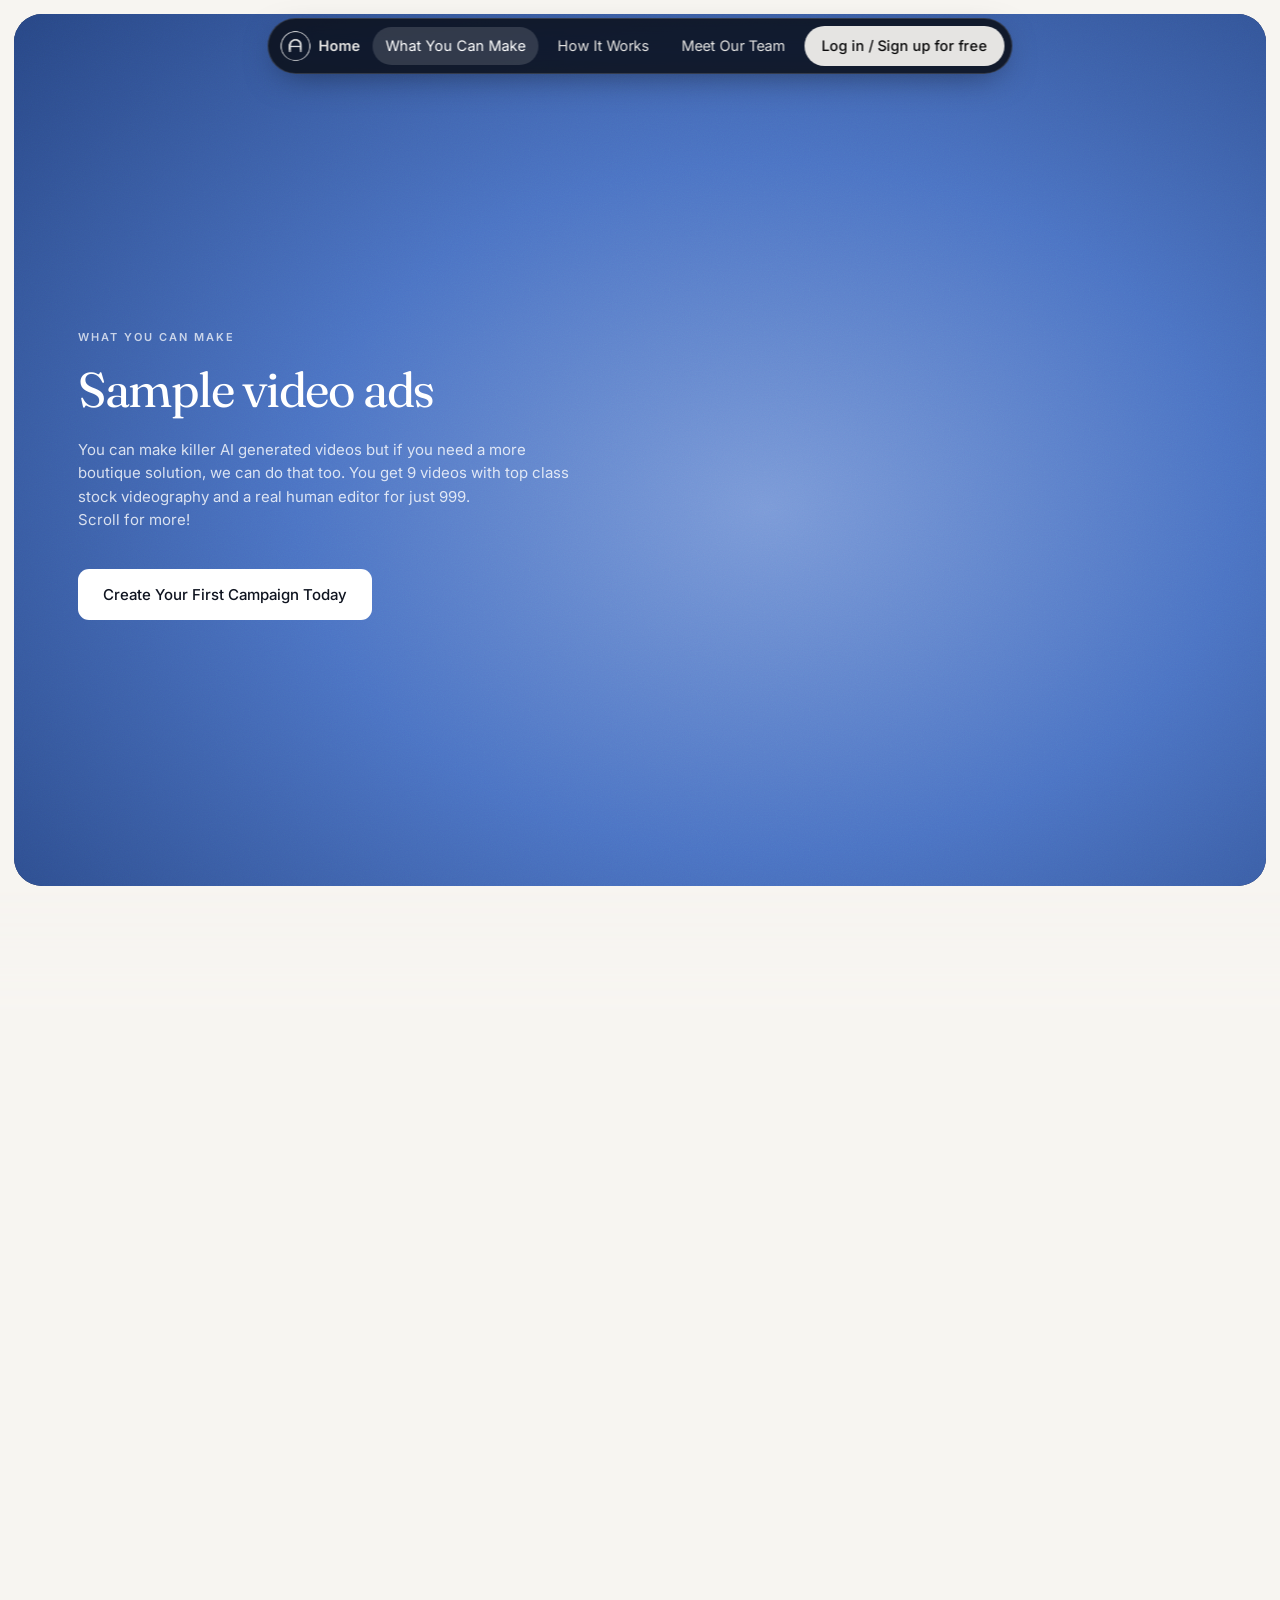
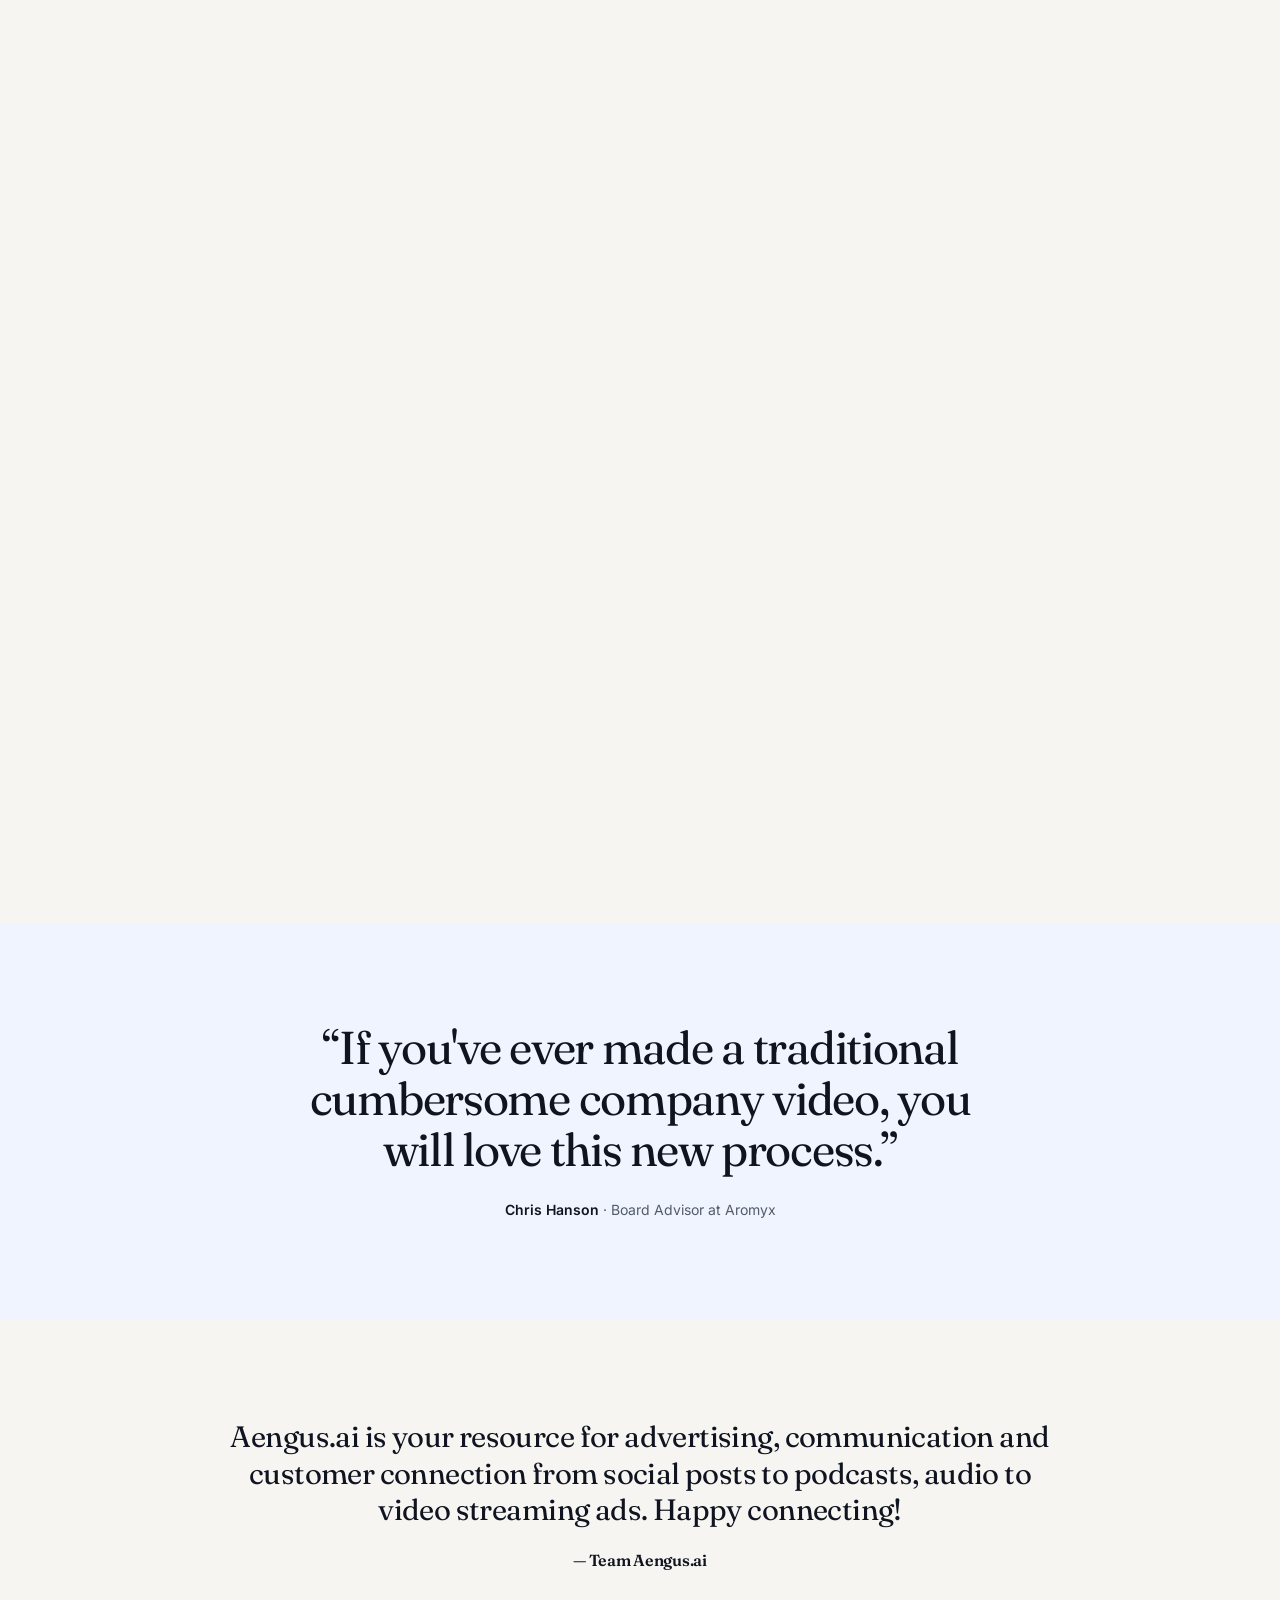
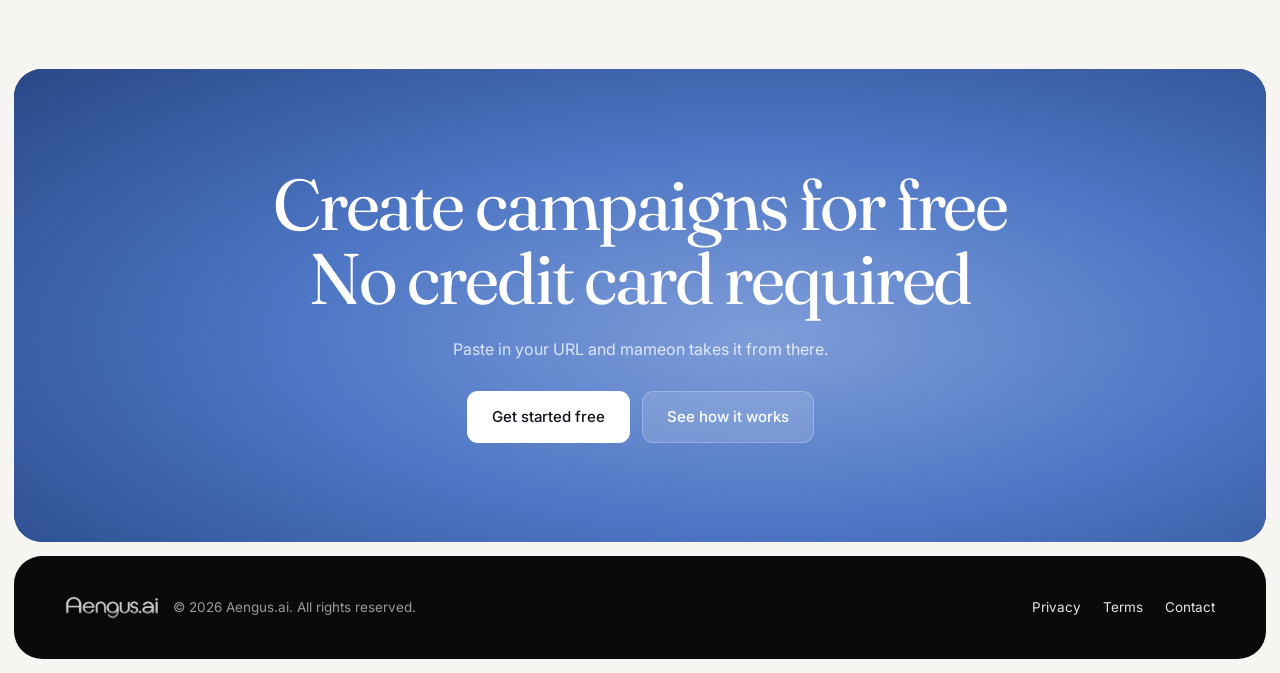
<file: whatyouget.html>
<!DOCTYPE html>
<html lang="en">
<head>
<meta charset="utf-8">
<meta name="viewport" content="width=device-width, initial-scale=1">
<!-- Google Tag Manager — the standard snippet, started once the page has
     loaded instead of in the head, so its scripts do not compete with the
     page for bandwidth or main-thread time on a phone. -->
<script>(function(w,d,s,l,i){w[l]=w[l]||[];w[l].push({'gtm.start':
new Date().getTime(),event:'gtm.js'});var go=function(){var f=d.getElementsByTagName(s)[0],
j=d.createElement(s),dl=l!='dataLayer'?'&l='+l:'';j.async=true;j.src=
'https://www.googletagmanager.com/gtm.js?id='+i+dl;f.parentNode.insertBefore(j,f);};
if(d.readyState==='complete')go();else w.addEventListener('load',go,{once:true});
})(window,document,'script','dataLayer','GTM-NCGPXT5P');</script>
<!-- End Google Tag Manager -->
<title>Aengus — What You Can Make</title>
<meta name="description" content="Sample AI-made video ads in 10, 30 and 60 second cuts, plus a boutique option: 9 videos with top-class stock footage and a real human editor.">
<link rel="canonical" href="https://www.aengus.ai/whatyouget.html">
<link rel="icon" type="image/png" sizes="32x32" href="img/favicon-32.png">
<link rel="icon" type="image/png" sizes="512x512" href="img/favicon-512.png">
<link rel="apple-touch-icon" href="img/favicon-180.png">

<link rel="preload" as="image" href="aengus-wordmark.png">
<link rel="preconnect" href="https://fonts.googleapis.com">
<link rel="preconnect" href="https://fonts.gstatic.com" crossorigin>
<!-- Loaded without blocking first paint; display=swap swaps the faces in when they land. -->
<link rel="preload" as="style" href="https://fonts.googleapis.com/css2?family=Fraunces:opsz,wght@9..144,300;9..144,400;9..144,500&family=Inter:wght@400;500;600&display=swap" onload="this.onload=null;this.rel='stylesheet'">
<noscript><link href="https://fonts.googleapis.com/css2?family=Fraunces:opsz,wght@9..144,300;9..144,400;9..144,500&family=Inter:wght@400;500;600&display=swap" rel="stylesheet"></noscript>

<link rel="stylesheet" href="preview.css">
<script src="preview.js" defer></script>

<script>document.documentElement.className += " js";</script>

<style>
/* ============================================================
   SAMPLE GROUPS
   Three runs of ads by length. Each run gets a rule and a numeral so the page
   reads as a contents list rather than one long scroll of video.
   ============================================================ */
.run{ margin-top:clamp(56px,8vh,96px); }
.run:first-of-type{ margin-top:155px; }
.run-head{
  display:flex; align-items:baseline; gap:16px;
  padding-bottom:16px; border-bottom:1px solid rgba(15,20,32,.12);
}
.run-head .num{
  font-family:var(--display); font-size:clamp(1.6rem,2.6vw,2.4rem);
  line-height:1; color:var(--brand-tint); letter-spacing:-.02em;
}
.run-head h2{
  font-size:clamp(1.5rem,2.6vw,2.2rem); line-height:1.06;
  letter-spacing:-.028em; max-width:none;
}
.run-head .count{ margin-left:auto; font-size:13px; color:var(--ink-faint); white-space:nowrap; }
.run .vgrid{ margin-top:26px; }

/* pull quote, set as an editorial break between the samples and the close */
.pull{ text-align:center; }
.pull blockquote{
  margin:0 auto; max-width:24ch;
  font-family:var(--display); font-weight:400;
  font-size:clamp(1.7rem,3.6vw,3rem); line-height:1.1; letter-spacing:-.028em;
}
.pull .attr{ margin-top:24px; font-size:14px; color:var(--ink-soft); }
.pull .attr b{ color:var(--ink); font-weight:600; }

.statement{ text-align:center; }
.statement p{
  margin:0 auto; max-width:44ch;
  font-family:var(--display); font-size:clamp(1.3rem,2.3vw,1.95rem);
  line-height:1.24; letter-spacing:-.02em;
}
/* .statement p (margin:0 auto) outranks a bare .signoff, so the gap is set
   at the same specificity */
.statement .signoff{ margin-top:22px; font-size:14.5px; color:var(--ink-soft); }
.signoff b{ display:block; font-size:16px; color:var(--ink); font-weight:600; }


/* ============================================================
   CLEARANCE UNDER THE HANDOFF
   The sheet fades in over its first 130px, and at the section's own top
   padding the "10 second ads" rule was starting just past the end of that
   fade — the heading arrived at the very moment the edge finished dissolving,
   with nothing between the two. A little more room so the fade reads as the
   edge of the sheet and the first heading as the start of its content.
   Same conditions as the handoff itself: without it there is no fade to clear.
   ============================================================ */
@media (min-width:981px) and (min-height:640px){
  .sheet > .sec:first-child{ padding-top:calc(clamp(72px,11vh,132px) + 64px); }
}
</style>
</head>
<body>
<!-- Google Tag Manager (noscript) -->
<noscript><iframe src="https://www.googletagmanager.com/ns.html?id=GTM-NCGPXT5P"
height="0" width="0" style="display:none;visibility:hidden"></iframe></noscript>
<!-- End Google Tag Manager (noscript) -->

<!-- ================= NAV ================= -->
<nav class="nav">
  <a class="nav-brand" href="index.html" aria-label="Home">
    <img class="brand-ink nav-mark-img" src="aengus-mark.png" alt="" width="32" height="32">
    <span class="nav-word">Home</span>
  </a>
  <a class="link" href="whatyouget.html" aria-current="page">What You Can Make</a>
  <a class="link" href="how-mameon-works.html">How It Works</a>
  <a class="link" href="meet-our-team.html">Meet Our Team</a>
  <a class="cta" href="https://app.mameon.com" data-location="navbar"><span class="cta-full">Log in / Sign up for free</span><span class="cta-short">Sign up free</span></a>
  <button class="nav-toggle" id="navToggle" type="button"
          aria-expanded="false" aria-controls="navPanel" aria-label="Open menu">
    <span></span><span></span><span></span>
  </button>

  <div class="nav-panel" id="navPanel">
    <a href="whatyouget.html" aria-current="page">What you Can Make</a>
    <a href="how-mameon-works.html">How It Works</a>
    <a href="meet-our-team.html">Meet Our Team</a>
  </div>
</nav>

<!-- ================= MASTHEAD ================= -->
<header class="page-hero tall handoff grain">
  <div class="page-hero-bg" aria-hidden="true"></div>
  <div class="wrap">
    <p class="eyebrow">What you can make</p>
    <h1>Sample video ads</h1>
    <p class="lede">You can make killer AI generated videos but if you need a more boutique solution, we can do that too.
       You get 9 videos with top class stock videography and a real human editor for just 999.</br> Scroll for more!</p>
    <div class="hero-btns">
      <a class="btn btn-solid" href="https://app.mameon.com" data-location="hero">Create Your First Campaign Today</a>
    </div>
  </div>
</header>

<!-- The sheet: everything after the masthead on one opaque surface, so it
     rides up over the blue card as a single sheet rather than in pieces. -->
<div class="sheet">

<!-- ================= SAMPLES ================= -->
<section class="sec" data-reveal-replay>
  <div class="wrap">

    <div class="run" data-reveal-late>
      <div class="run-head">
        <span class="num" aria-hidden="true">01</span>
        <h2>10 second ads</h2>
        <span class="count">3 cuts</span>
      </div>
      <div class="vgrid stagger">
        <figure class="vcard">
          <video controls preload="none" poster="img/ads_poster.jpg">
            <source src="https://storage.googleapis.com/mameon-website-assets/Aromyx_10%20Sec_L.mp4" type="video/mp4">
          </video>
          <figcaption class="vcard-body"><span class="fmt">10s · landscape</span></figcaption>
        </figure>
        <figure class="vcard">
          <video controls preload="none" poster="img/ads_poster.jpg">
            <source src="https://storage.googleapis.com/mameon-website-assets/Aromyx_10%20Sec_S.mp4" type="video/mp4">
          </video>
          <figcaption class="vcard-body"><span class="fmt">10s · square</span></figcaption>
        </figure>
        <figure class="vcard">
          <video controls preload="none" poster="img/ads_poster.jpg">
            <source src="https://storage.googleapis.com/mameon-website-assets/Aromyx_10%20Sec_L_WOT.mp4" type="video/mp4">
          </video>
          <figcaption class="vcard-body"><span class="fmt">10s · landscape, without text</span></figcaption>
        </figure>
      </div>
    </div>

    <div class="run">
      <div class="run-head">
        <span class="num" aria-hidden="true">02</span>
        <h2>30 second ads</h2>
        <span class="count">3 cuts</span>
      </div>
      <div class="vgrid stagger">
        <figure class="vcard">
          <video controls preload="none" poster="img/ads_poster.jpg">
            <source src="https://storage.googleapis.com/mameon-website-assets/Aromyx_30%20Sec_L.mp4" type="video/mp4">
          </video>
          <figcaption class="vcard-body"><span class="fmt">30s · landscape</span></figcaption>
        </figure>
        <figure class="vcard">
          <video controls preload="none" poster="img/ads_poster.jpg">
            <source src="https://storage.googleapis.com/mameon-website-assets/Aromyx_30%20Sec_S.mp4" type="video/mp4">
          </video>
          <figcaption class="vcard-body"><span class="fmt">30s · square</span></figcaption>
        </figure>
        <figure class="vcard">
          <video controls preload="none" poster="img/ads_poster.jpg">
            <source src="https://storage.googleapis.com/mameon-website-assets/Aromyx_30%20Sec_L_WOT.mp4" type="video/mp4">
          </video>
          <figcaption class="vcard-body"><span class="fmt">30s · landscape, without text</span></figcaption>
        </figure>
      </div>
    </div>

    <div class="run">
      <div class="run-head">
        <span class="num" aria-hidden="true">03</span>
        <h2>60 second ads</h2>
        <span class="count">3 cuts</span>
      </div>
      <div class="vgrid stagger">
        <figure class="vcard">
          <video controls preload="none" poster="img/ads_poster.jpg">
            <source src="https://storage.googleapis.com/mameon-website-assets/Aromyx_60%20Sec_L.mp4" type="video/mp4">
          </video>
          <figcaption class="vcard-body"><span class="fmt">60s · landscape</span></figcaption>
        </figure>
        <figure class="vcard">
          <video controls preload="none" poster="img/ads_poster.jpg">
            <source src="https://storage.googleapis.com/mameon-website-assets/Aromyx_60%20Sec_S.mp4" type="video/mp4">
          </video>
          <figcaption class="vcard-body"><span class="fmt">60s · square</span></figcaption>
        </figure>
        <figure class="vcard">
          <video controls preload="none" poster="img/ads_poster.jpg">
            <source src="https://storage.googleapis.com/mameon-website-assets/Aromyx_60%20Sec_L_WOT.mp4" type="video/mp4">
          </video>
          <figcaption class="vcard-body"><span class="fmt">60s · landscape, without text</span></figcaption>
        </figure>
      </div>
    </div>

  </div>
</section>

<!-- ================= PULL QUOTE ================= -->
<section class="sec sec-wash">
  <div class="wrap pull">
    <blockquote>“If you've ever made a traditional cumbersome company video, you will
      love this new process.”</blockquote>
    <p class="attr"><b>Chris Hanson</b> · Board Advisor at Aromyx</p>
  </div>
</section>

<!-- ================= STATEMENT ================= -->
<section class="sec">
  <div class="wrap statement">
    <p>Aengus.ai is your resource for advertising, communication and customer connection
      from social posts to podcasts, audio to video streaming ads. Happy connecting!</p>
    <p class="signoff"><b>— Team Aengus.ai</b></p>
  </div>
</section>

<!-- ================= CLOSING CTA ================= -->
<section class="close-card grain">
  <div class="close-bg" aria-hidden="true"></div>
  <h2>Create campaigns for free<br>No credit card required</h2>
  <p>Paste in your URL and mameon takes it from there.</p>
  <div class="close-btns">
    <a class="btn btn-solid" href="https://app.mameon.com" data-location="footer-cta">Get started free</a>
    <a class="btn btn-ghost" href="how-mameon-works.html">See how it works</a>
  </div>
</section>

<footer>
  <span class="foot-brand">
    <img class="brand-ink foot-word" src="aengus-wordmark.png" alt="Aengus.ai" width="94" height="23">
    © 2026 Aengus.ai. All rights reserved.
  </span>
  <nav>
    <a href="privacy.html">Privacy</a>
    <a href="terms.html">Terms</a>
    <a href="index.html#contactSection">Contact</a>
  </nav>
</footer>

</div><!-- /.sheet -->

<!-- GTM: track signup / login CTA clicks (delegated, so buttons added later are covered too) -->
<script>
document.addEventListener('click', function (e) {
  if (!e.target || !e.target.closest) return;
  var btn = e.target.closest('a[href^="https://app.mameon.com"]');
  if (!btn) return;
  window.dataLayer = window.dataLayer || [];
  window.dataLayer.push({
    event: 'signup_click',
    button_location: btn.dataset.location || 'unknown',
    link_text: (btn.textContent || '').trim()
  });
});
</script>
</body>
</html>
</file>
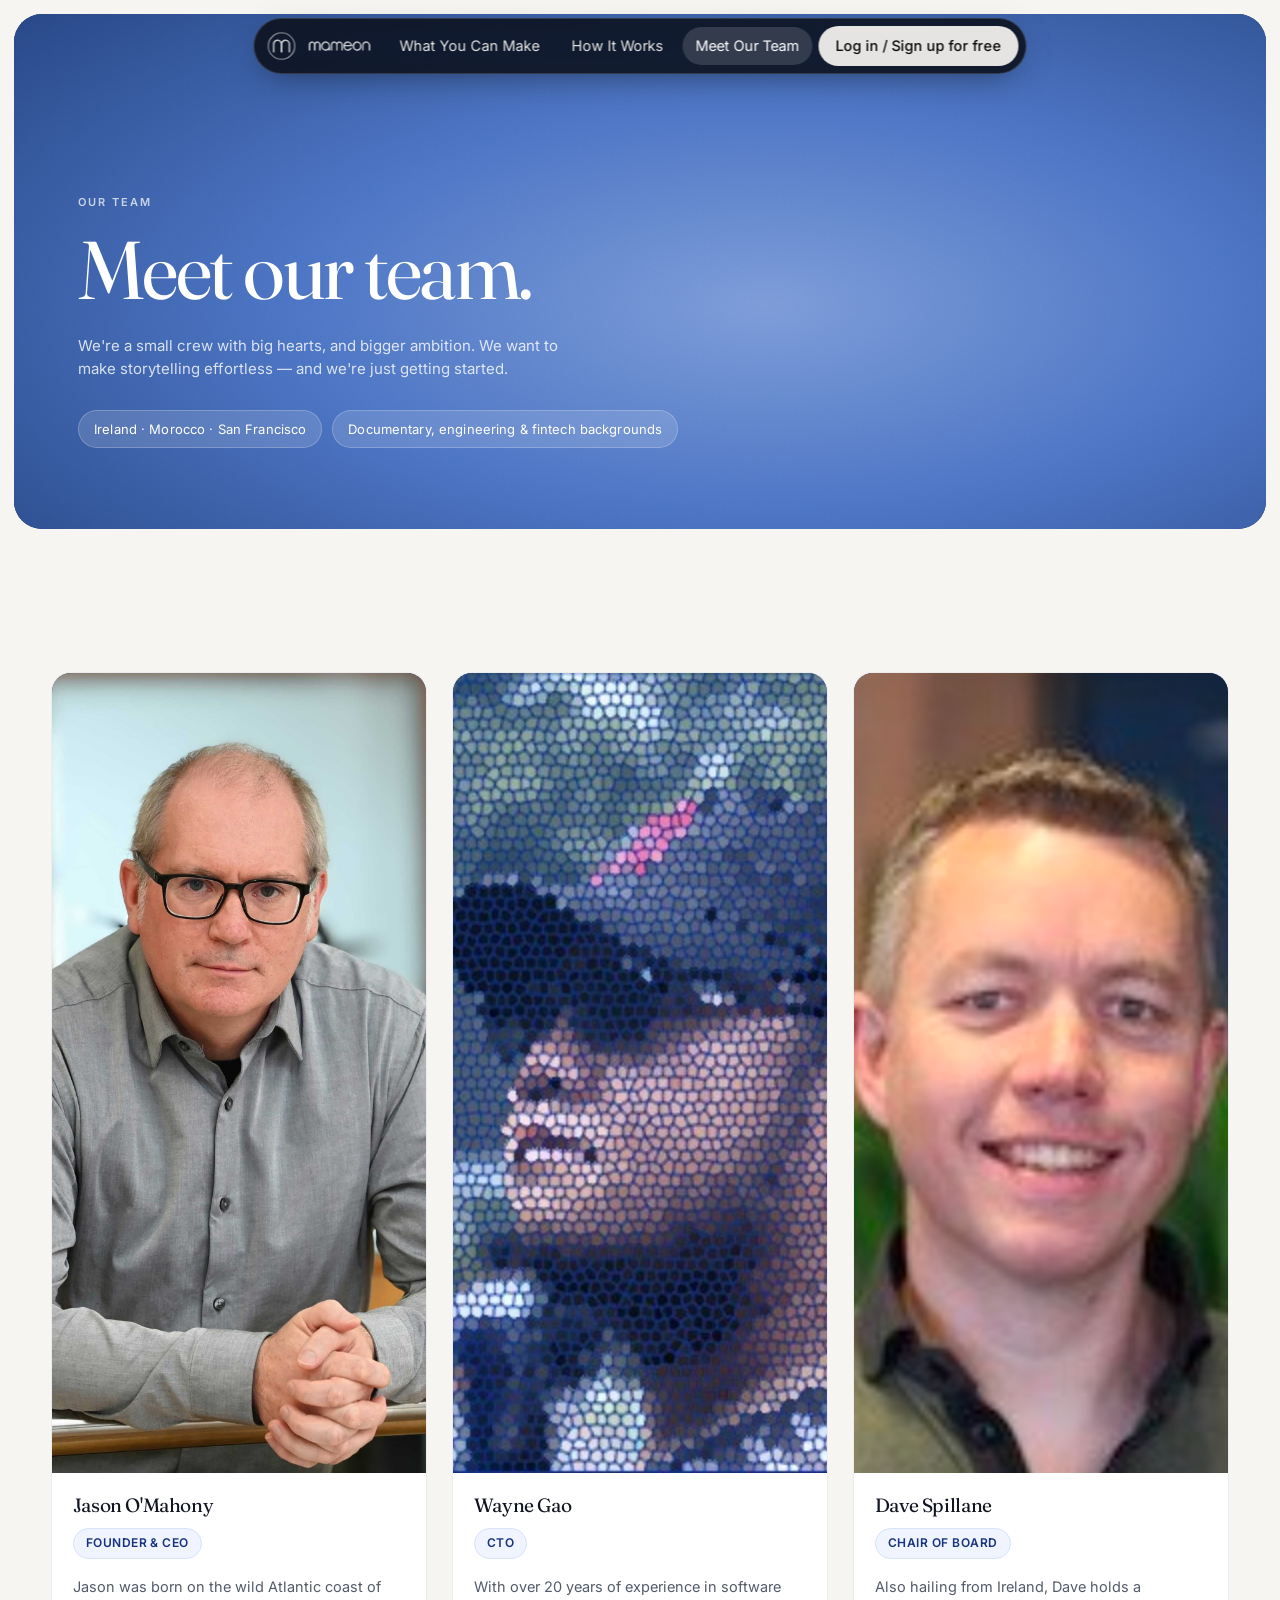
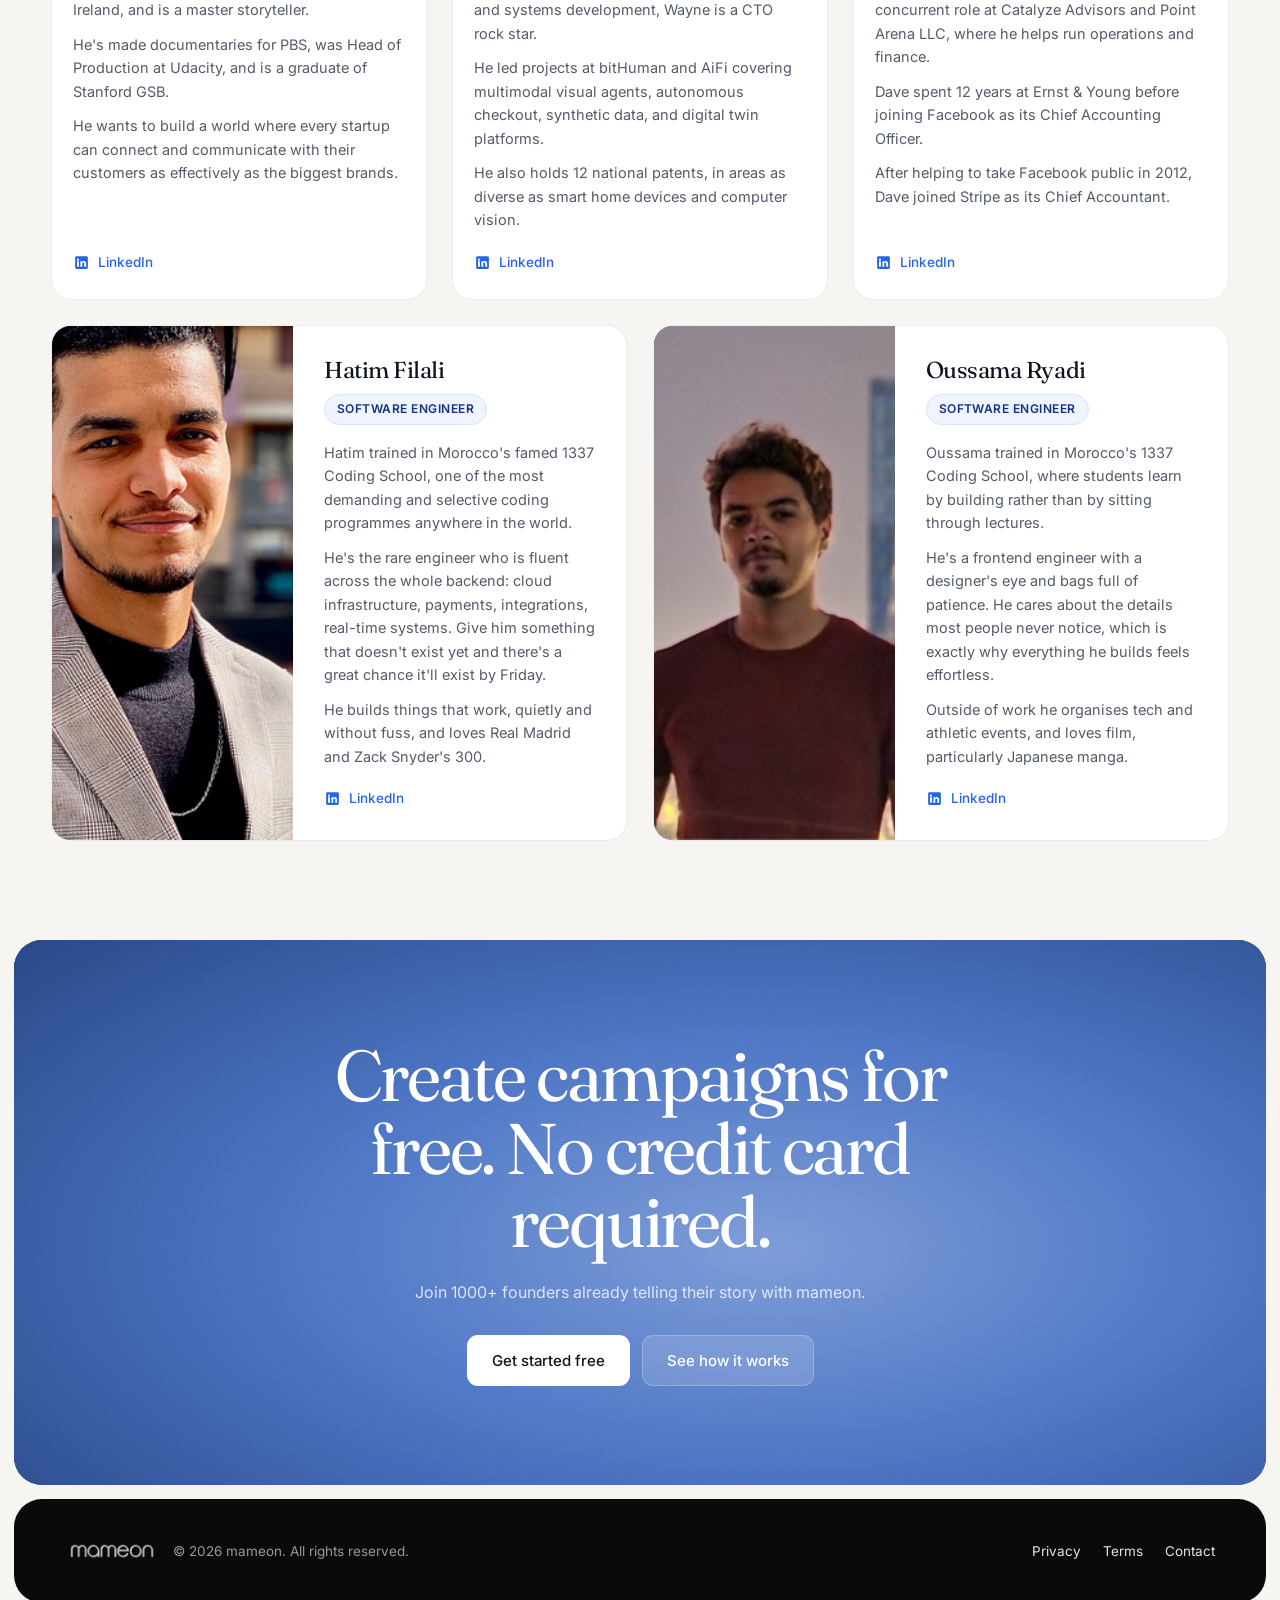
<file: preview/meet-our-team.html>
<!DOCTYPE html>
<html lang="en">
<head>
<meta charset="utf-8">
<meta name="viewport" content="width=device-width, initial-scale=1">
<meta name="robots" content="noindex, nofollow">
<title>mameon — Meet Our Team</title>

<link rel="preload" as="image" href="../wordmark.png">
<link rel="preconnect" href="https://fonts.googleapis.com">
<link rel="preconnect" href="https://fonts.gstatic.com" crossorigin>
<link href="https://fonts.googleapis.com/css2?family=Fraunces:opsz,wght@9..144,300;9..144,400;9..144,500&family=Inter:wght@400;500;600&display=swap" rel="stylesheet">

<link rel="stylesheet" href="preview.css">
<script src="preview.js" defer></script>

<!-- Marks that JS is alive. Reveal styles hang off this class, so if the
     script ever fails, every section renders fully visible. -->
<script>document.documentElement.className += " js";</script>

<style>
/* ============================================================
   TEAM GRID
   Six columns so the founder's card can take half the row and the rest
   sit two-up — an editorial break rather than five identical tiles.
   ============================================================ */
.team{
  display:grid; gap:clamp(18px,2vw,28px); margin-top:44px;
  grid-template-columns:repeat(6, 1fr);
}
.member{
  grid-column:span 2;
  background:var(--paper-pure); border-radius:var(--radius-lg);
  border:1px solid rgba(15,20,32,.08); overflow:hidden;
  display:flex; flex-direction:column;
  transition:transform .25s cubic-bezier(.22,.8,.3,1), box-shadow .25s ease;
}
.member:hover{ transform:translateY(-3px); box-shadow:0 18px 40px -22px rgba(15,20,32,.5); }

.portrait{ position:relative; background:var(--hero-grad); }
/* --focus-x is the per-portrait art direction: lowering it slides the subject
   rightwards in the frame, raising it slides them left. */
.portrait img{
  width:100%; aspect-ratio:4/5; object-fit:cover;
  object-position:var(--focus-x, 50%) 22%;
}
.member-hatim .portrait img{ --focus-x:36%; }
.member-body{ padding:22px clamp(18px,1.6vw,24px) 26px; display:flex; flex-direction:column; flex:1; }
.member-body h2{
  font-size:clamp(1.15rem,1.5vw,1.5rem); line-height:1.14;
  letter-spacing:-.02em; max-width:none;
}
.role{
  align-self:flex-start; margin-top:11px;
  padding:5px 12px; border-radius:999px;
  background:var(--brand-wash); border:1px solid var(--brand-edge);
  font-size:12px; font-weight:600; letter-spacing:.04em; text-transform:uppercase;
  color:var(--brand-deep);
}
.bio{ margin-top:16px; display:grid; gap:11px; }
.bio p{ font-size:14.5px; line-height:1.62; color:var(--ink-soft); }
.li{
  margin-top:auto; align-self:flex-start;
  display:flex; align-items:center; gap:8px; padding-top:20px;
  font-size:13.5px; font-weight:500; color:var(--brand);
}
.li svg{ width:17px; height:17px; fill:currentColor; }
.li:hover{ color:var(--brand-deep); }

/* Row one is three-up. That leaves two for row two, so those go wide and lay
   the portrait beside the words — a change of rhythm, and no dead column. */
.member.wide{ grid-column:span 3; }
@media (min-width:901px){
  .member.wide{ flex-direction:row; }
  .member.wide .portrait{ flex:0 0 42%; }
  .member.wide .portrait img{ height:100%; aspect-ratio:auto; }
  .member.wide .member-body{ padding:clamp(24px,2.4vw,34px); }
  .member.wide h2{ font-size:clamp(1.3rem,1.8vw,1.7rem); }
}

@media (max-width:900px){
  .team{ grid-template-columns:repeat(4, 1fr); }
  .member, .member.wide{ grid-column:span 2; }
}
@media (max-width:640px){
  .team{ grid-template-columns:1fr; }
  .member, .member.wide{ grid-column:auto; }
}
</style>
</head>
<body>

<!-- ================= NAV ================= -->
<nav class="nav">
  <a class="nav-brand" href="redesign.html" aria-label="mameon — home">
    <img class="brand-ink nav-mark-img" src="../logo.png" alt="" width="32" height="32">
    <img class="brand-ink nav-word" src="../wordmark.png" alt="mameon" width="70" height="18">
  </a>
  <a class="link" href="whatyouget.html">What You Can Make</a>
  <a class="link" href="how-mameon-works.html">How It Works</a>
  <a class="link" href="meet-our-team.html" aria-current="page">Meet Our Team</a>
  <a class="cta" href="https://app.mameon.com" aria-label="Log in or sign up for free"><span class="cta-full">Log in / Sign up for free</span><span class="cta-short">Sign up free</span></a>
  <button class="nav-toggle" id="navToggle" type="button"
          aria-expanded="false" aria-controls="navPanel" aria-label="Open menu">
    <span></span><span></span><span></span>
  </button>

  <div class="nav-panel" id="navPanel">
    <a href="whatyouget.html">What you Can Make</a>
    <a href="how-mameon-works.html">How It Works</a>
    <a href="meet-our-team.html" aria-current="page">Meet Our Team</a>
  </div>
</nav>

<!-- ================= MASTHEAD ================= -->
<header class="page-hero grain">
  <div class="page-hero-bg" aria-hidden="true"></div>
  <div class="wrap">
    <p class="eyebrow">Our team</p>
    <h1>Meet our team.</h1>
    <p class="lede">We're a small crew with big hearts, and bigger ambition. We want to
      make storytelling effortless — and we're just getting started.</p>
    <div class="tagrow">
      <span>Ireland · Morocco · San Francisco</span>
      <span>Documentary, engineering &amp; fintech backgrounds</span>
    </div>
  </div>
</header>

<!-- ================= TEAM ================= -->
<section class="sec">
  <div class="wrap">
    <div class="team stagger">

      <article class="member">
        <div class="portrait">
          <img src="../team/Jason.jpg" alt="Jason O'Mahony" width="640" height="800" loading="lazy" decoding="async">
        </div>
        <div class="member-body">
          <h2>Jason O'Mahony</h2>
          <span class="role">Founder &amp; CEO</span>
          <div class="bio">
            <p>Jason was born on the wild Atlantic coast of Ireland, and is a master storyteller.</p>
            <p>He's made documentaries for PBS, was Head of Production at Udacity, and is a
              graduate of Stanford GSB.</p>
            <p>He wants to build a world where every startup can connect and communicate with
              their customers as effectively as the biggest brands.</p>
          </div>
          <a class="li" href="https://www.linkedin.com/in/omahonyjason/" target="_blank" rel="noopener noreferrer">
            <svg viewBox="0 0 24 24" aria-hidden="true"><path d="M19 3A2 2 0 0 1 21 5V19A2 2 0 0 1 19 21H5A2 2 0 0 1 3 19V5A2 2 0 0 1 5 3H19ZM8.34 10.09H5.66V18H8.34V10.09ZM7 6.5A1.56 1.56 0 1 0 7 9.62A1.56 1.56 0 1 0 7 6.5ZM18.34 13.46C18.34 11.07 17.06 9.96 15.35 9.96C13.96 9.96 13.34 10.72 13 11.26V10.09H10.43V18H13.11V14.09C13.11 13.05 13.31 12.04 14.59 12.04C15.85 12.04 15.87 13.22 15.87 14.15V18H18.55V13.46H18.34Z"/></svg>
            LinkedIn
          </a>
        </div>
      </article>

      <article class="member">
        <div class="portrait">
          <img src="../team/Wayne.jpg" alt="Wayne Gao" width="640" height="800" loading="lazy" decoding="async">
        </div>
        <div class="member-body">
          <h2>Wayne Gao</h2>
          <span class="role">CTO</span>
          <div class="bio">
            <p>With over 20 years of experience in software and systems development, Wayne is
              a CTO rock star.</p>
            <p>He led projects at bitHuman and AiFi covering multimodal visual agents,
              autonomous checkout, synthetic data, and digital twin platforms.</p>
            <p>He also holds 12 national patents, in areas as diverse as smart home devices
              and computer vision.</p>
          </div>
          <a class="li" href="https://www.linkedin.com/in/wn80sr/" target="_blank" rel="noopener noreferrer">
            <svg viewBox="0 0 24 24" aria-hidden="true"><path d="M19 3A2 2 0 0 1 21 5V19A2 2 0 0 1 19 21H5A2 2 0 0 1 3 19V5A2 2 0 0 1 5 3H19ZM8.34 10.09H5.66V18H8.34V10.09ZM7 6.5A1.56 1.56 0 1 0 7 9.62A1.56 1.56 0 1 0 7 6.5ZM18.34 13.46C18.34 11.07 17.06 9.96 15.35 9.96C13.96 9.96 13.34 10.72 13 11.26V10.09H10.43V18H13.11V14.09C13.11 13.05 13.31 12.04 14.59 12.04C15.85 12.04 15.87 13.22 15.87 14.15V18H18.55V13.46H18.34Z"/></svg>
            LinkedIn
          </a>
        </div>
      </article>

      <article class="member">
        <div class="portrait">
          <img src="../team/Dave.png" alt="Dave Spillane" width="640" height="800" loading="lazy" decoding="async">
        </div>
        <div class="member-body">
          <h2>Dave Spillane</h2>
          <span class="role">Chair of Board</span>
          <div class="bio">
            <p>Also hailing from Ireland, Dave holds a concurrent role at Catalyze Advisors
              and Point Arena LLC, where he helps run operations and finance.</p>
            <p>Dave spent 12 years at Ernst &amp; Young before joining Facebook as its Chief
              Accounting Officer.</p>
            <p>After helping to take Facebook public in 2012, Dave joined Stripe as its
              Chief Accountant.</p>
          </div>
          <a class="li" href="https://www.linkedin.com/in/davespillane/" target="_blank" rel="noopener noreferrer">
            <svg viewBox="0 0 24 24" aria-hidden="true"><path d="M19 3A2 2 0 0 1 21 5V19A2 2 0 0 1 19 21H5A2 2 0 0 1 3 19V5A2 2 0 0 1 5 3H19ZM8.34 10.09H5.66V18H8.34V10.09ZM7 6.5A1.56 1.56 0 1 0 7 9.62A1.56 1.56 0 1 0 7 6.5ZM18.34 13.46C18.34 11.07 17.06 9.96 15.35 9.96C13.96 9.96 13.34 10.72 13 11.26V10.09H10.43V18H13.11V14.09C13.11 13.05 13.31 12.04 14.59 12.04C15.85 12.04 15.87 13.22 15.87 14.15V18H18.55V13.46H18.34Z"/></svg>
            LinkedIn
          </a>
        </div>
      </article>

      <article class="member wide member-hatim">
        <div class="portrait">
          <img src="../team/Hatim.jpeg" alt="Hatim Filali" width="640" height="800" loading="lazy" decoding="async">
        </div>
        <div class="member-body">
          <h2>Hatim Filali</h2>
          <span class="role">Software Engineer</span>
          <div class="bio">
            <p>Hatim trained in Morocco's famed 1337 Coding School, one of the most demanding
              and selective coding programmes anywhere in the world.</p>
            <p>He's the rare engineer who is fluent across the whole backend: cloud
              infrastructure, payments, integrations, real-time systems. Give him something
              that doesn't exist yet and there's a great chance it'll exist by Friday.</p>
            <p>He builds things that work, quietly and without fuss, and loves Real Madrid
              and Zack Snyder's 300.</p>
          </div>
          <a class="li" href="https://www.linkedin.com/in/hatim-filali-091049249/" target="_blank" rel="noopener noreferrer">
            <svg viewBox="0 0 24 24" aria-hidden="true"><path d="M19 3A2 2 0 0 1 21 5V19A2 2 0 0 1 19 21H5A2 2 0 0 1 3 19V5A2 2 0 0 1 5 3H19ZM8.34 10.09H5.66V18H8.34V10.09ZM7 6.5A1.56 1.56 0 1 0 7 9.62A1.56 1.56 0 1 0 7 6.5ZM18.34 13.46C18.34 11.07 17.06 9.96 15.35 9.96C13.96 9.96 13.34 10.72 13 11.26V10.09H10.43V18H13.11V14.09C13.11 13.05 13.31 12.04 14.59 12.04C15.85 12.04 15.87 13.22 15.87 14.15V18H18.55V13.46H18.34Z"/></svg>
            LinkedIn
          </a>
        </div>
      </article>

      <article class="member wide">
        <div class="portrait">
          <img src="../team/Oussama.jpeg" alt="Oussama Ryadi" width="640" height="800" loading="lazy" decoding="async">
        </div>
        <div class="member-body">
          <h2>Oussama Ryadi</h2>
          <span class="role">Software Engineer</span>
          <div class="bio">
            <p>Oussama trained in Morocco's 1337 Coding School, where students learn by
              building rather than by sitting through lectures.</p>
            <p>He's a frontend engineer with a designer's eye and bags full of patience. He
              cares about the details most people never notice, which is exactly why
              everything he builds feels effortless.</p>
            <p>Outside of work he organises tech and athletic events, and loves film,
              particularly Japanese manga.</p>
          </div>
          <a class="li" href="https://www.linkedin.com/in/oussama-ryadi/" target="_blank" rel="noopener noreferrer">
            <svg viewBox="0 0 24 24" aria-hidden="true"><path d="M19 3A2 2 0 0 1 21 5V19A2 2 0 0 1 19 21H5A2 2 0 0 1 3 19V5A2 2 0 0 1 5 3H19ZM8.34 10.09H5.66V18H8.34V10.09ZM7 6.5A1.56 1.56 0 1 0 7 9.62A1.56 1.56 0 1 0 7 6.5ZM18.34 13.46C18.34 11.07 17.06 9.96 15.35 9.96C13.96 9.96 13.34 10.72 13 11.26V10.09H10.43V18H13.11V14.09C13.11 13.05 13.31 12.04 14.59 12.04C15.85 12.04 15.87 13.22 15.87 14.15V18H18.55V13.46H18.34Z"/></svg>
            LinkedIn
          </a>
        </div>
      </article>

    </div>
  </div>
</section>

<!-- ================= CLOSING CTA ================= -->
<section class="close-card grain">
  <div class="close-bg" aria-hidden="true"></div>
  <h2>Create campaigns for free. No credit card required.</h2>
  <p>Join 1000+ founders already telling their story with mameon.</p>
  <div class="close-btns">
    <a class="btn btn-solid" href="https://app.mameon.com">Get started free</a>
    <a class="btn btn-ghost" href="how-mameon-works.html">See how it works</a>
  </div>
</section>

<footer>
  <span class="foot-brand">
    <img class="brand-ink foot-word" src="../wordmark.png" alt="mameon" width="94" height="24">
    © 2026 mameon. All rights reserved.
  </span>
  <nav>
    <a href="../privacy.html">Privacy</a>
    <a href="../terms.html">Terms</a>
    <a href="../index.html#contactSection">Contact</a>
  </nav>
</footer>

</body>
</html>
</file>
<file: preview.css>
/* ============================================================
   SHARED CHROME FOR THE REDESIGN SUB-PAGES

   redesign.html is deliberately a single self-contained file. The sub-pages
   are not: three copies of the same tokens, nav and footer would drift apart
   the first time one of them was touched. So the shared layer lives here and
   each page adds only what is genuinely its own.
   ============================================================ */

/* ============================================================
   DESIGN TOKENS — same values as redesign.html
   ============================================================ */
:root{
  /* paper & ink */
  --paper:        #F7F5F1;
  --paper-pure:   #FFFFFF;
  --ink:          #0F1420;
  --ink-soft:     #545B69;
  --ink-faint:    #666D7A;

  /* brand ramp */
  --brand:        #2563EB;
  --brand-lift:   #4C8BF9;
  --brand-deep:   #16337F;
  --brand-abyss:  #0B1F52;
  --brand-wash:   #EFF4FE;
  --brand-edge:   #D7E3FB;
  --brand-tint:   #A3BBE6;

  --card-blue: radial-gradient(95% 80% at 50% 28%,
                #FFFFFF 0%, #DFE7F5 34%, #6E90D4 66%, #24427F 100%);
  --hero-grad: radial-gradient(125% 100% at 60% 55%,
                #7C9BD8 0%, #4C74C4 30%, #24427F 68%, #142A54 100%);

  /* chrome */
  --nav-surface:  rgba(10,10,11,.82);
  --nav-border:   rgba(255,255,255,.14);
  --nav-shadow:   rgba(0,0,0,.5);
  --glass:        rgba(255,255,255,.14);
  --glass-border: rgba(255,255,255,.22);
  --hairline:     rgba(255,255,255,.32);

  /* type */
  --display: "Fraunces", Georgia, serif;
  --body:    "Inter", system-ui, sans-serif;

  --radius-xl: 28px;
  --radius-lg: 20px;
  --radius-md: 14px;
  --gutter: clamp(20px, 4vw, 56px);
}

*,*::before,*::after{ box-sizing:border-box; }
body{
  margin:0; background:var(--paper); color:var(--ink);
  font-family:var(--body); font-size:16px; line-height:1.55;
  -webkit-font-smoothing:antialiased;
  overflow-x:hidden;
}
h1,h2,h3{ font-family:var(--display); font-weight:400; margin:0; }
p{ margin:0; }
/* figure defaults to margin:16px 40px, which would inset every video and
   portrait card inside its own grid cell. */
figure,blockquote,figcaption{ margin:0; }
a{ color:inherit; text-decoration:none; }
img{ max-width:100%; display:block; }

/* subtle paper grain for depth */
.grain::after{
  content:""; position:absolute; inset:0; pointer-events:none; z-index:2;
  opacity:.16; mix-blend-mode:overlay;
  background-image:url("data:image/svg+xml,%3Csvg xmlns='http://www.w3.org/2000/svg' width='140' height='140'%3E%3Cfilter id='n'%3E%3CfeTurbulence type='fractalNoise' baseFrequency='.85' numOctaves='3'/%3E%3C/filter%3E%3Crect width='140' height='140' filter='url(%23n)' opacity='.5'/%3E%3C/svg%3E");
}

/* ============================================================
   FLOATING PILL NAV
   ============================================================ */
.nav{
  position:fixed; top:18px; left:50%; transform:translateX(-50%);
  z-index:100; display:flex; align-items:center; gap:6px;
  /* The bar is content-sized, so without a ceiling it runs off both edges on a
     narrow screen. Percentages resolve against the viewport for a fixed box. */
  width:max-content; max-width:calc(100% - 24px);
  padding:7px 7px 7px 9px; border-radius:999px;
  background:var(--nav-surface);
  border:1px solid var(--nav-border);
  box-shadow:0 10px 34px -12px var(--nav-shadow);
  backdrop-filter:blur(18px) saturate(1.5);
  -webkit-backdrop-filter:blur(18px) saturate(1.5);
}
/* The logo art is a pale silver gradient. brightness(0) flattens it to a
   silhouette; on the black bar it is inverted back up to platinum. */
.brand-ink{ filter:brightness(0); opacity:.9; }
.nav .brand-ink{ filter:brightness(0) invert(90%); opacity:.95; }

.nav-brand{
  display:flex; align-items:center; gap:7px; flex:none;
  padding:2px 6px 2px 2px; border-radius:999px;
}
.nav-brand:hover .brand-ink{ opacity:1; }
.nav-mark-img{ width:32px; height:32px; }
.nav-word{ font-size:14.5px; font-weight:600; color:#E5E4E2; white-space:nowrap; }
@media (max-width:420px){ .nav-word{ display:none; } }
.nav a.link{
  padding:8px 13px; border-radius:999px; font-size:14.5px;
  color:#E5E4E2; white-space:nowrap; transition:background .18s ease;
}
.nav a.link:hover{ background:rgba(255,255,255,.10); }
/* the current page reads as already-selected rather than clickable */
.nav a.link[aria-current="page"]{ background:rgba(255,255,255,.14); color:#FFFFFF; }
.nav a.cta{
  padding:9px 17px; border-radius:999px; font-size:14.5px; font-weight:500;
  background:#E5E4E2; color:#0A0A0B; white-space:nowrap;
  transition:background .18s ease, transform .2s cubic-bezier(.22,.8,.3,1);
}
.nav a.cta:hover{ background:#FFFFFF; transform:translateY(-2px) scale(1.03); }
/* The CTA holds the longest string in the bar, so it is what sets the bar's
   width. Past the tablet break it swaps to a short label instead of pushing the
   pill off screen; the accessible name stays whole via aria-label. */
.nav a.cta .cta-short{ display:none; }
@media (max-width:600px){
  .nav a.cta{ padding:9px 14px; }
  .nav a.cta .cta-full{ display:none; }
  .nav a.cta .cta-short{ display:inline; }
}
@media (max-width:360px){
  .nav{ gap:4px; padding:6px 6px 6px 8px; }
  .nav a.cta{ padding:8px 12px; font-size:14px; }
}

/* --- mobile menu --- */
.nav-toggle{
  display:none; width:38px; height:38px; flex:none; padding:0;
  border:0; border-radius:999px; background:transparent; cursor:pointer;
  align-items:center; justify-content:center;
}
.nav-toggle:hover{ background:rgba(255,255,255,.10); }
.nav-toggle span{
  display:block; width:16px; height:1.5px; background:#E5E4E2; border-radius:2px;
  transition:transform .22s ease, opacity .22s ease;
}
.nav-toggle span + span{ margin-top:4px; }
.nav-toggle[aria-expanded="true"] span:nth-child(1){ transform:translateY(5.5px) rotate(45deg); }
.nav-toggle[aria-expanded="true"] span:nth-child(2){ opacity:0; }
.nav-toggle[aria-expanded="true"] span:nth-child(3){ transform:translateY(-5.5px) rotate(-45deg); }

.nav-panel{
  position:absolute; top:calc(100% + 8px); left:0; right:0;
  display:none; flex-direction:column; gap:2px; padding:8px;
  border-radius:20px;
  background:rgba(10,10,11,.94);
  border:1px solid var(--nav-border);
  box-shadow:0 14px 40px -14px var(--nav-shadow);
  backdrop-filter:blur(18px) saturate(1.5);
  -webkit-backdrop-filter:blur(18px) saturate(1.5);
}
.nav-panel.open{ display:flex; }
.nav-panel a{
  padding:11px 14px; border-radius:13px; font-size:15px; color:#E5E4E2;
}
.nav-panel a:hover, .nav-panel a:focus-visible{ background:rgba(255,255,255,.10); }

/* The bar wants 819px with every link and the CTA showing, so it has to fold
   into the hamburger at 843 and up — not 720, where it used to clip the CTA. */
@media (max-width:860px){
  .nav a.link{ display:none; }
  .nav-toggle{ display:flex; }
}
@media (min-width:861px){
  .nav-panel{ display:none !important; }
}

/* visible keyboard focus everywhere — the pill nav sits on varied backdrops */
a:focus-visible, button:focus-visible{
  outline:2px solid var(--brand); outline-offset:3px; border-radius:8px;
}
.page-hero a:focus-visible, .page-hero button:focus-visible,
.close-card a:focus-visible, .close-card button:focus-visible{ outline-color:#fff; }

/* ============================================================
   PAGE HERO
   The gradient card from the landing page, reused as a masthead so every
   sub-page opens in the same voice.
   ============================================================ */
.page-hero{
  position:relative; overflow:hidden; margin:14px 14px 0;
  border-radius:var(--radius-xl); background:var(--brand-abyss); color:#fff;
  /* Top padding was 20vh/190px, set when the h1 was a 5.2rem poster and needed
     the room. With a smaller title it left a gulf between the floating nav bar
     — which ends around 70px down — and the eyebrow, and the block sat low in
     its own card. Pulled back so the space above the copy and the space below
     it are in the same family. */
  padding:clamp(100px,13.5vh,142px) clamp(28px,5vw,64px) clamp(52px,8vh,84px);
}
/* Opt-in full-height card, for the pages whose masthead should open the way
   the home page's hero does rather than at the shorter sub-page height. 28px
   is the card's own top and bottom margin, so the two read as the same object.
   svh first so a phone's collapsing address bar cannot make the card taller
   than the screen; vh behind it for anything without svh. The copy centres in
   the extra room instead of staying pinned to the top of it. */
.page-hero.tall{
  min-height:calc(100vh - 28px);
  min-height:calc(100svh - 28px);
  display:flex; align-items:center;
}
.page-hero.tall .wrap{ width:100%; }

/* Opt-in handoff: the card holds still and everything after it rides up over
   it as one sheet, so the page turns from the masthead to its content instead
   of cutting between them. No script — a sticky card, an opaque sheet above it
   in the stacking order, and the scroll does the rest. The sheet is addressed
   as the card's next sibling so only the page that opts in is affected.

   Wide screens only: on a phone the card is most of the screen and pinning it
   costs more than the transition is worth. */
@media (min-width:981px) and (min-height:640px){
  .page-hero.handoff{ position:sticky; top:14px; z-index:1; }
  .page-hero.handoff + .sheet{
    position:relative; z-index:2;
    background:var(--paper);
    /* The join is what softens, not either card. The sheet fades in over its
       own first 130px, so where the two meet is a gradient from the blue into
       the page rather than an edge — and since that join sits below the fold
       while the card is at rest, nothing of it shows until scrolling has
       started to bring it up. */
    -webkit-mask-image:linear-gradient(to bottom,
       transparent 0, rgba(0,0,0,.35) 52px, rgba(0,0,0,.82) 96px, #000 130px);
            mask-image:linear-gradient(to bottom,
       transparent 0, rgba(0,0,0,.35) 52px, rgba(0,0,0,.82) 96px, #000 130px);
  }
}

.page-hero-bg{
  position:absolute; inset:-16% 0; z-index:0; background:var(--hero-grad);
}
.page-hero .wrap{ position:relative; z-index:3; }
.page-hero .eyebrow{ color:rgba(255,255,255,.72); }
/* Ramp pulled back from 6.4vw/5.2rem. That was set for a masthead standing on
   its own; at 5.2rem a title like "Sample ads made on mameon." fills most of
   the panel and reads as a poster rather than as the head of a page — and on a
   phone the 2.5rem floor was taking four lines. This sits just under the home
   page's headline, which is the size relationship these pages want. */
.page-hero h1{
  font-size:clamp(1.9rem,3.9vw,3.05rem); line-height:1.06;
  letter-spacing:-.03em; max-width:20ch;
}
.page-hero .lede{
  margin-top:22px; max-width:56ch; font-size:clamp(15px,1.15vw,18px);
  color:rgba(255,255,255,.80);
}

/* pill row — formats, counts, anything that labels the page at a glance */
.tagrow{ display:flex; flex-wrap:wrap; gap:10px; margin-top:30px; }
/* Same slot as .tagrow, for the pages whose masthead ends in the sign-up CTA
   rather than in a row of tags. */
/* More air above it than the tag row gets: a button is a heavier object than a
   row of labels, and at 30px it sat too close to the lede to read as its own
   step. */
.hero-btns{ display:flex; flex-wrap:wrap; gap:11px; margin-top:38px; }
.tagrow span{
  padding:8px 15px; border-radius:999px; font-size:13px; letter-spacing:.01em;
  background:var(--glass); border:1px solid var(--glass-border); color:#fff;
  backdrop-filter:blur(10px); -webkit-backdrop-filter:blur(10px);
}

/* ============================================================
   SECTIONS
   ============================================================ */
.sec{ padding:clamp(72px,11vh,132px) var(--gutter); }
.wrap{ max-width:1180px; margin:0 auto; }
.eyebrow{
  font-size:11px; letter-spacing:.18em; text-transform:uppercase;
  color:var(--brand); font-weight:600; margin-bottom:18px;
}
.sec h2{
  font-size:clamp(1.9rem,4.2vw,3.3rem); line-height:1.04;
  letter-spacing:-.03em; max-width:20ch;
}
.sec .lede{
  margin-top:20px; max-width:56ch; font-size:clamp(15px,1.1vw,17.5px);
  color:var(--ink-soft);
}
.sec-wash{ background:var(--brand-wash); }

.btn{
  padding:13px 24px; border-radius:11px; font-size:15px; font-weight:500;
  border:1px solid transparent; cursor:pointer; font-family:var(--body);
  display:inline-block;
  transition:background .2s ease, transform .2s cubic-bezier(.22,.8,.3,1),
             box-shadow .2s ease;
}
.btn:hover{ transform:translateY(-2px) scale(1.02); box-shadow:0 10px 24px -10px rgba(0,0,0,.45); }
.btn:active{ transform:translateY(0) scale(.99); }
.btn-ghost{
  background:var(--glass); border-color:var(--glass-border); color:#fff;
  backdrop-filter:blur(10px);
}
.btn-ghost:hover{ background:rgba(255,255,255,.24); }
.btn-solid{ background:#fff; color:var(--ink); }
.btn-solid:hover{ background:var(--brand-wash); }

/* ============================================================
   VIDEO CARDS
   Shared by the samples page and the walkthroughs page. Sources are a mix of
   landscape and square, so the frame is fixed and the video is contained
   inside it — square clips letterbox on a dark ground instead of being
   cropped, and the grid keeps its rhythm either way.
   ============================================================ */
.vgrid{
  display:grid; gap:clamp(18px,2vw,28px); margin-top:38px;
  grid-template-columns:repeat(auto-fit, minmax(300px, 1fr));
}
.vcard{
  background:var(--paper-pure); border-radius:var(--radius-lg);
  border:1px solid rgba(15,20,32,.08); overflow:hidden;
  display:flex; flex-direction:column;
  transition:transform .25s cubic-bezier(.22,.8,.3,1), box-shadow .25s ease;
}
.vcard:hover{ transform:translateY(-3px); box-shadow:0 18px 40px -22px rgba(15,20,32,.5); }
.vcard video{
  width:100%; aspect-ratio:16/9; object-fit:contain;
  background:var(--brand-abyss); display:block;
}
.vcard-body{ padding:20px clamp(18px,1.6vw,24px) 24px; }
.vcard-body h3{
  font-size:clamp(1.05rem,1.3vw,1.32rem); line-height:1.18;
  letter-spacing:-.015em;
}
.vcard-body p{ margin-top:10px; font-size:14.5px; color:var(--ink-soft); }
/* the samples page labels format only — a caption, not a heading */
.vcard-body .fmt{
  font-family:var(--body); font-size:13px; letter-spacing:.01em;
  color:var(--ink-faint);
}

/* ============================================================
   CLOSING CTA + FOOTER
   ============================================================ */
.close-card{
  position:relative; overflow:hidden; margin:0 14px 14px;
  border-radius:var(--radius-xl); background:var(--brand-abyss);
  padding:clamp(56px,11vh,132px) clamp(28px,5vw,64px); color:#fff;
  text-align:center;
}
.close-bg{
  position:absolute; inset:-16% 0; z-index:0; background:var(--hero-grad);
}
.close-card h2{
  position:relative; z-index:3; margin:0 auto;
  font-size:clamp(2.2rem,5.6vw,4.6rem); line-height:1.02; letter-spacing:-.03em;
  /* 28ch, not 16: every closing heading here is written as two lines with the
     break in it, and at 16ch each of those lines broke again before its own
     break arrived — "Create campaigns for free" alone came out in two. This is
     the longer written line and no more, so the authored breaks are the only
     ones that happen. */
  max-width:28ch;
}
.close-card p{
  position:relative; z-index:3;
  margin:22px auto 30px; max-width:46ch; color:rgba(255,255,255,.78); font-size:16px;
}
.close-btns{
  position:relative; z-index:3;
  display:flex; gap:12px; justify-content:center; flex-wrap:wrap;
}

footer{
  padding:40px clamp(24px,4vw,56px); display:flex; justify-content:space-between;
  align-items:center; gap:20px; flex-wrap:wrap;
  font-size:13.5px; color:#9A9994;
  background:#0A0A0B; border-radius:var(--radius-xl);
  margin:0 14px 14px;
}
footer nav{ display:flex; gap:22px; }
footer a{ color:#E5E4E2; }
footer a:hover{ color:#FFFFFF; }
/* The link to the page you are already on carries no href, so it keeps its place
   in the row without being a target — clicking it would only reload and drop the
   reader back at the top. Muted so it reads as current rather than dead. */
footer nav [aria-current="page"],
footer nav [aria-current="page"]:hover{ color:#9A9994; cursor:default; }
.foot-brand{ display:flex; align-items:center; gap:14px; flex-wrap:wrap; }
.foot-word{ width:94px; height:auto; opacity:.85; filter:brightness(0) invert(90%); }

/* ============================================================
   REVEAL
   CSS-driven off the .js class, so a failed script leaves everything
   visible rather than stuck at opacity 0.
   The hero copy's entrance starts at opacity .01, not 0: Chrome does not count
   an element at opacity 0 as painted, so its Largest Contentful Paint was held
   back until the page load event. 1% is invisible and counts at first paint.
   The scroll reveals below keep 0 — at .01 the accessibility audit reads their
   not-yet-revealed text as failing colour contrast.
   ============================================================ */
@keyframes rise{ from{ opacity:.01; transform:translateY(26px);} to{ opacity:1; transform:none; } }

.js .page-hero .eyebrow,
.js .page-hero h1,
.js .page-hero .lede,
.js .page-hero .tagrow,
.js .page-hero .hero-btns{ animation:rise .95s cubic-bezier(.22,.8,.3,1) backwards; }
.js .page-hero .eyebrow{ animation-delay:.10s; }
.js .page-hero h1{ animation-delay:.17s; }
.js .page-hero .lede{ animation-delay:.26s; }
.js .page-hero .tagrow,
.js .page-hero .hero-btns{ animation-delay:.34s; }

.js .reveal{ opacity:0; transform:translateY(22px); }
.js .reveal.in{
  opacity:1; transform:none;
  transition:opacity .8s cubic-bezier(.22,.8,.3,1), transform .8s cubic-bezier(.22,.8,.3,1);
}
/* cards in a grid cascade rather than arriving as one slab */
/* Replayable reveals (see preview.js) fade back out when they leave. The
   resting state needs its own transition for that — without one, removing .in
   snaps the element out mid-screen. Sits above the .in rules on purpose: same
   specificity, so the entrance still takes its own easing and cascade. */
.js [data-reveal-replay] .reveal,
.js [data-reveal-replay] .stagger > *{
  transition:opacity .45s ease, transform .45s ease;
}
.js .stagger > *{ opacity:0; transform:translateY(18px) scale(.985); }
.js .stagger.in > *{
  opacity:1; transform:none;
  transition:opacity .6s cubic-bezier(.22,.8,.3,1), transform .6s cubic-bezier(.22,.8,.3,1);
}
.js .stagger.in > *:nth-child(1){ transition-delay:0s }
.js .stagger.in > *:nth-child(2){ transition-delay:.07s }
.js .stagger.in > *:nth-child(3){ transition-delay:.14s }
.js .stagger.in > *:nth-child(4){ transition-delay:.21s }
.js .stagger.in > *:nth-child(5){ transition-delay:.28s }
.js .stagger.in > *:nth-child(6){ transition-delay:.35s }
.js .stagger.in > *:nth-child(7){ transition-delay:.42s }
.js .stagger.in > *:nth-child(8){ transition-delay:.49s }
.js .stagger.in > *:nth-child(9){ transition-delay:.56s }

@media (prefers-reduced-motion:reduce){
  *{ animation:none !important; transition:none !important; }
  .js .reveal{ opacity:1 !important; transform:none !important; }
  .js .stagger > *{ opacity:1 !important; transform:none !important; }
}
</file>
<file: preview/preview.css>
/* ============================================================
   SHARED CHROME FOR THE REDESIGN SUB-PAGES

   redesign.html is deliberately a single self-contained file. The sub-pages
   are not: three copies of the same tokens, nav and footer would drift apart
   the first time one of them was touched. So the shared layer lives here and
   each page adds only what is genuinely its own.
   ============================================================ */

/* ============================================================
   DESIGN TOKENS — same values as redesign.html
   ============================================================ */
:root{
  /* paper & ink */
  --paper:        #F7F5F1;
  --paper-pure:   #FFFFFF;
  --ink:          #0F1420;
  --ink-soft:     #545B69;
  --ink-faint:    #666D7A;

  /* brand ramp */
  --brand:        #2563EB;
  --brand-lift:   #4C8BF9;
  --brand-deep:   #16337F;
  --brand-abyss:  #0B1F52;
  --brand-wash:   #EFF4FE;
  --brand-edge:   #D7E3FB;
  --brand-tint:   #A3BBE6;

  --card-blue: radial-gradient(95% 80% at 50% 28%,
                #FFFFFF 0%, #DFE7F5 34%, #6E90D4 66%, #24427F 100%);
  --hero-grad: radial-gradient(125% 100% at 60% 55%,
                #7C9BD8 0%, #4C74C4 30%, #24427F 68%, #142A54 100%);

  /* chrome */
  --nav-surface:  rgba(10,10,11,.82);
  --nav-border:   rgba(255,255,255,.14);
  --nav-shadow:   rgba(0,0,0,.5);
  --glass:        rgba(255,255,255,.14);
  --glass-border: rgba(255,255,255,.22);
  --hairline:     rgba(255,255,255,.32);

  /* type */
  --display: "Fraunces", Georgia, serif;
  --body:    "Inter", system-ui, sans-serif;

  --radius-xl: 28px;
  --radius-lg: 20px;
  --radius-md: 14px;
  --gutter: clamp(20px, 4vw, 56px);
}

*,*::before,*::after{ box-sizing:border-box; }
body{
  margin:0; background:var(--paper); color:var(--ink);
  font-family:var(--body); font-size:16px; line-height:1.55;
  -webkit-font-smoothing:antialiased;
  overflow-x:hidden;
}
h1,h2,h3{ font-family:var(--display); font-weight:400; margin:0; }
p{ margin:0; }
/* figure defaults to margin:16px 40px, which would inset every video and
   portrait card inside its own grid cell. */
figure,blockquote,figcaption{ margin:0; }
a{ color:inherit; text-decoration:none; }
img{ max-width:100%; display:block; }

/* subtle paper grain for depth */
.grain::after{
  content:""; position:absolute; inset:0; pointer-events:none; z-index:2;
  opacity:.16; mix-blend-mode:overlay;
  background-image:url("data:image/svg+xml,%3Csvg xmlns='http://www.w3.org/2000/svg' width='140' height='140'%3E%3Cfilter id='n'%3E%3CfeTurbulence type='fractalNoise' baseFrequency='.85' numOctaves='3'/%3E%3C/filter%3E%3Crect width='140' height='140' filter='url(%23n)' opacity='.5'/%3E%3C/svg%3E");
}

/* ============================================================
   FLOATING PILL NAV
   ============================================================ */
.nav{
  position:fixed; top:18px; left:50%; transform:translateX(-50%);
  z-index:100; display:flex; align-items:center; gap:6px;
  /* The bar is content-sized, so without a ceiling it runs off both edges on a
     narrow screen. Percentages resolve against the viewport for a fixed box. */
  width:max-content; max-width:calc(100% - 24px);
  padding:7px 7px 7px 9px; border-radius:999px;
  background:var(--nav-surface);
  border:1px solid var(--nav-border);
  box-shadow:0 10px 34px -12px var(--nav-shadow);
  backdrop-filter:blur(18px) saturate(1.5);
  -webkit-backdrop-filter:blur(18px) saturate(1.5);
}
/* The logo art is a pale silver gradient. brightness(0) flattens it to a
   silhouette; on the black bar it is inverted back up to platinum. */
.brand-ink{ filter:brightness(0); opacity:.9; }
.nav .brand-ink{ filter:brightness(0) invert(90%); opacity:.95; }

.nav-brand{
  display:flex; align-items:center; gap:7px; flex:none;
  padding:2px 6px 2px 2px; border-radius:999px;
}
.nav-brand:hover .brand-ink{ opacity:1; }
.nav-mark-img{ width:32px; height:32px; }
.nav-word{ width:70px; height:auto; }
@media (max-width:420px){ .nav-word{ display:none; } }
.nav a.link{
  padding:8px 13px; border-radius:999px; font-size:14.5px;
  color:#E5E4E2; white-space:nowrap; transition:background .18s ease;
}
.nav a.link:hover{ background:rgba(255,255,255,.10); }
/* the current page reads as already-selected rather than clickable */
.nav a.link[aria-current="page"]{ background:rgba(255,255,255,.14); color:#FFFFFF; }
.nav a.cta{
  padding:9px 17px; border-radius:999px; font-size:14.5px; font-weight:500;
  background:#E5E4E2; color:#0A0A0B; white-space:nowrap;
  transition:background .18s ease, transform .2s cubic-bezier(.22,.8,.3,1);
}
.nav a.cta:hover{ background:#FFFFFF; transform:translateY(-2px) scale(1.03); }
/* The CTA holds the longest string in the bar, so it is what sets the bar's
   width. Past the tablet break it swaps to a short label instead of pushing the
   pill off screen; the accessible name stays whole via aria-label. */
.nav a.cta .cta-short{ display:none; }
@media (max-width:600px){
  .nav a.cta{ padding:9px 14px; }
  .nav a.cta .cta-full{ display:none; }
  .nav a.cta .cta-short{ display:inline; }
}
@media (max-width:360px){
  .nav{ gap:4px; padding:6px 6px 6px 8px; }
  .nav a.cta{ padding:8px 12px; font-size:14px; }
}

/* --- mobile menu --- */
.nav-toggle{
  display:none; width:38px; height:38px; flex:none; padding:0;
  border:0; border-radius:999px; background:transparent; cursor:pointer;
  align-items:center; justify-content:center;
}
.nav-toggle:hover{ background:rgba(255,255,255,.10); }
.nav-toggle span{
  display:block; width:16px; height:1.5px; background:#E5E4E2; border-radius:2px;
  transition:transform .22s ease, opacity .22s ease;
}
.nav-toggle span + span{ margin-top:4px; }
.nav-toggle[aria-expanded="true"] span:nth-child(1){ transform:translateY(5.5px) rotate(45deg); }
.nav-toggle[aria-expanded="true"] span:nth-child(2){ opacity:0; }
.nav-toggle[aria-expanded="true"] span:nth-child(3){ transform:translateY(-5.5px) rotate(-45deg); }

.nav-panel{
  position:absolute; top:calc(100% + 8px); left:0; right:0;
  display:none; flex-direction:column; gap:2px; padding:8px;
  border-radius:20px;
  background:rgba(10,10,11,.94);
  border:1px solid var(--nav-border);
  box-shadow:0 14px 40px -14px var(--nav-shadow);
  backdrop-filter:blur(18px) saturate(1.5);
  -webkit-backdrop-filter:blur(18px) saturate(1.5);
}
.nav-panel.open{ display:flex; }
.nav-panel a{
  padding:11px 14px; border-radius:13px; font-size:15px; color:#E5E4E2;
}
.nav-panel a:hover, .nav-panel a:focus-visible{ background:rgba(255,255,255,.10); }

/* The bar wants 819px with every link and the CTA showing, so it has to fold
   into the hamburger at 843 and up — not 720, where it used to clip the CTA. */
@media (max-width:860px){
  .nav a.link{ display:none; }
  .nav-toggle{ display:flex; }
}
@media (min-width:861px){
  .nav-panel{ display:none !important; }
}

/* visible keyboard focus everywhere — the pill nav sits on varied backdrops */
a:focus-visible, button:focus-visible{
  outline:2px solid var(--brand); outline-offset:3px; border-radius:8px;
}
.page-hero a:focus-visible, .page-hero button:focus-visible,
.close-card a:focus-visible, .close-card button:focus-visible{ outline-color:#fff; }

/* ============================================================
   PAGE HERO
   The gradient card from the landing page, reused as a masthead so every
   sub-page opens in the same voice.
   ============================================================ */
.page-hero{
  position:relative; overflow:hidden; margin:14px 14px 0;
  border-radius:var(--radius-xl); background:var(--brand-abyss); color:#fff;
  padding:clamp(120px,20vh,190px) clamp(28px,5vw,64px) clamp(56px,9vh,96px);
}
.page-hero-bg{
  position:absolute; inset:-16% 0; z-index:0; background:var(--hero-grad);
}
.page-hero .wrap{ position:relative; z-index:3; }
.page-hero .eyebrow{ color:rgba(255,255,255,.72); }
.page-hero h1{
  font-size:clamp(2.5rem,6.4vw,5.2rem); line-height:1.01;
  letter-spacing:-.033em; max-width:20ch;
}
.page-hero .lede{
  margin-top:22px; max-width:56ch; font-size:clamp(15px,1.15vw,18px);
  color:rgba(255,255,255,.80);
}

/* pill row — formats, counts, anything that labels the page at a glance */
.tagrow{ display:flex; flex-wrap:wrap; gap:10px; margin-top:30px; }
.tagrow span{
  padding:8px 15px; border-radius:999px; font-size:13px; letter-spacing:.01em;
  background:var(--glass); border:1px solid var(--glass-border); color:#fff;
  backdrop-filter:blur(10px); -webkit-backdrop-filter:blur(10px);
}

/* ============================================================
   SECTIONS
   ============================================================ */
.sec{ padding:clamp(72px,11vh,132px) var(--gutter); }
.wrap{ max-width:1180px; margin:0 auto; }
.eyebrow{
  font-size:11px; letter-spacing:.18em; text-transform:uppercase;
  color:var(--brand); font-weight:600; margin-bottom:18px;
}
.sec h2{
  font-size:clamp(1.9rem,4.2vw,3.3rem); line-height:1.04;
  letter-spacing:-.03em; max-width:20ch;
}
.sec .lede{
  margin-top:20px; max-width:56ch; font-size:clamp(15px,1.1vw,17.5px);
  color:var(--ink-soft);
}
.sec-wash{ background:var(--brand-wash); }

.btn{
  padding:13px 24px; border-radius:11px; font-size:15px; font-weight:500;
  border:1px solid transparent; cursor:pointer; font-family:var(--body);
  display:inline-block;
  transition:background .2s ease, transform .2s cubic-bezier(.22,.8,.3,1),
             box-shadow .2s ease;
}
.btn:hover{ transform:translateY(-2px) scale(1.02); box-shadow:0 10px 24px -10px rgba(0,0,0,.45); }
.btn:active{ transform:translateY(0) scale(.99); }
.btn-ghost{
  background:var(--glass); border-color:var(--glass-border); color:#fff;
  backdrop-filter:blur(10px);
}
.btn-ghost:hover{ background:rgba(255,255,255,.24); }
.btn-solid{ background:#fff; color:var(--ink); }
.btn-solid:hover{ background:var(--brand-wash); }

/* ============================================================
   VIDEO CARDS
   Shared by the samples page and the walkthroughs page. Sources are a mix of
   landscape and square, so the frame is fixed and the video is contained
   inside it — square clips letterbox on a dark ground instead of being
   cropped, and the grid keeps its rhythm either way.
   ============================================================ */
.vgrid{
  display:grid; gap:clamp(18px,2vw,28px); margin-top:38px;
  grid-template-columns:repeat(auto-fit, minmax(300px, 1fr));
}
.vcard{
  background:var(--paper-pure); border-radius:var(--radius-lg);
  border:1px solid rgba(15,20,32,.08); overflow:hidden;
  display:flex; flex-direction:column;
  transition:transform .25s cubic-bezier(.22,.8,.3,1), box-shadow .25s ease;
}
.vcard:hover{ transform:translateY(-3px); box-shadow:0 18px 40px -22px rgba(15,20,32,.5); }
.vcard video{
  width:100%; aspect-ratio:16/9; object-fit:contain;
  background:var(--brand-abyss); display:block;
}
.vcard-body{ padding:20px clamp(18px,1.6vw,24px) 24px; }
.vcard-body h3{
  font-size:clamp(1.05rem,1.3vw,1.32rem); line-height:1.18;
  letter-spacing:-.015em;
}
.vcard-body p{ margin-top:10px; font-size:14.5px; color:var(--ink-soft); }
/* the samples page labels format only — a caption, not a heading */
.vcard-body .fmt{
  font-family:var(--body); font-size:13px; letter-spacing:.01em;
  color:var(--ink-faint);
}

/* ============================================================
   CLOSING CTA + FOOTER
   ============================================================ */
.close-card{
  position:relative; overflow:hidden; margin:0 14px 14px;
  border-radius:var(--radius-xl); background:var(--brand-abyss);
  padding:clamp(56px,11vh,132px) clamp(28px,5vw,64px); color:#fff;
  text-align:center;
}
.close-bg{
  position:absolute; inset:-16% 0; z-index:0; background:var(--hero-grad);
}
.close-card h2{
  position:relative; z-index:3; margin:0 auto;
  font-size:clamp(2.2rem,5.6vw,4.6rem); line-height:1.02; letter-spacing:-.03em;
  max-width:16ch;
}
.close-card p{
  position:relative; z-index:3;
  margin:22px auto 30px; max-width:46ch; color:rgba(255,255,255,.78); font-size:16px;
}
.close-btns{
  position:relative; z-index:3;
  display:flex; gap:12px; justify-content:center; flex-wrap:wrap;
}

footer{
  padding:40px clamp(24px,4vw,56px); display:flex; justify-content:space-between;
  align-items:center; gap:20px; flex-wrap:wrap;
  font-size:13.5px; color:#9A9994;
  background:#0A0A0B; border-radius:var(--radius-xl);
  margin:0 14px 14px;
}
footer nav{ display:flex; gap:22px; }
footer a{ color:#E5E4E2; }
footer a:hover{ color:#FFFFFF; }
.foot-brand{ display:flex; align-items:center; gap:14px; flex-wrap:wrap; }
.foot-word{ width:94px; height:auto; opacity:.85; filter:brightness(0) invert(90%); }

/* ============================================================
   REVEAL
   CSS-driven off the .js class, so a failed script leaves everything
   visible rather than stuck at opacity 0.
   ============================================================ */
@keyframes rise{ from{ opacity:0; transform:translateY(26px);} to{ opacity:1; transform:none; } }

.js .page-hero .eyebrow,
.js .page-hero h1,
.js .page-hero .lede,
.js .page-hero .tagrow{ animation:rise .95s cubic-bezier(.22,.8,.3,1) backwards; }
.js .page-hero .eyebrow{ animation-delay:.10s; }
.js .page-hero h1{ animation-delay:.17s; }
.js .page-hero .lede{ animation-delay:.26s; }
.js .page-hero .tagrow{ animation-delay:.34s; }

.js .reveal{ opacity:0; transform:translateY(22px); }
.js .reveal.in{
  opacity:1; transform:none;
  transition:opacity .8s cubic-bezier(.22,.8,.3,1), transform .8s cubic-bezier(.22,.8,.3,1);
}
/* cards in a grid cascade rather than arriving as one slab */
.js .stagger > *{ opacity:0; transform:translateY(18px) scale(.985); }
.js .stagger.in > *{
  opacity:1; transform:none;
  transition:opacity .6s cubic-bezier(.22,.8,.3,1), transform .6s cubic-bezier(.22,.8,.3,1);
}
.js .stagger.in > *:nth-child(1){ transition-delay:0s }
.js .stagger.in > *:nth-child(2){ transition-delay:.07s }
.js .stagger.in > *:nth-child(3){ transition-delay:.14s }
.js .stagger.in > *:nth-child(4){ transition-delay:.21s }
.js .stagger.in > *:nth-child(5){ transition-delay:.28s }
.js .stagger.in > *:nth-child(6){ transition-delay:.35s }
.js .stagger.in > *:nth-child(7){ transition-delay:.42s }
.js .stagger.in > *:nth-child(8){ transition-delay:.49s }
.js .stagger.in > *:nth-child(9){ transition-delay:.56s }

@media (prefers-reduced-motion:reduce){
  *{ animation:none !important; transition:none !important; }
  .js .reveal{ opacity:1 !important; transform:none !important; }
  .js .stagger > *{ opacity:1 !important; transform:none !important; }
}
</file>
